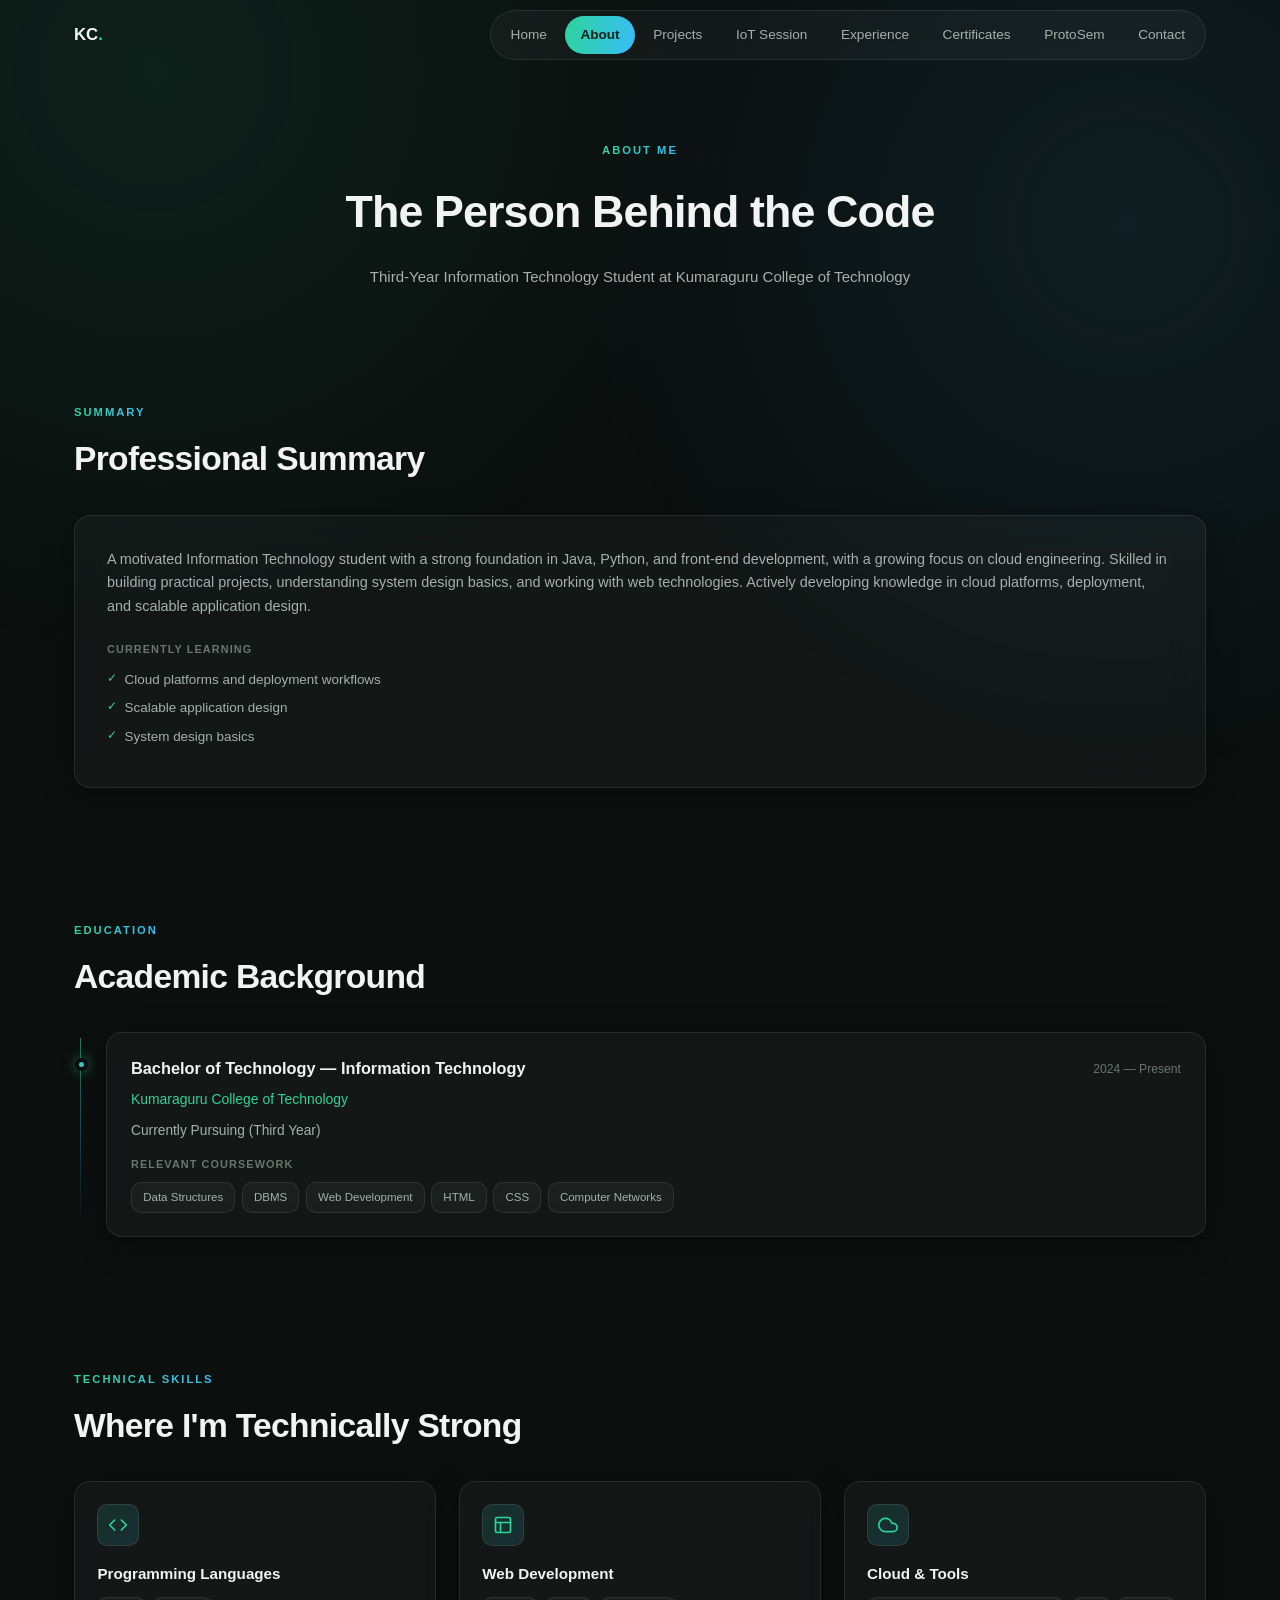
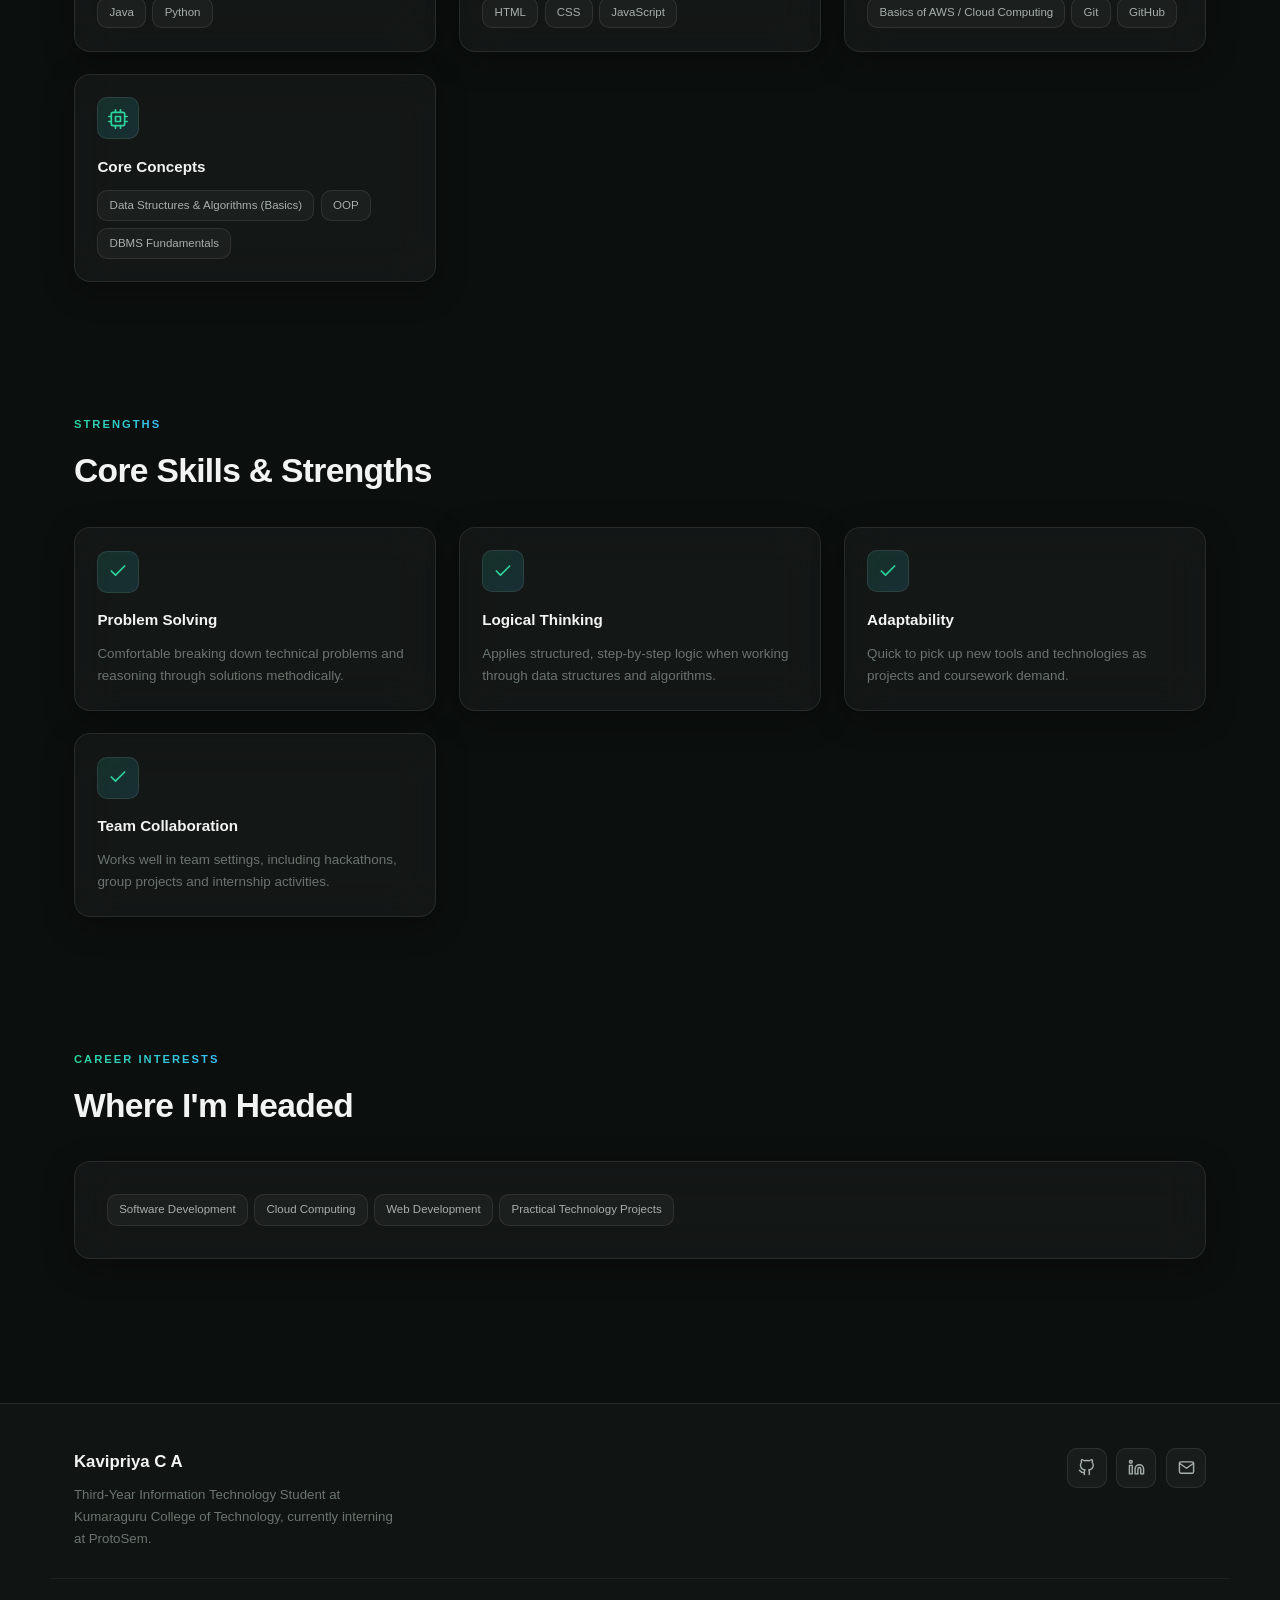
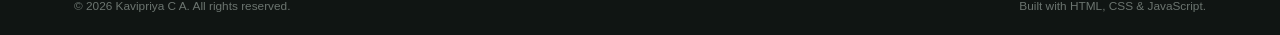
<file: about.html>
<!DOCTYPE html>
<html lang="en">
<head>
<meta charset="UTF-8" />
<meta name="viewport" content="width=device-width, initial-scale=1.0" />
<title>About | Kavipriya C A</title>
<meta name="description" content="About Kavipriya C A — summary, education, technical skills, strengths and career interests." />
<link rel="stylesheet" href="css/style.css" />
</head>
<body>
  <div class="loading-screen" id="loadingScreen"><div class="loader-ring"></div></div>
  <div id="navbar-root"></div>

  <main id="main-content">
    <section class="page-hero" id="page-hero"></section>
    <section class="section" id="summary-section"></section>
    <section class="section" id="education-section"></section>
    <section class="section" id="skills-section"></section>
    <section class="section" id="strengths-section"></section>
    <section class="section" id="interests-section"></section>
  </main>

  <div id="footer-root"></div>
  <button id="backToTop" class="back-to-top" aria-label="Back to top">↑</button>

  <script src="js/profile.js"></script>
  <script src="js/education.js"></script>
  <script src="js/skills.js"></script>
  <script src="js/components.js"></script>
  <script src="js/render-about.js"></script>
  <script src="js/script.js"></script>
</body>
</html>
</file>
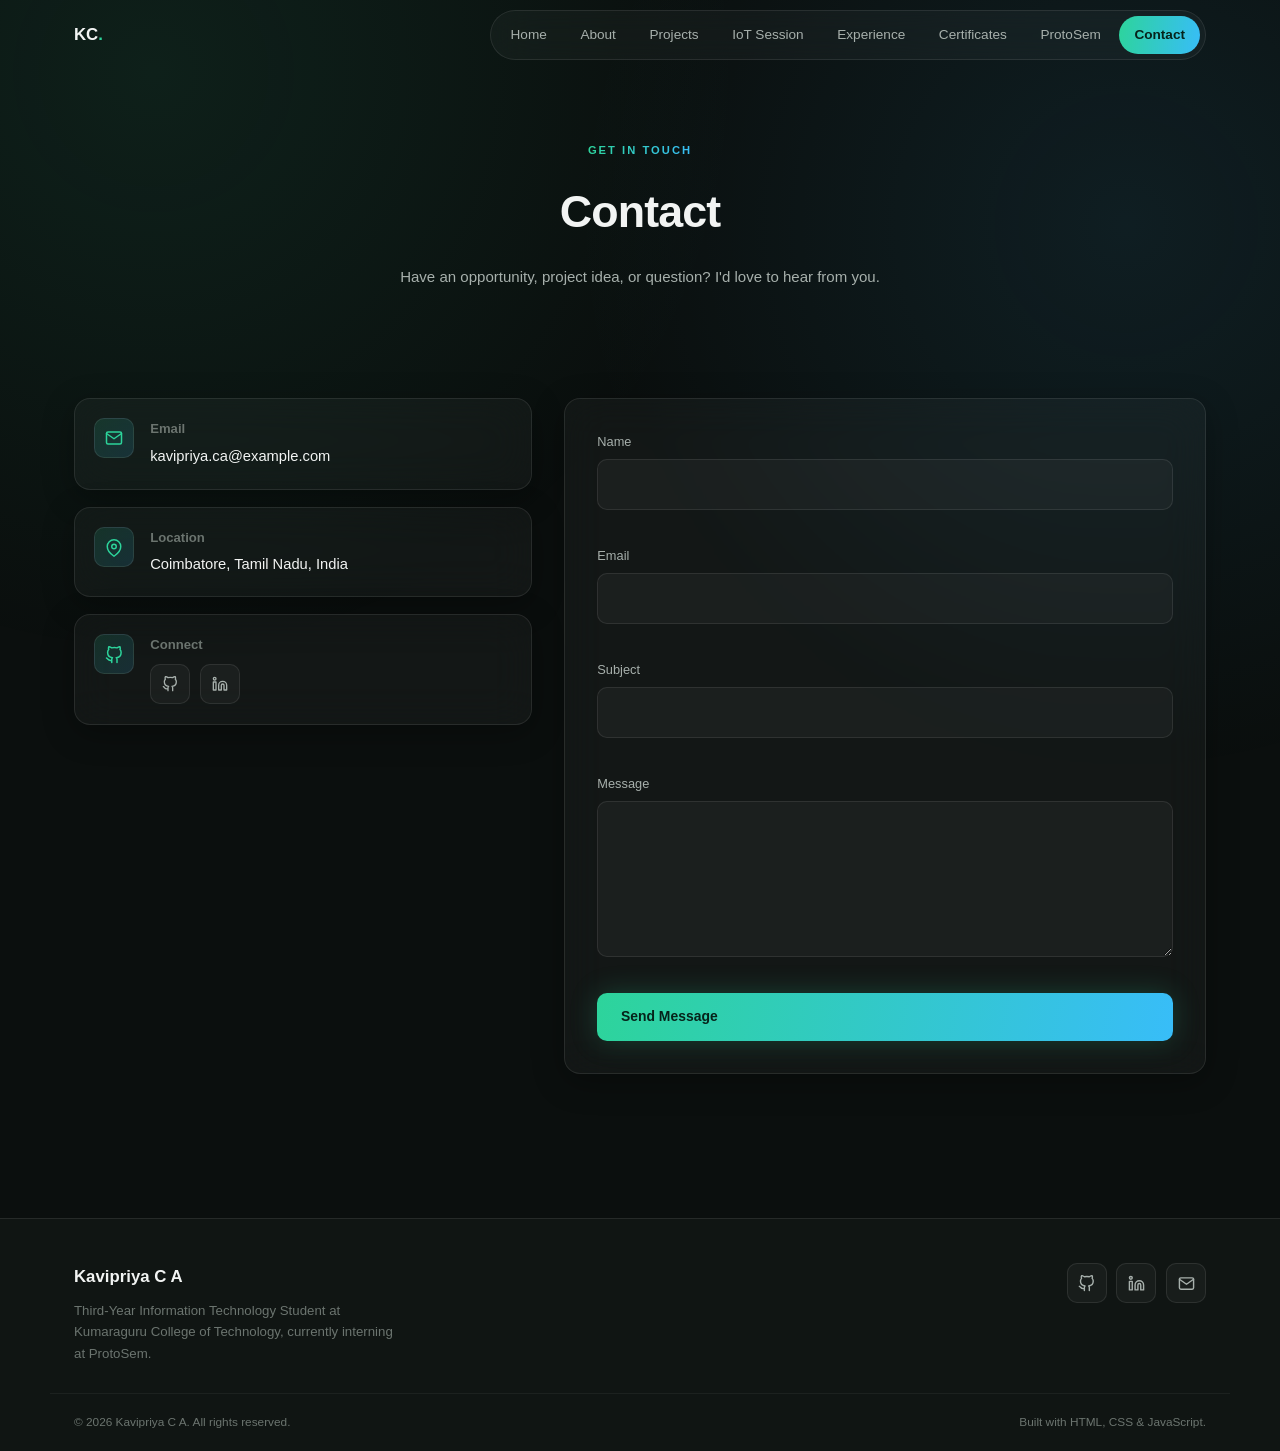
<file: contact.html>
<!DOCTYPE html>
<html lang="en">
<head>
<meta charset="UTF-8" />
<meta name="viewport" content="width=device-width, initial-scale=1.0" />
<title>Contact | Kavipriya C A</title>
<meta name="description" content="Get in touch with Kavipriya C A." />
<link rel="stylesheet" href="css/style.css" />
</head>
<body>
  <div class="loading-screen" id="loadingScreen"><div class="loader-ring"></div></div>
  <div id="navbar-root"></div>

  <main id="main-content">
    <section class="page-hero" id="page-hero"></section>
    <section class="section">
      <div class="contact-grid">
        <div class="contact-info" id="contactInfoRoot"></div>
        <form class="contact-form glass-card" id="contactForm" novalidate>
          <div class="form-group">
            <label for="name">Name</label>
            <input type="text" id="name" name="name" required />
            <span class="form-error" id="nameError" role="alert"></span>
          </div>
          <div class="form-group">
            <label for="email">Email</label>
            <input type="email" id="email" name="email" required />
            <span class="form-error" id="emailError" role="alert"></span>
          </div>
          <div class="form-group">
            <label for="subject">Subject</label>
            <input type="text" id="subject" name="subject" required />
            <span class="form-error" id="subjectError" role="alert"></span>
          </div>
          <div class="form-group">
            <label for="message">Message</label>
            <textarea id="message" name="message" rows="5" required></textarea>
            <span class="form-error" id="messageError" role="alert"></span>
          </div>
          <button type="submit" class="btn btn-primary" id="submitBtn">Send Message</button>
          <p class="form-success" id="formSuccess" hidden>Message sent successfully! I'll get back to you soon.</p>
        </form>
      </div>
    </section>
  </main>

  <div id="footer-root"></div>
  <button id="backToTop" class="back-to-top" aria-label="Back to top">↑</button>

  <script src="js/profile.js"></script>
  <script src="js/components.js"></script>
  <script src="js/render-contact.js"></script>
  <script src="js/script.js"></script>
</body>
</html>
</file>
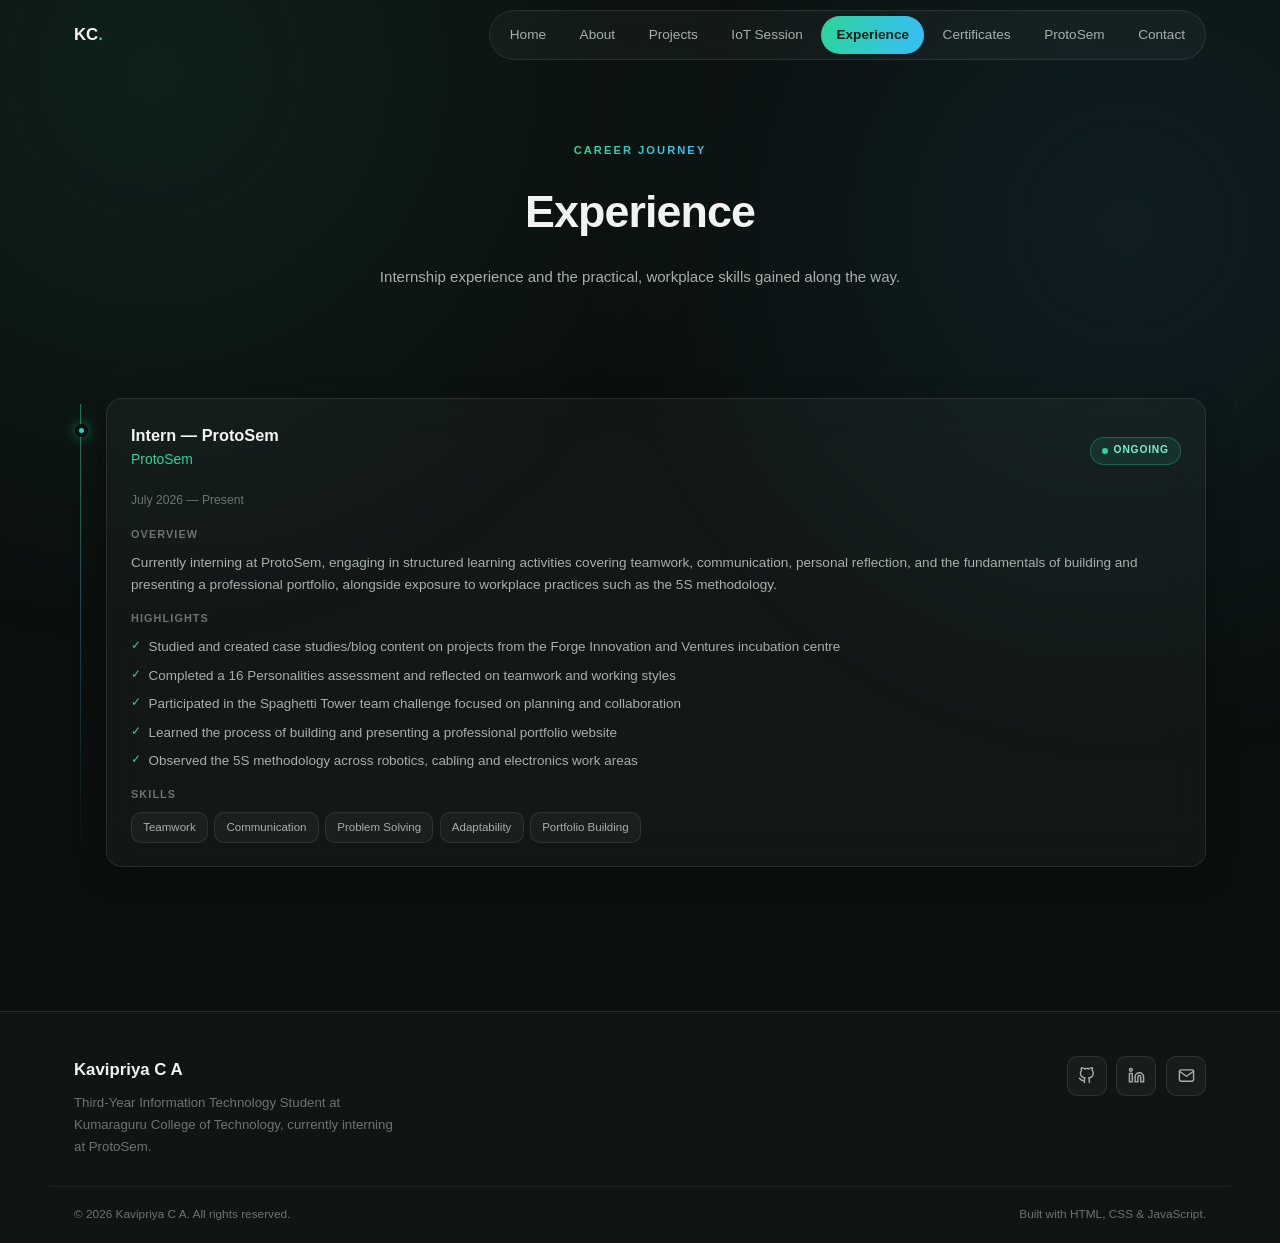
<file: experience.html>
<!DOCTYPE html>
<html lang="en">
<head>
<meta charset="UTF-8" />
<meta name="viewport" content="width=device-width, initial-scale=1.0" />
<title>Experience | Kavipriya C A</title>
<meta name="description" content="Professional experience timeline of Kavipriya C A, including her internship at ProtoSem." />
<link rel="stylesheet" href="css/style.css" />
</head>
<body>
  <div class="loading-screen" id="loadingScreen"><div class="loader-ring"></div></div>
  <div id="navbar-root"></div>

  <main id="main-content">
    <section class="page-hero" id="page-hero"></section>
    <section class="section">
      <div class="timeline" id="experienceRoot"></div>
    </section>
  </main>

  <div id="footer-root"></div>
  <button id="backToTop" class="back-to-top" aria-label="Back to top">↑</button>

  <script src="js/profile.js"></script>
  <script src="js/experience.js"></script>
  <script src="js/components.js"></script>
  <script src="js/render-experience.js"></script>
  <script src="js/script.js"></script>
</body>
</html>
</file>
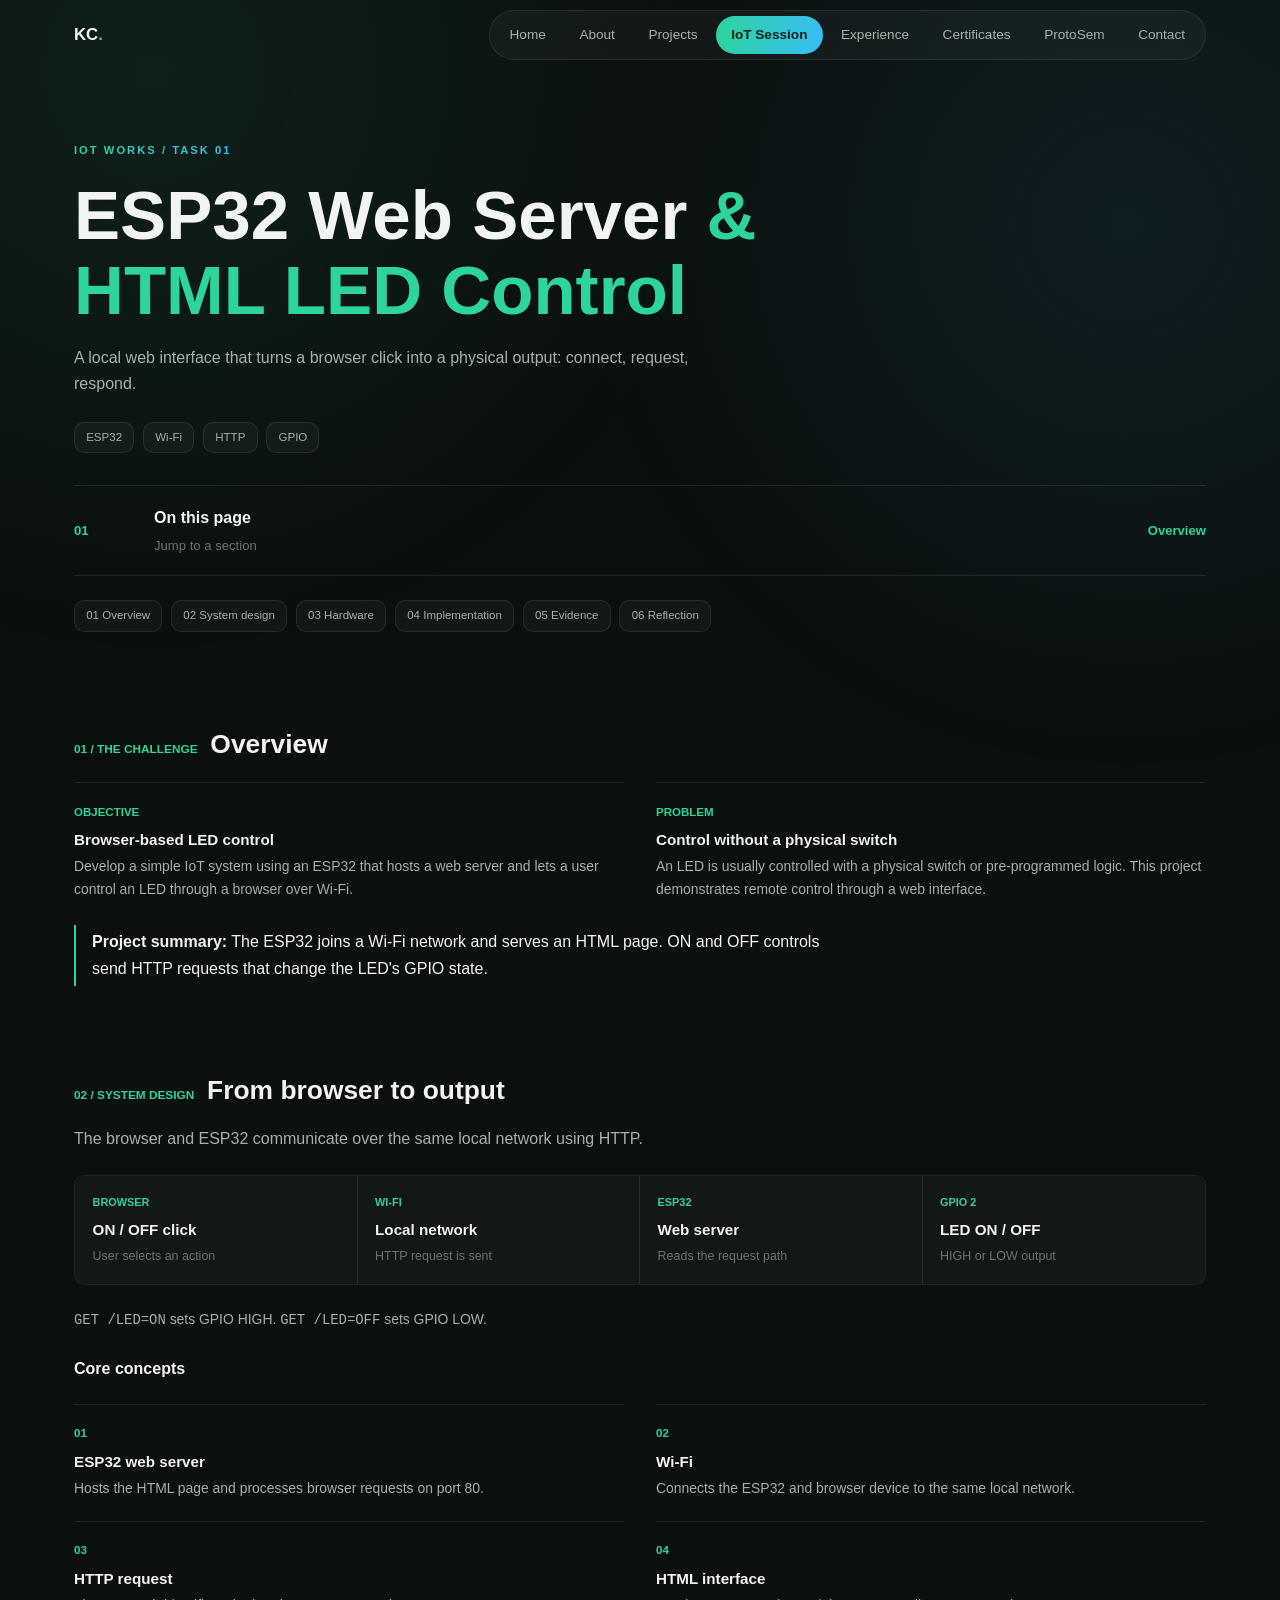
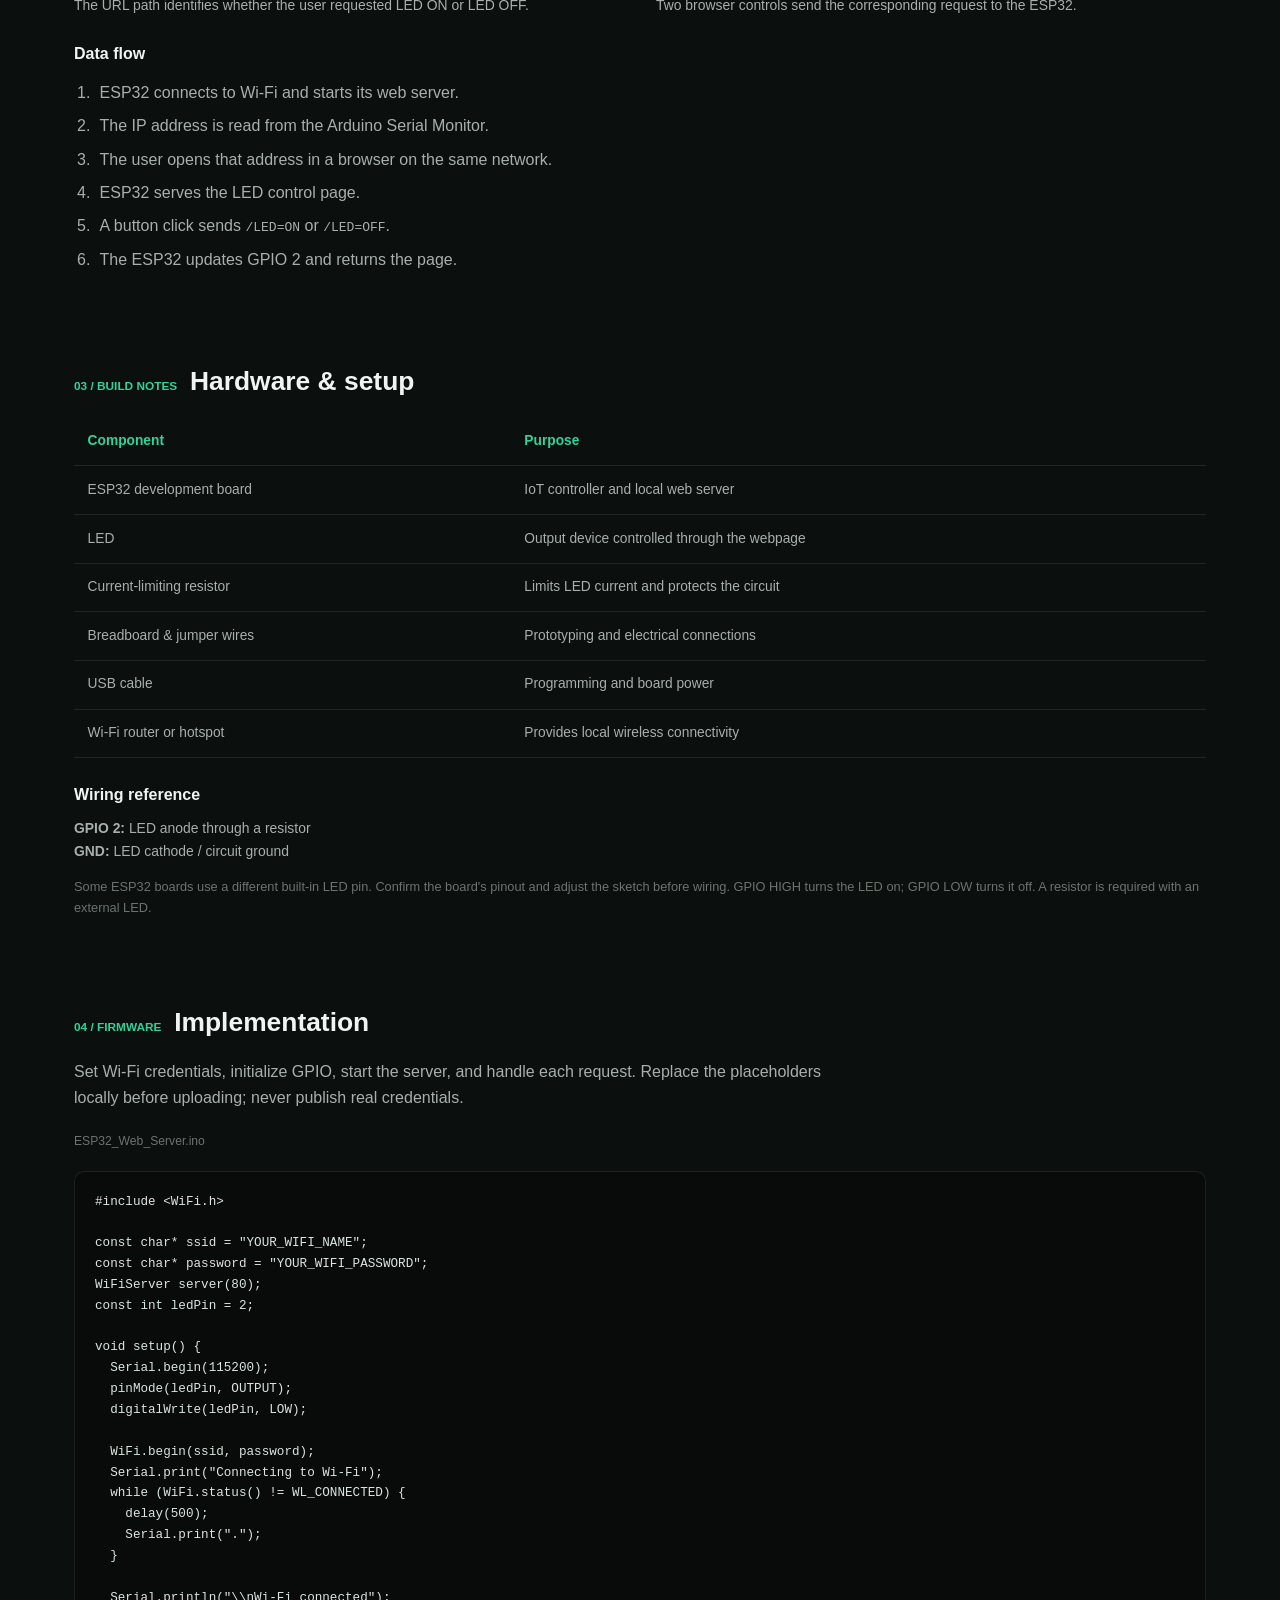
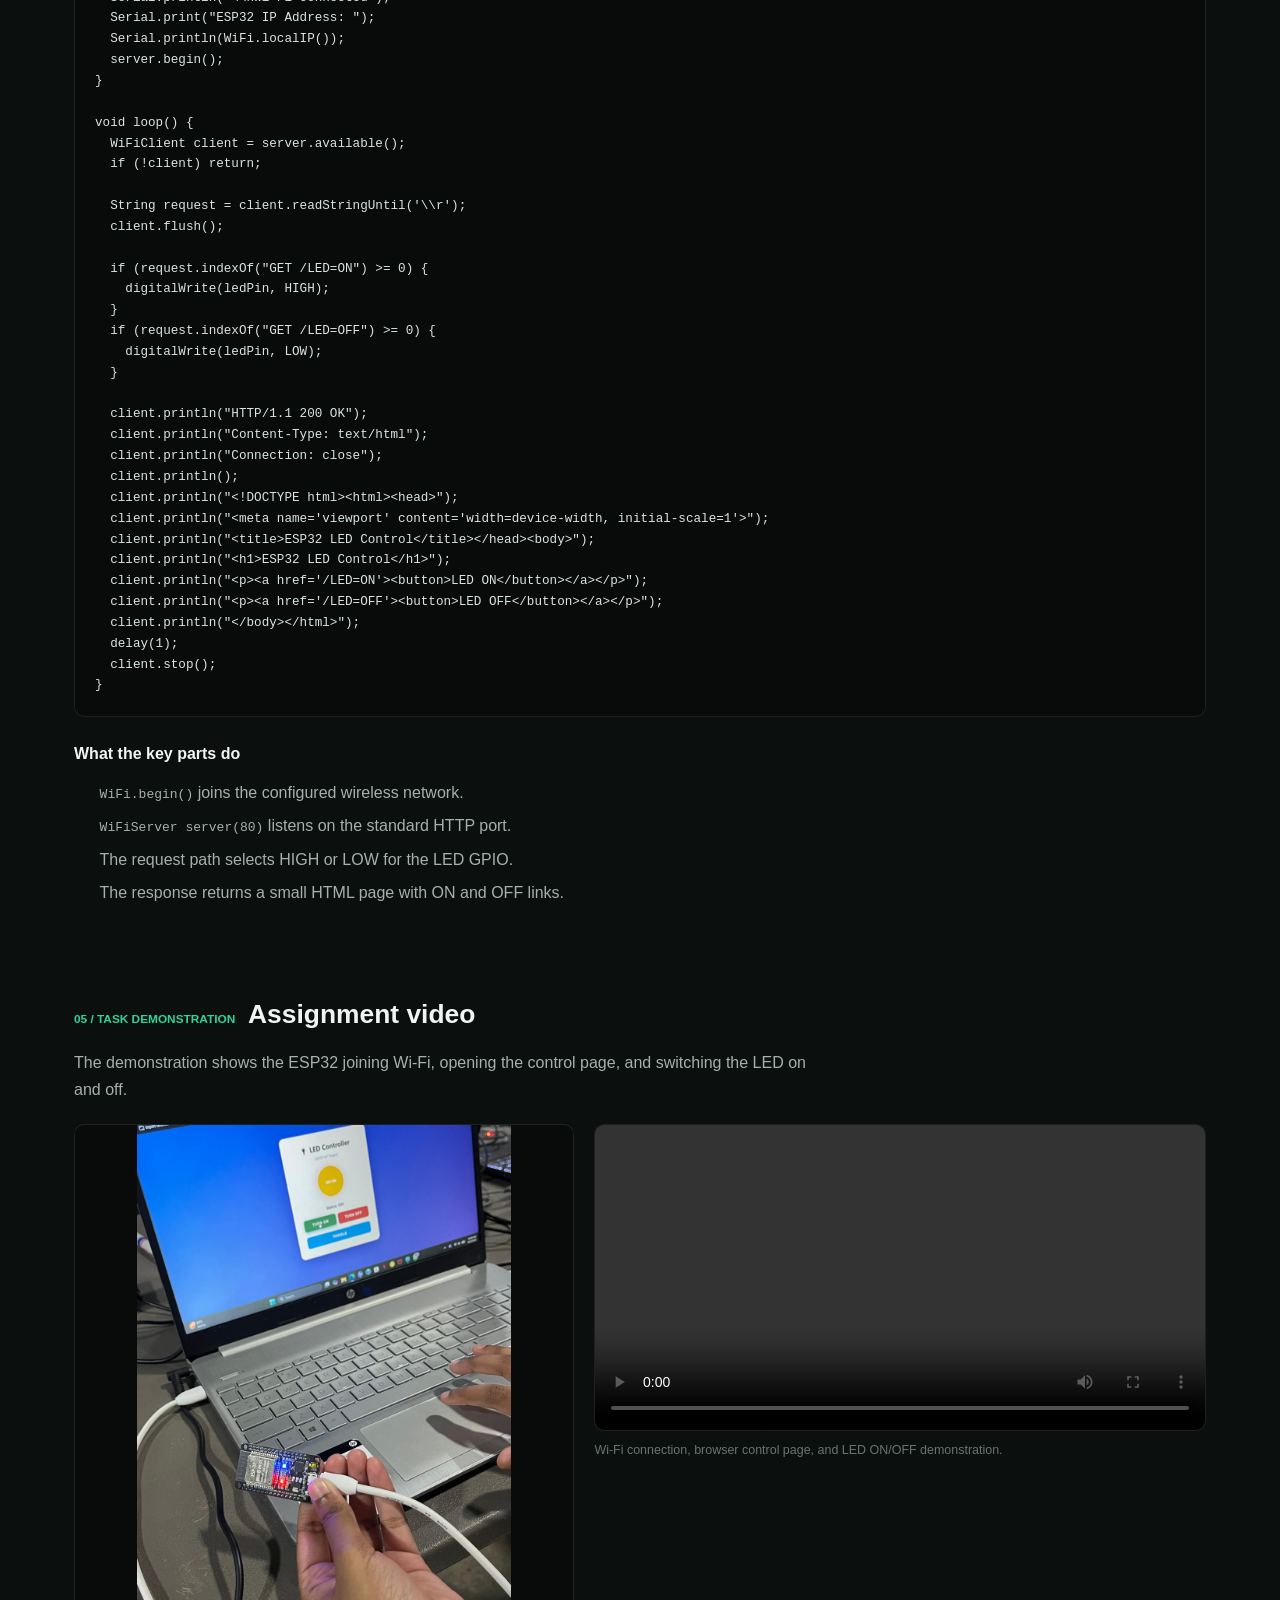
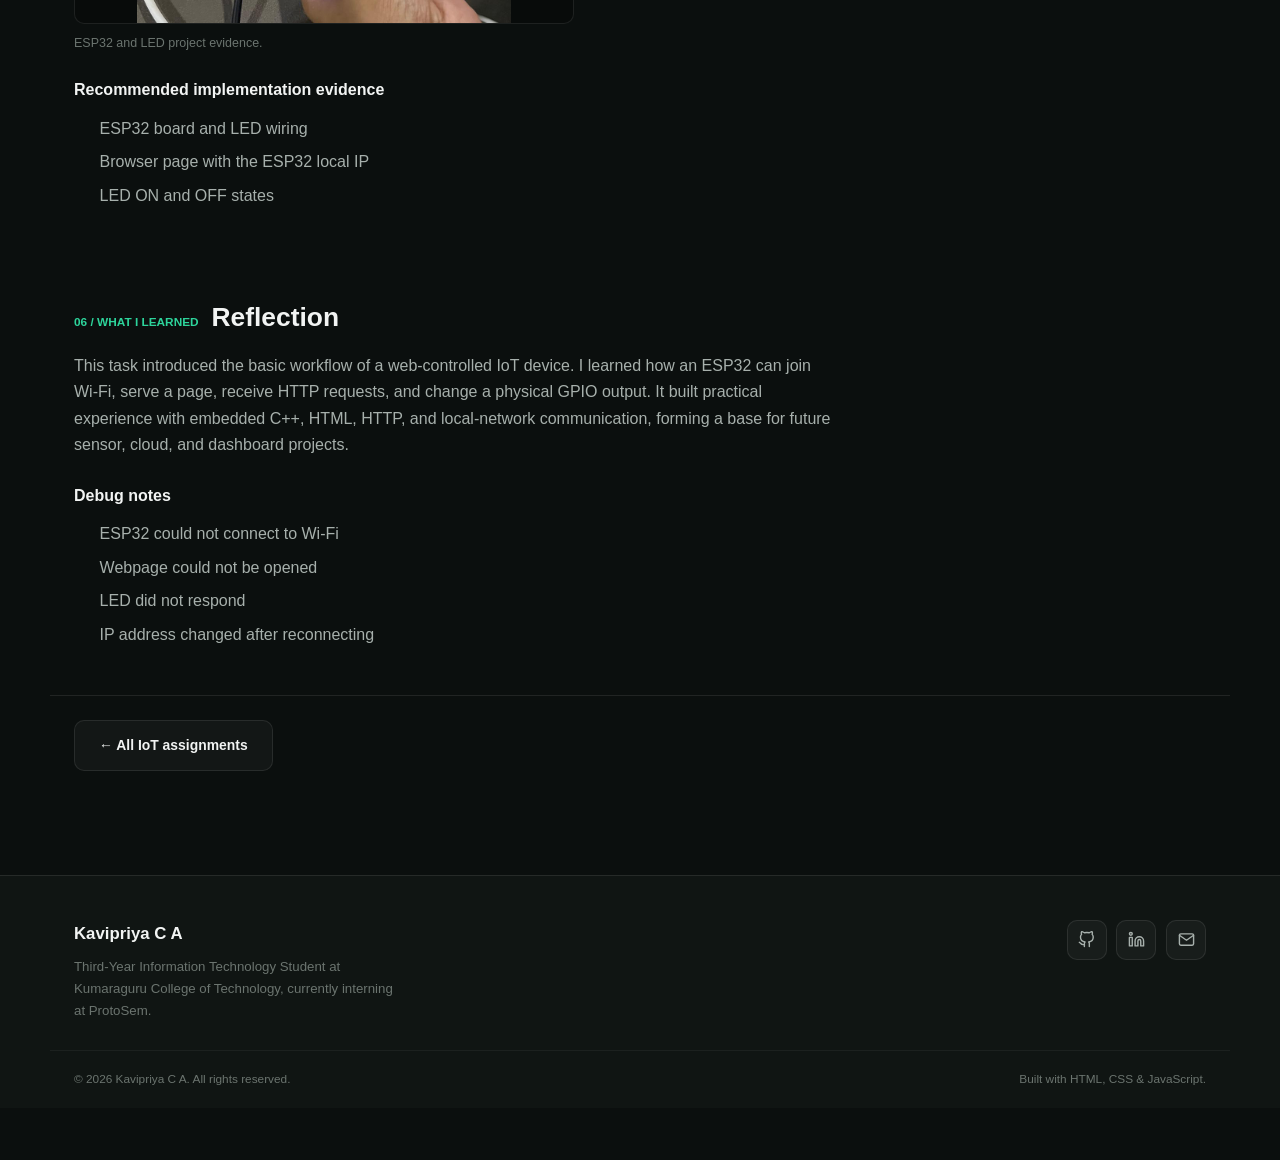
<file: iot-task-1.html>
<!DOCTYPE html>
<html lang="en">
<head>
<meta charset="UTF-8" />
<meta name="viewport" content="width=device-width, initial-scale=1.0" />
<title>ESP32 Web Server &amp; HTML LED Control | Kavipriya C A</title>
<meta name="description" content="An ESP32 hosts a local web page that controls an LED over Wi-Fi using HTTP requests and GPIO." />
<link rel="stylesheet" href="css/style.css" />
</head>
<body>
  <div class="loading-screen" id="loadingScreen"><div class="loader-ring"></div></div>
  <div id="navbar-root"></div>

  <main id="main-content">
    <header class="iot-hero">
      <span class="eyebrow">IoT works / Task 01</span>
      <h1>ESP32 Web Server <span>&amp; HTML LED Control</span></h1>
      <p>A local web interface that turns a browser click into a physical output: connect, request, respond.</p>
      <div class="iot-meta" aria-label="Technologies">
        <span class="tag">ESP32</span><span class="tag">Wi-Fi</span><span class="tag">HTTP</span><span class="tag">GPIO</span>
      </div>
      <nav class="iot-assignment-list" aria-label="On this page" style="margin-top:2rem;">
        <div class="iot-assignment">
          <span class="iot-assignment-number">01</span>
          <div><h3>On this page</h3><p>Jump to a section</p></div>
          <span class="iot-assignment-link">Overview</span>
        </div>
        <div class="iot-meta">
          <a class="tag" href="#overview">01 Overview</a>
          <a class="tag" href="#system">02 System design</a>
          <a class="tag" href="#hardware">03 Hardware</a>
          <a class="tag" href="#implementation">04 Implementation</a>
          <a class="tag" href="#evidence">05 Evidence</a>
          <a class="tag" href="#reflection">06 Reflection</a>
        </div>
      </nav>
    </header>

    <section class="iot-section" id="overview">
      <div class="iot-section-heading"><span>01 / THE CHALLENGE</span><h2>Overview</h2></div>
      <div class="iot-concepts">
        <div class="iot-concept"><span>OBJECTIVE</span><h3>Browser-based LED control</h3><p>Develop a simple IoT system using an ESP32 that hosts a web server and lets a user control an LED through a browser over Wi-Fi.</p></div>
        <div class="iot-concept"><span>PROBLEM</span><h3>Control without a physical switch</h3><p>An LED is usually controlled with a physical switch or pre-programmed logic. This project demonstrates remote control through a web interface.</p></div>
      </div>
      <p class="iot-summary"><strong>Project summary:</strong> The ESP32 joins a Wi-Fi network and serves an HTML page. ON and OFF controls send HTTP requests that change the LED's GPIO state.</p>
    </section>

    <section class="iot-section" id="system">
      <div class="iot-section-heading"><span>02 / SYSTEM DESIGN</span><h2>From browser to output</h2></div>
      <p class="iot-intro">The browser and ESP32 communicate over the same local network using HTTP.</p>
      <div class="iot-flow" aria-label="Browser to Wi-Fi to ESP32 web server to LED GPIO">
        <div class="iot-flow-step"><span>Browser</span><strong>ON / OFF click</strong><p>User selects an action</p></div>
        <div class="iot-flow-step"><span>Wi-Fi</span><strong>Local network</strong><p>HTTP request is sent</p></div>
        <div class="iot-flow-step"><span>ESP32</span><strong>Web server</strong><p>Reads the request path</p></div>
        <div class="iot-flow-step"><span>GPIO 2</span><strong>LED ON / OFF</strong><p>HIGH or LOW output</p></div>
      </div>
      <p class="iot-copy"><code>GET /LED=ON</code> sets GPIO HIGH. <code>GET /LED=OFF</code> sets GPIO LOW.</p>
      <h3 class="iot-subheading">Core concepts</h3>
      <div class="iot-concepts">
        <div class="iot-concept"><span>01</span><h3>ESP32 web server</h3><p>Hosts the HTML page and processes browser requests on port 80.</p></div>
        <div class="iot-concept"><span>02</span><h3>Wi-Fi</h3><p>Connects the ESP32 and browser device to the same local network.</p></div>
        <div class="iot-concept"><span>03</span><h3>HTTP request</h3><p>The URL path identifies whether the user requested LED ON or LED OFF.</p></div>
        <div class="iot-concept"><span>04</span><h3>HTML interface</h3><p>Two browser controls send the corresponding request to the ESP32.</p></div>
      </div>
      <h3 class="iot-subheading">Data flow</h3>
      <ol class="iot-steps">
        <li>ESP32 connects to Wi-Fi and starts its web server.</li>
        <li>The IP address is read from the Arduino Serial Monitor.</li>
        <li>The user opens that address in a browser on the same network.</li>
        <li>ESP32 serves the LED control page.</li>
        <li>A button click sends <code>/LED=ON</code> or <code>/LED=OFF</code>.</li>
        <li>The ESP32 updates GPIO 2 and returns the page.</li>
      </ol>
    </section>

    <section class="iot-section" id="hardware">
      <div class="iot-section-heading"><span>03 / BUILD NOTES</span><h2>Hardware &amp; setup</h2></div>
      <div class="iot-table-wrap">
        <table class="iot-table">
          <thead><tr><th scope="col">Component</th><th scope="col">Purpose</th></tr></thead>
          <tbody>
            <tr><td>ESP32 development board</td><td>IoT controller and local web server</td></tr>
            <tr><td>LED</td><td>Output device controlled through the webpage</td></tr>
            <tr><td>Current-limiting resistor</td><td>Limits LED current and protects the circuit</td></tr>
            <tr><td>Breadboard &amp; jumper wires</td><td>Prototyping and electrical connections</td></tr>
            <tr><td>USB cable</td><td>Programming and board power</td></tr>
            <tr><td>Wi-Fi router or hotspot</td><td>Provides local wireless connectivity</td></tr>
          </tbody>
        </table>
      </div>
      <h3 class="iot-subheading">Wiring reference</h3>
      <p class="iot-copy"><strong>GPIO 2:</strong> LED anode through a resistor<br /><strong>GND:</strong> LED cathode / circuit ground</p>
      <p class="iot-note">Some ESP32 boards use a different built-in LED pin. Confirm the board's pinout and adjust the sketch before wiring. GPIO HIGH turns the LED on; GPIO LOW turns it off. A resistor is required with an external LED.</p>
    </section>

    <section class="iot-section" id="implementation">
      <div class="iot-section-heading"><span>04 / FIRMWARE</span><h2>Implementation</h2></div>
      <p class="iot-intro">Set Wi-Fi credentials, initialize GPIO, start the server, and handle each request. Replace the placeholders locally before uploading; never publish real credentials.</p>
      <p class="iot-code-label">ESP32_Web_Server.ino</p>
      <pre class="iot-code"><code>#include &lt;WiFi.h&gt;

const char* ssid = "YOUR_WIFI_NAME";
const char* password = "YOUR_WIFI_PASSWORD";
WiFiServer server(80);
const int ledPin = 2;

void setup() {
  Serial.begin(115200);
  pinMode(ledPin, OUTPUT);
  digitalWrite(ledPin, LOW);

  WiFi.begin(ssid, password);
  Serial.print("Connecting to Wi-Fi");
  while (WiFi.status() != WL_CONNECTED) {
    delay(500);
    Serial.print(".");
  }

  Serial.println("\\nWi-Fi connected");
  Serial.print("ESP32 IP Address: ");
  Serial.println(WiFi.localIP());
  server.begin();
}

void loop() {
  WiFiClient client = server.available();
  if (!client) return;

  String request = client.readStringUntil('\\r');
  client.flush();

  if (request.indexOf("GET /LED=ON") &gt;= 0) {
    digitalWrite(ledPin, HIGH);
  }
  if (request.indexOf("GET /LED=OFF") &gt;= 0) {
    digitalWrite(ledPin, LOW);
  }

  client.println("HTTP/1.1 200 OK");
  client.println("Content-Type: text/html");
  client.println("Connection: close");
  client.println();
  client.println("&lt;!DOCTYPE html&gt;&lt;html&gt;&lt;head&gt;");
  client.println("&lt;meta name='viewport' content='width=device-width, initial-scale=1'&gt;");
  client.println("&lt;title&gt;ESP32 LED Control&lt;/title&gt;&lt;/head&gt;&lt;body&gt;");
  client.println("&lt;h1&gt;ESP32 LED Control&lt;/h1&gt;");
  client.println("&lt;p&gt;&lt;a href='/LED=ON'&gt;&lt;button&gt;LED ON&lt;/button&gt;&lt;/a&gt;&lt;/p&gt;");
  client.println("&lt;p&gt;&lt;a href='/LED=OFF'&gt;&lt;button&gt;LED OFF&lt;/button&gt;&lt;/a&gt;&lt;/p&gt;");
  client.println("&lt;/body&gt;&lt;/html&gt;");
  delay(1);
  client.stop();
}</code></pre>
      <h3 class="iot-subheading">What the key parts do</h3>
      <ul class="iot-steps">
        <li><code>WiFi.begin()</code> joins the configured wireless network.</li>
        <li><code>WiFiServer server(80)</code> listens on the standard HTTP port.</li>
        <li>The request path selects HIGH or LOW for the LED GPIO.</li>
        <li>The response returns a small HTML page with ON and OFF links.</li>
      </ul>
    </section>

    <section class="iot-section" id="evidence">
      <div class="iot-section-heading"><span>05 / TASK DEMONSTRATION</span><h2>Assignment video</h2></div>
      <p class="iot-intro">The demonstration shows the ESP32 joining Wi-Fi, opening the control page, and switching the LED on and off.</p>
      <div class="iot-media">
        <figure>
          <img src="IOT%20IMAGES%20N%20VIDS/ASSIGNMENT%201%20PICS.jpeg" alt="ESP32 Assignment 1 project evidence" loading="lazy" />
          <figcaption>ESP32 and LED project evidence.</figcaption>
        </figure>
        <figure>
          <video controls preload="metadata" playsinline>
            <source src="IOT%20IMAGES%20N%20VIDS/ASSIGNMENT%201.mp4" type="video/mp4" />
            Your browser does not support embedded video. <a href="IOT%20IMAGES%20N%20VIDS/ASSIGNMENT%201.mp4">Open the assignment video</a>.
          </video>
          <figcaption>Wi-Fi connection, browser control page, and LED ON/OFF demonstration.</figcaption>
        </figure>
      </div>
      <h3 class="iot-subheading">Recommended implementation evidence</h3>
      <ul class="iot-steps">
        <li>ESP32 board and LED wiring</li>
        <li>Browser page with the ESP32 local IP</li>
        <li>LED ON and OFF states</li>
      </ul>
    </section>

    <section class="iot-section" id="reflection">
      <div class="iot-section-heading"><span>06 / WHAT I LEARNED</span><h2>Reflection</h2></div>
      <p class="iot-intro">This task introduced the basic workflow of a web-controlled IoT device. I learned how an ESP32 can join Wi-Fi, serve a page, receive HTTP requests, and change a physical GPIO output. It built practical experience with embedded C++, HTML, HTTP, and local-network communication, forming a base for future sensor, cloud, and dashboard projects.</p>
      <h3 class="iot-subheading">Debug notes</h3>
      <ul class="iot-steps">
        <li>ESP32 could not connect to Wi-Fi</li>
        <li>Webpage could not be opened</li>
        <li>LED did not respond</li>
        <li>IP address changed after reconnecting</li>
      </ul>
    </section>

    <nav class="iot-bottom-nav" aria-label="Assignment navigation">
      <a class="btn btn-outline" href="iot.html">&larr; All IoT assignments</a>
    </nav>
  </main>

  <div id="footer-root"></div>
  <button id="backToTop" class="back-to-top" aria-label="Back to top">&uarr;</button>
  <script src="js/profile.js"></script>
  <script src="js/components.js"></script>
  <script src="js/render-iot.js"></script>
  <script src="js/script.js"></script>
</body>
</html>
</file>
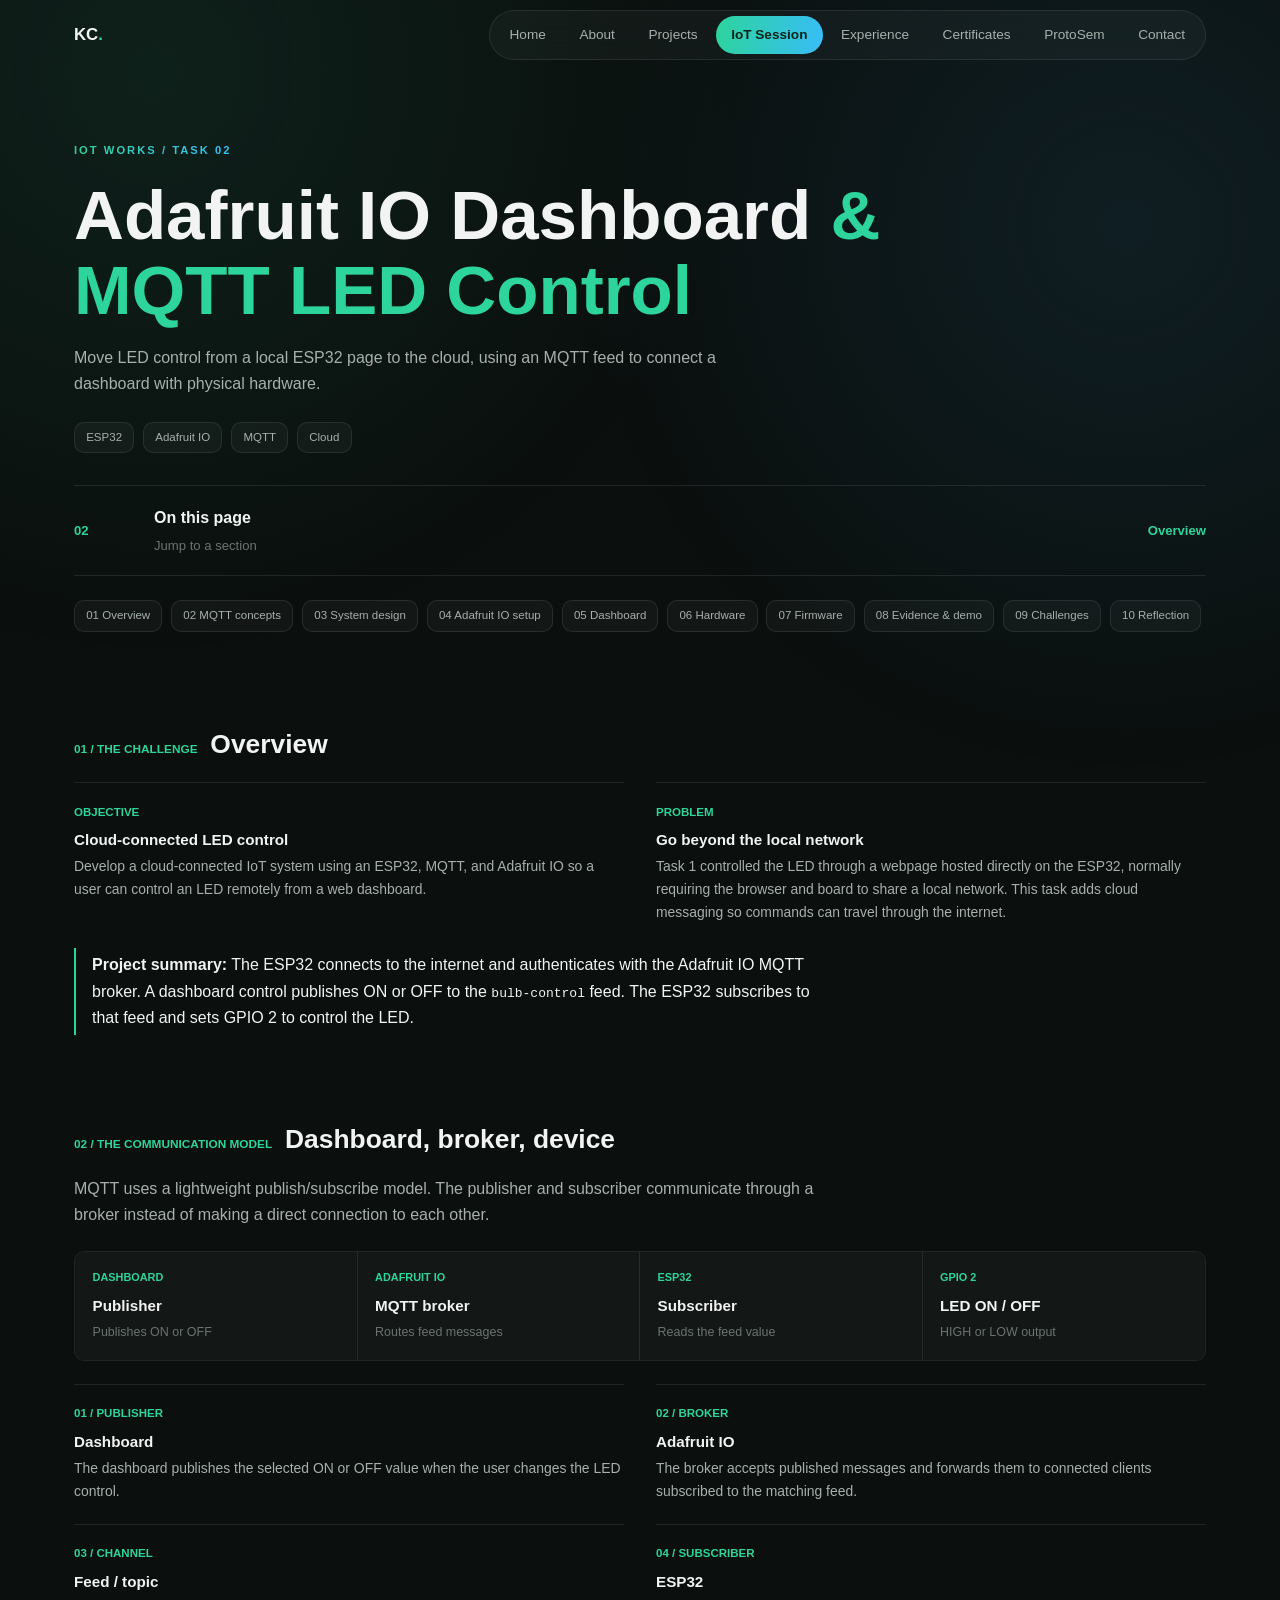
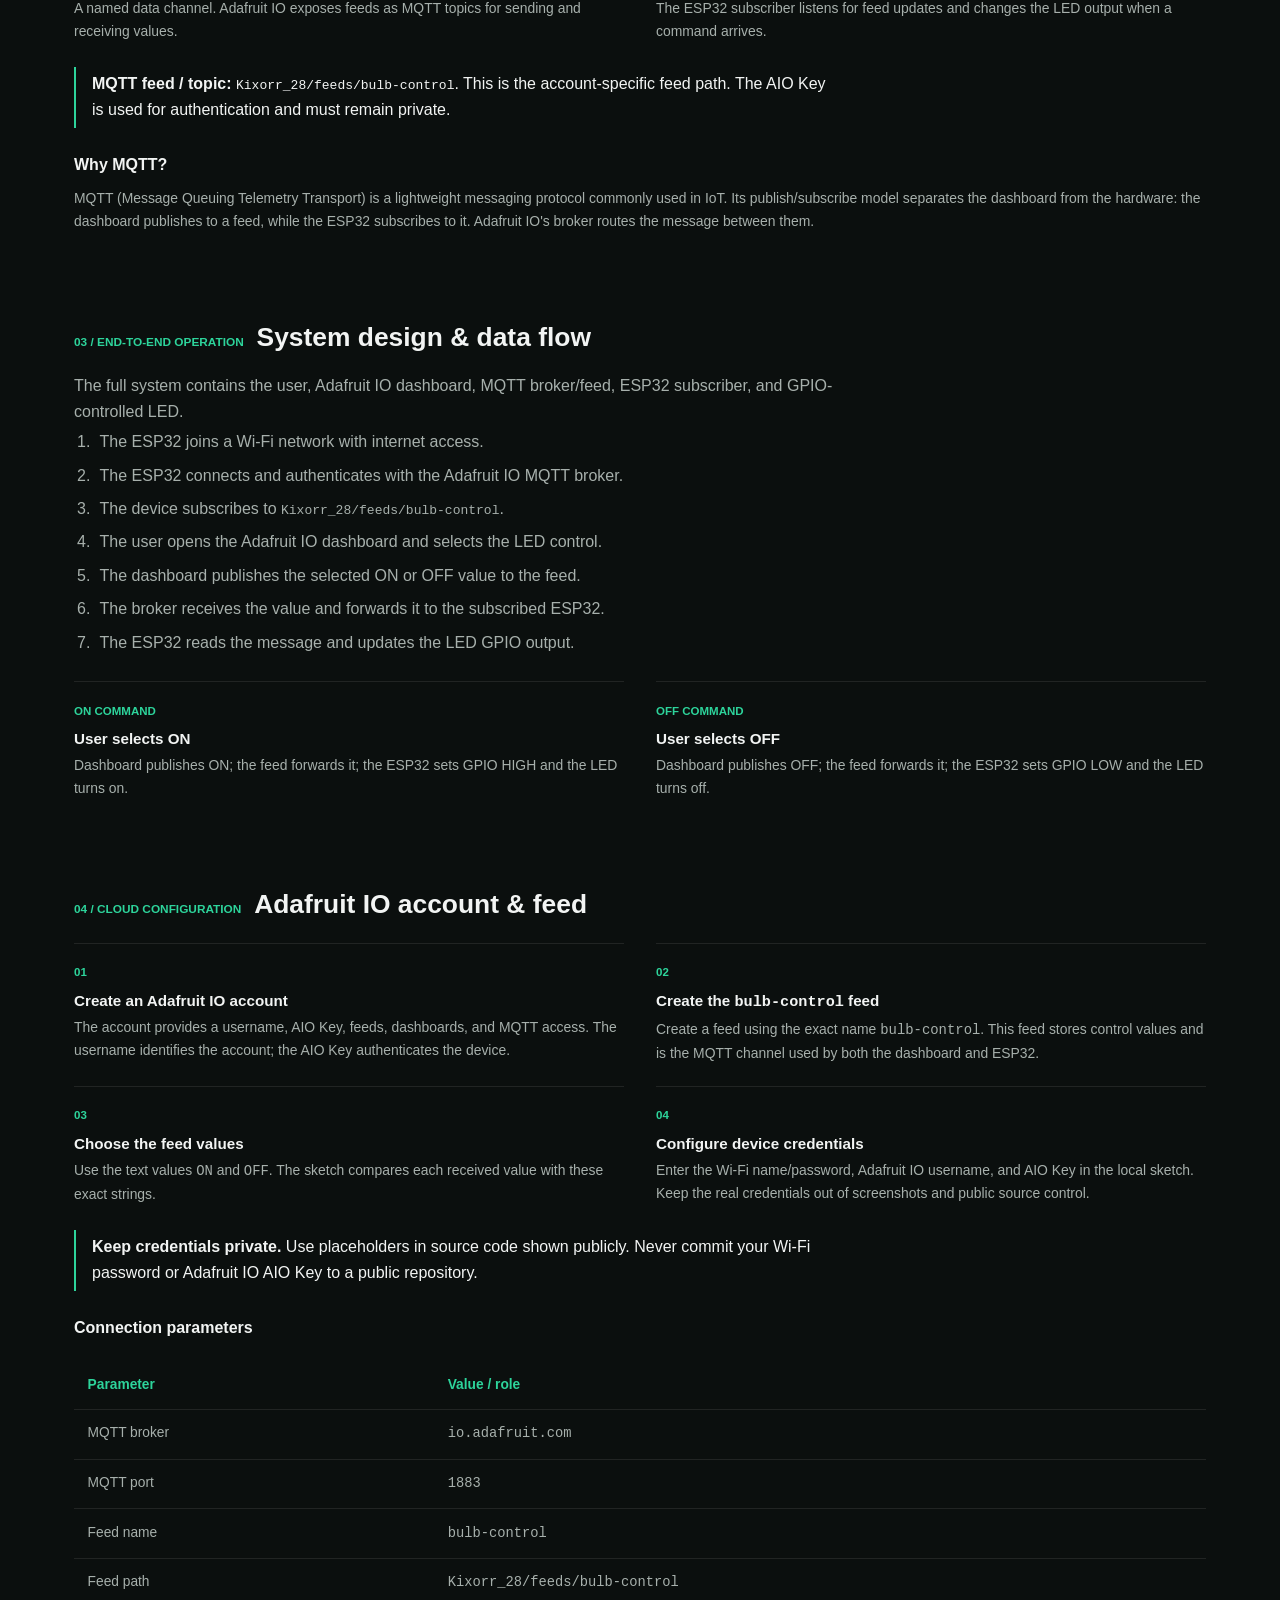
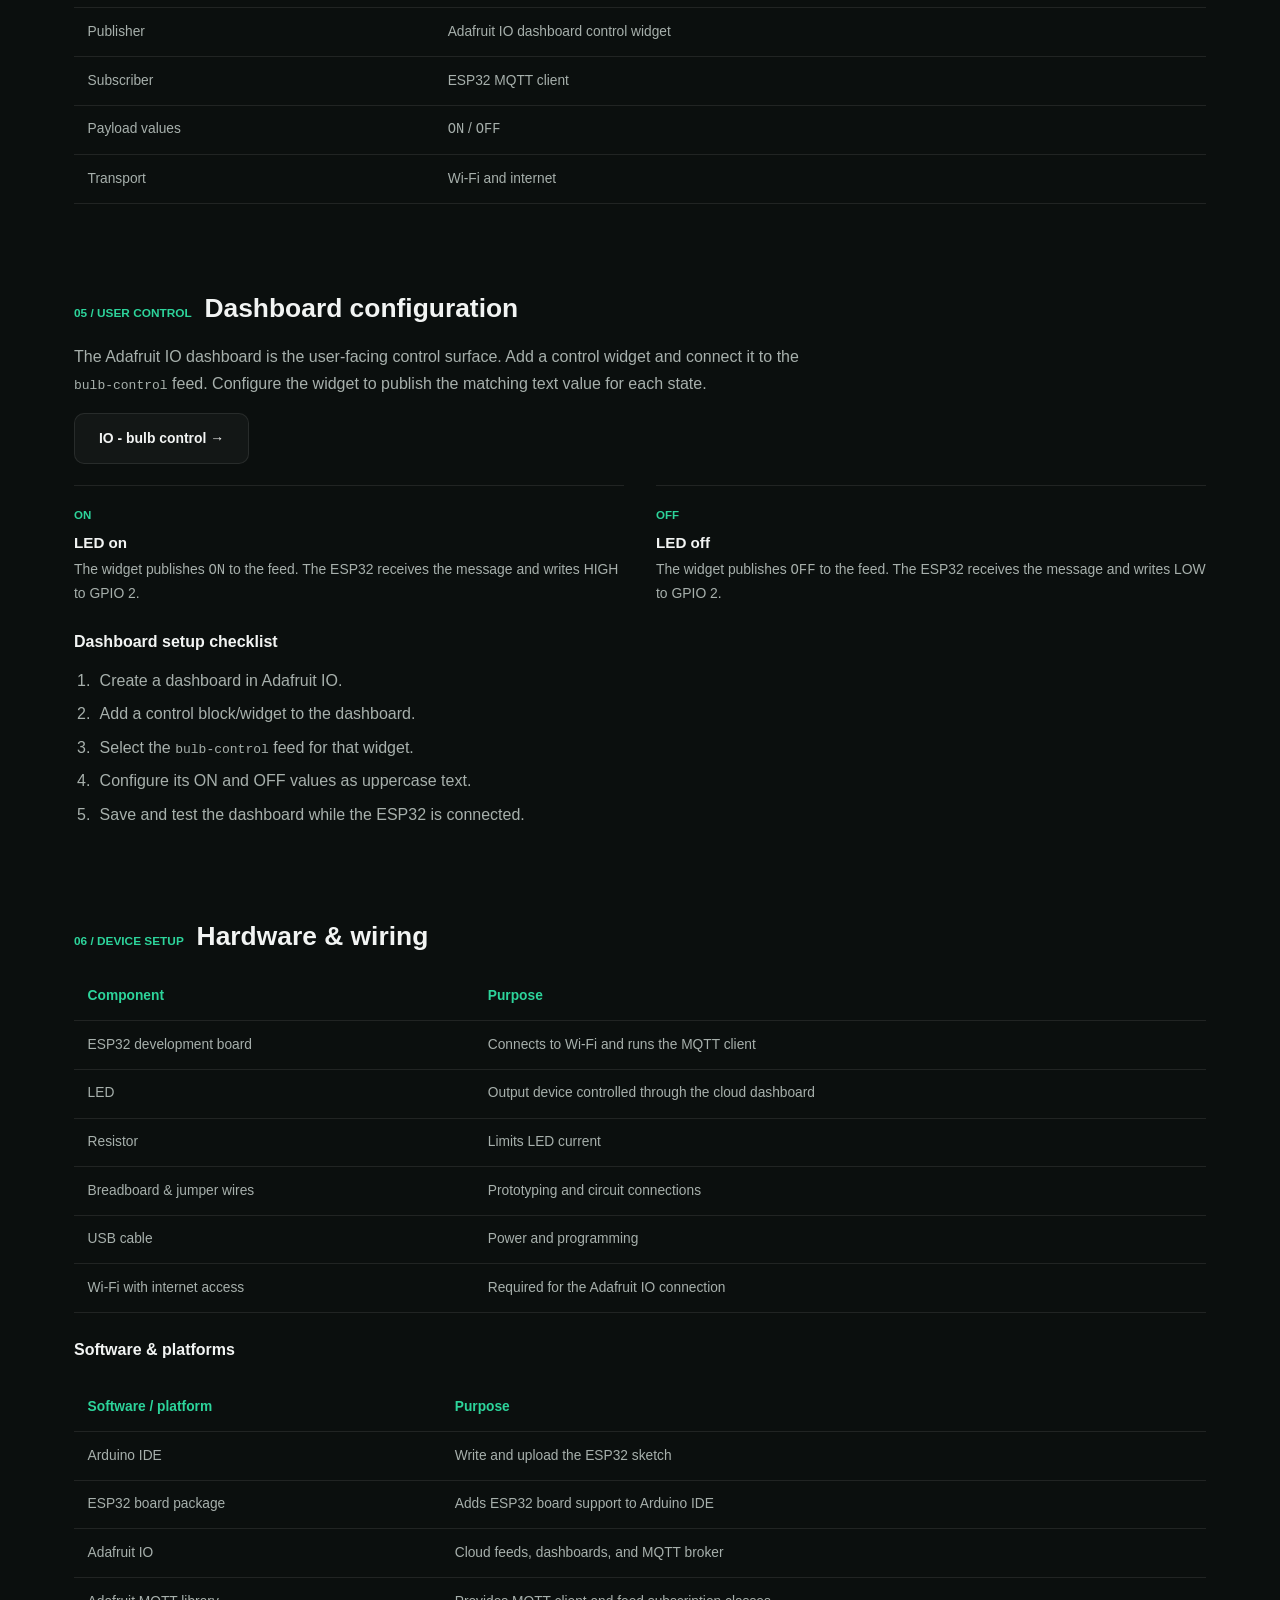
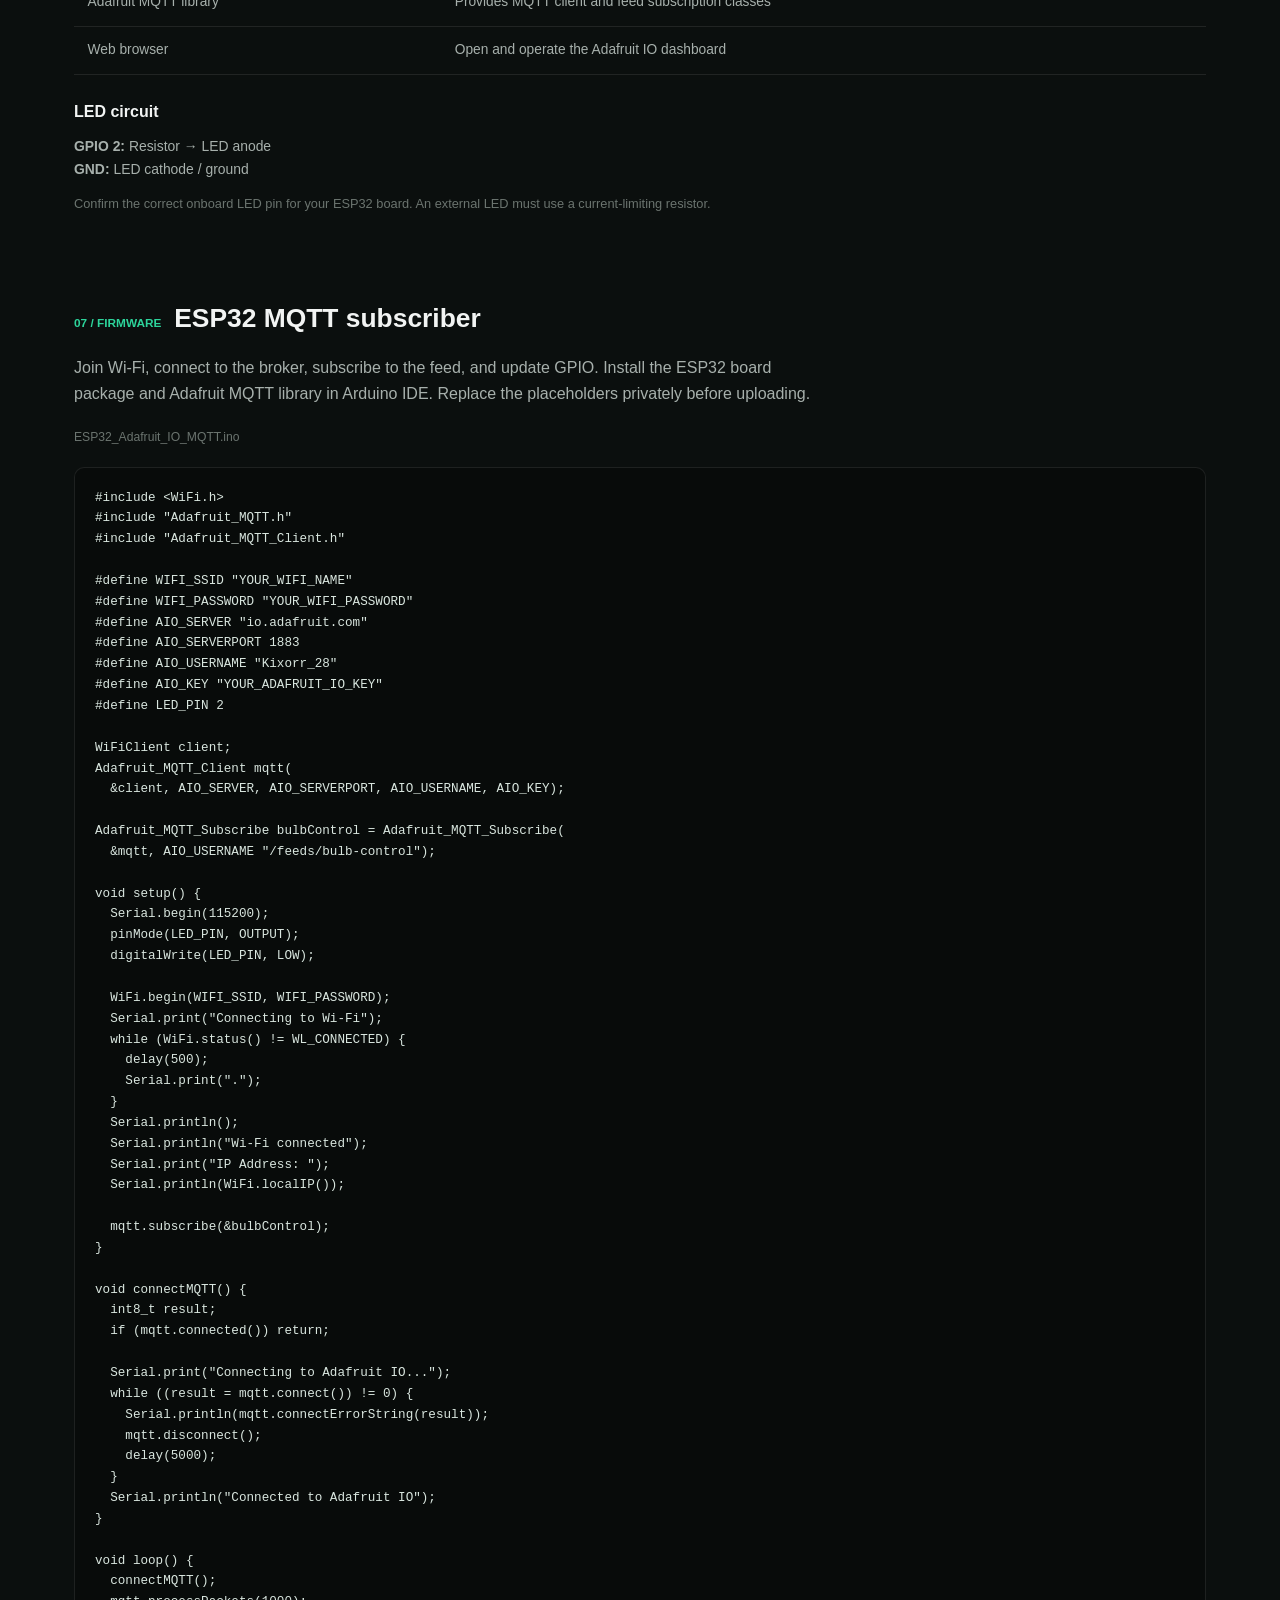
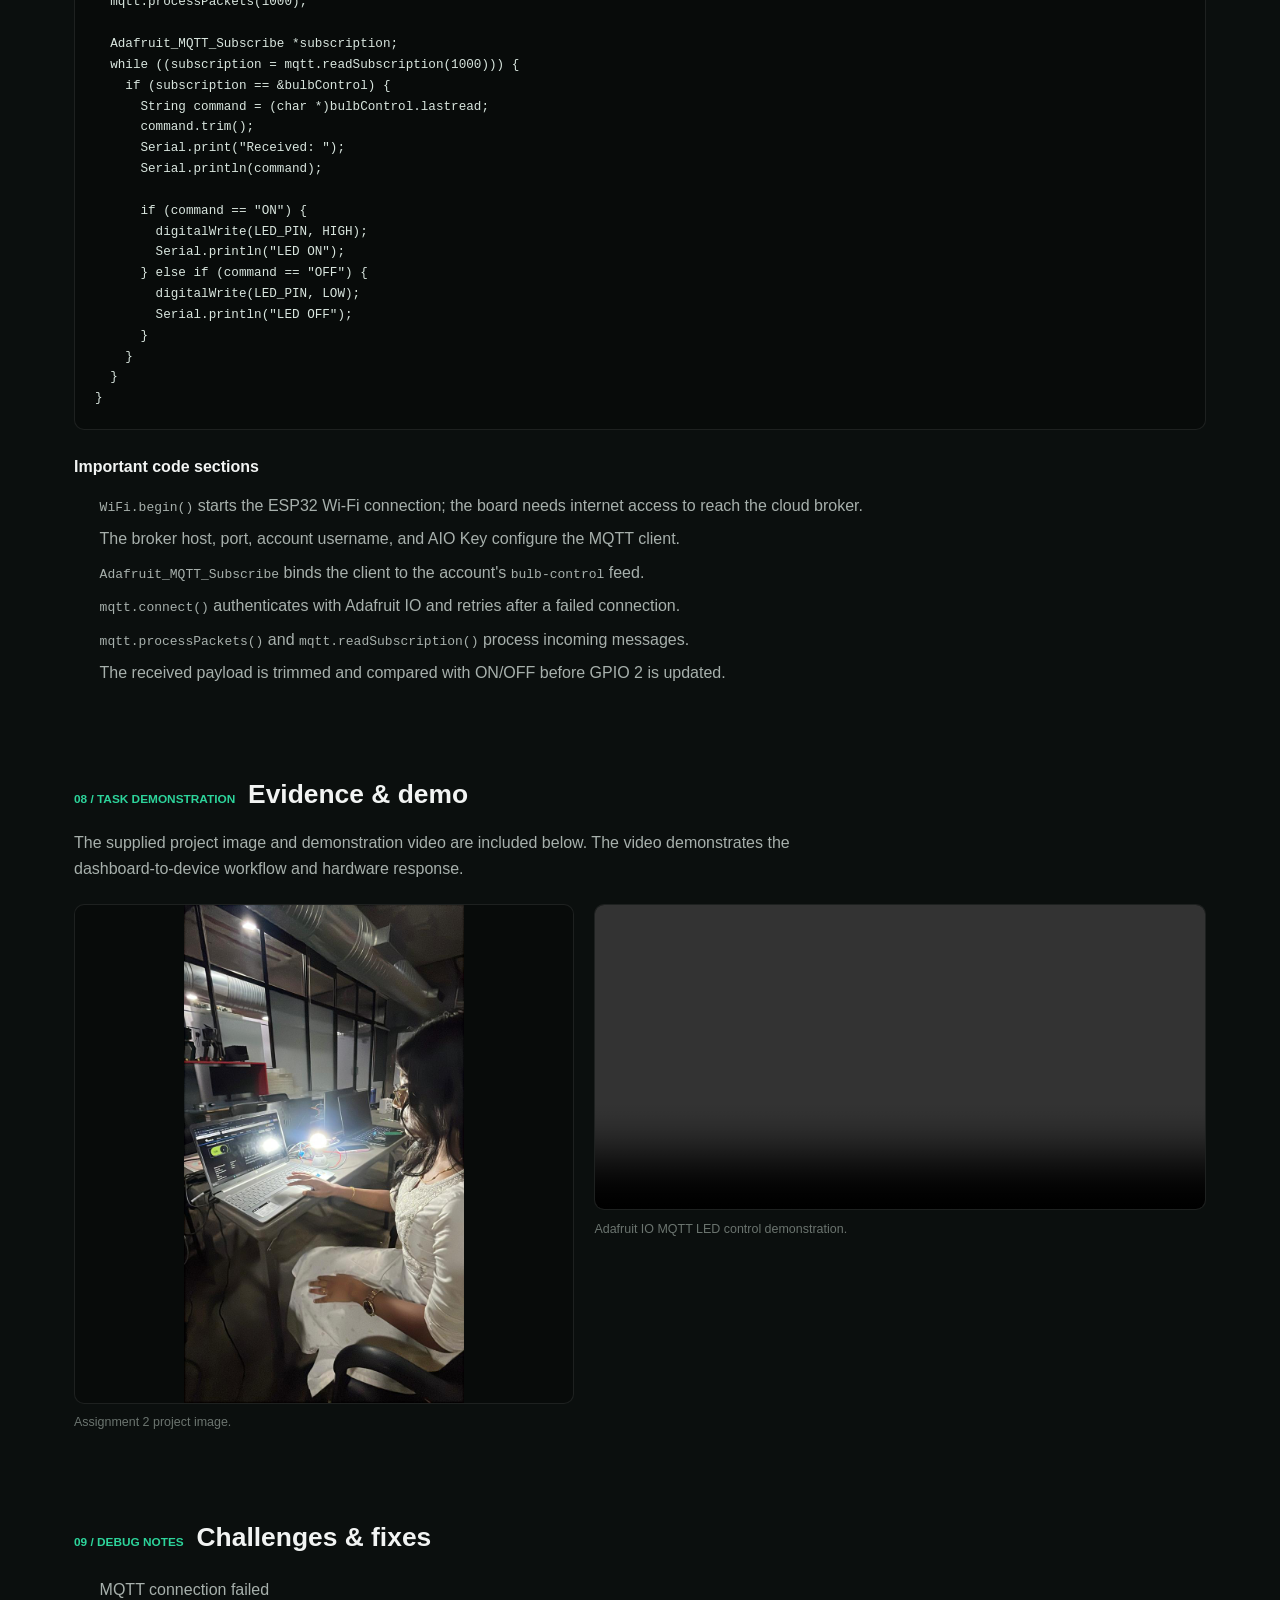
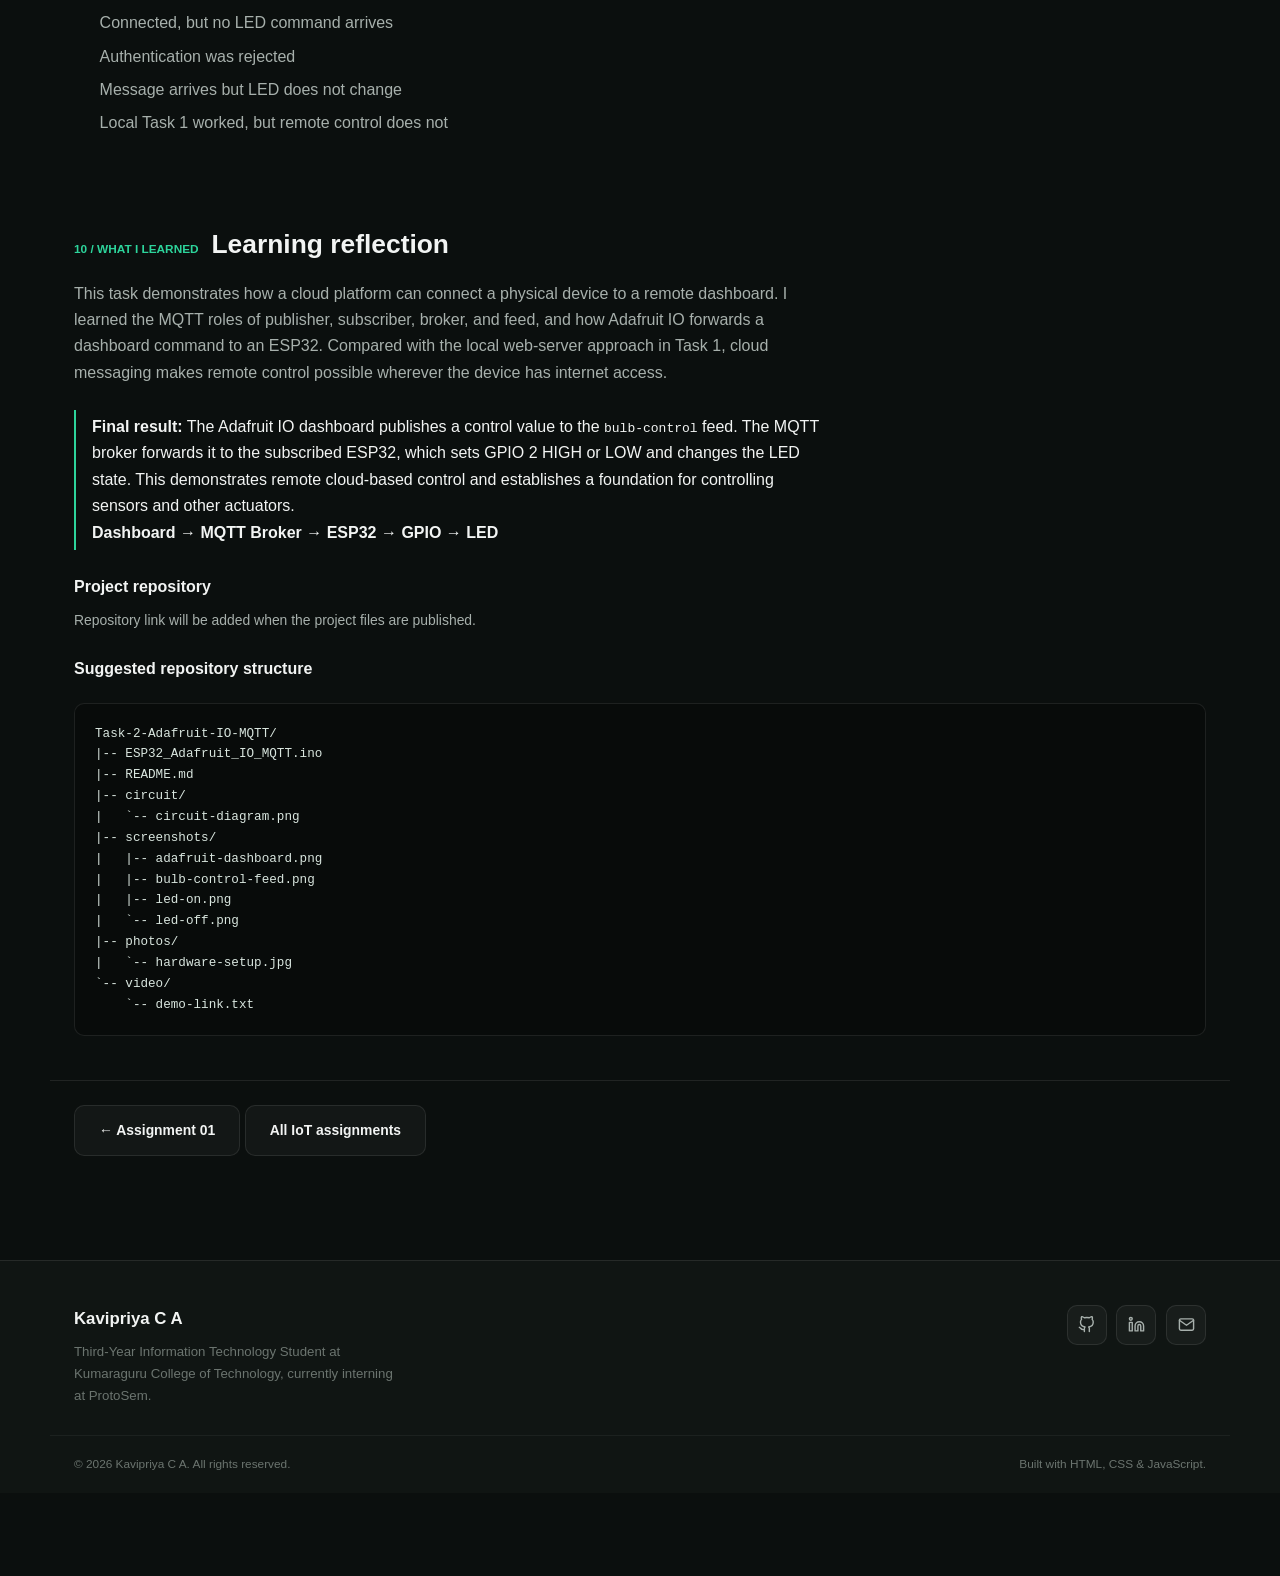
<file: iot-task-2.html>
<!DOCTYPE html>
<html lang="en">
<head>
<meta charset="UTF-8" />
<meta name="viewport" content="width=device-width, initial-scale=1.0" />
<title>Adafruit IO Dashboard &amp; MQTT LED Control | Kavipriya C A</title>
<meta name="description" content="Control an ESP32 LED remotely using an Adafruit IO dashboard, MQTT feed, and GPIO output." />
<link rel="stylesheet" href="css/style.css" />
</head>
<body>
  <div class="loading-screen" id="loadingScreen"><div class="loader-ring"></div></div>
  <div id="navbar-root"></div>

  <main id="main-content">
    <header class="iot-hero">
      <span class="eyebrow">IoT works / Task 02</span>
      <h1>Adafruit IO Dashboard <span>&amp; MQTT LED Control</span></h1>
      <p>Move LED control from a local ESP32 page to the cloud, using an MQTT feed to connect a dashboard with physical hardware.</p>
      <div class="iot-meta" aria-label="Technologies">
        <span class="tag">ESP32</span><span class="tag">Adafruit IO</span><span class="tag">MQTT</span><span class="tag">Cloud</span>
      </div>
      <nav class="iot-assignment-list" aria-label="On this page" style="margin-top:2rem;">
        <div class="iot-assignment">
          <span class="iot-assignment-number">02</span>
          <div><h3>On this page</h3><p>Jump to a section</p></div>
          <span class="iot-assignment-link">Overview</span>
        </div>
        <div class="iot-meta">
          <a class="tag" href="#overview">01 Overview</a>
          <a class="tag" href="#mqtt">02 MQTT concepts</a>
          <a class="tag" href="#system">03 System design</a>
          <a class="tag" href="#setup">04 Adafruit IO setup</a>
          <a class="tag" href="#dashboard">05 Dashboard</a>
          <a class="tag" href="#hardware">06 Hardware</a>
          <a class="tag" href="#implementation">07 Firmware</a>
          <a class="tag" href="#video">08 Evidence &amp; demo</a>
          <a class="tag" href="#challenges">09 Challenges</a>
          <a class="tag" href="#reflection">10 Reflection</a>
        </div>
      </nav>
    </header>

    <section class="iot-section" id="overview">
      <div class="iot-section-heading"><span>01 / THE CHALLENGE</span><h2>Overview</h2></div>
      <div class="iot-concepts">
        <div class="iot-concept"><span>OBJECTIVE</span><h3>Cloud-connected LED control</h3><p>Develop a cloud-connected IoT system using an ESP32, MQTT, and Adafruit IO so a user can control an LED remotely from a web dashboard.</p></div>
        <div class="iot-concept"><span>PROBLEM</span><h3>Go beyond the local network</h3><p>Task 1 controlled the LED through a webpage hosted directly on the ESP32, normally requiring the browser and board to share a local network. This task adds cloud messaging so commands can travel through the internet.</p></div>
      </div>
      <p class="iot-summary"><strong>Project summary:</strong> The ESP32 connects to the internet and authenticates with the Adafruit IO MQTT broker. A dashboard control publishes ON or OFF to the <code>bulb-control</code> feed. The ESP32 subscribes to that feed and sets GPIO 2 to control the LED.</p>
    </section>

    <section class="iot-section" id="mqtt">
      <div class="iot-section-heading"><span>02 / THE COMMUNICATION MODEL</span><h2>Dashboard, broker, device</h2></div>
      <p class="iot-intro">MQTT uses a lightweight publish/subscribe model. The publisher and subscriber communicate through a broker instead of making a direct connection to each other.</p>
      <div class="iot-flow" aria-label="Dashboard publishes through Adafruit IO broker to the ESP32 subscriber and LED">
        <div class="iot-flow-step"><span>Dashboard</span><strong>Publisher</strong><p>Publishes ON or OFF</p></div>
        <div class="iot-flow-step"><span>Adafruit IO</span><strong>MQTT broker</strong><p>Routes feed messages</p></div>
        <div class="iot-flow-step"><span>ESP32</span><strong>Subscriber</strong><p>Reads the feed value</p></div>
        <div class="iot-flow-step"><span>GPIO 2</span><strong>LED ON / OFF</strong><p>HIGH or LOW output</p></div>
      </div>
      <div class="iot-concepts">
        <div class="iot-concept"><span>01 / PUBLISHER</span><h3>Dashboard</h3><p>The dashboard publishes the selected ON or OFF value when the user changes the LED control.</p></div>
        <div class="iot-concept"><span>02 / BROKER</span><h3>Adafruit IO</h3><p>The broker accepts published messages and forwards them to connected clients subscribed to the matching feed.</p></div>
        <div class="iot-concept"><span>03 / CHANNEL</span><h3>Feed / topic</h3><p>A named data channel. Adafruit IO exposes feeds as MQTT topics for sending and receiving values.</p></div>
        <div class="iot-concept"><span>04 / SUBSCRIBER</span><h3>ESP32</h3><p>The ESP32 subscriber listens for feed updates and changes the LED output when a command arrives.</p></div>
      </div>
      <p class="iot-summary"><strong>MQTT feed / topic:</strong> <code>Kixorr_28/feeds/bulb-control</code>. This is the account-specific feed path. The AIO Key is used for authentication and must remain private.</p>
      <h3 class="iot-subheading">Why MQTT?</h3>
      <p class="iot-copy">MQTT (Message Queuing Telemetry Transport) is a lightweight messaging protocol commonly used in IoT. Its publish/subscribe model separates the dashboard from the hardware: the dashboard publishes to a feed, while the ESP32 subscribes to it. Adafruit IO's broker routes the message between them.</p>
    </section>

    <section class="iot-section" id="system">
      <div class="iot-section-heading"><span>03 / END-TO-END OPERATION</span><h2>System design &amp; data flow</h2></div>
      <p class="iot-intro">The full system contains the user, Adafruit IO dashboard, MQTT broker/feed, ESP32 subscriber, and GPIO-controlled LED.</p>
      <ol class="iot-steps">
        <li>The ESP32 joins a Wi-Fi network with internet access.</li>
        <li>The ESP32 connects and authenticates with the Adafruit IO MQTT broker.</li>
        <li>The device subscribes to <code>Kixorr_28/feeds/bulb-control</code>.</li>
        <li>The user opens the Adafruit IO dashboard and selects the LED control.</li>
        <li>The dashboard publishes the selected ON or OFF value to the feed.</li>
        <li>The broker receives the value and forwards it to the subscribed ESP32.</li>
        <li>The ESP32 reads the message and updates the LED GPIO output.</li>
      </ol>
      <div class="iot-concepts">
        <div class="iot-concept"><span>ON COMMAND</span><h3>User selects ON</h3><p>Dashboard publishes ON; the feed forwards it; the ESP32 sets GPIO HIGH and the LED turns on.</p></div>
        <div class="iot-concept"><span>OFF COMMAND</span><h3>User selects OFF</h3><p>Dashboard publishes OFF; the feed forwards it; the ESP32 sets GPIO LOW and the LED turns off.</p></div>
      </div>
    </section>

    <section class="iot-section" id="setup">
      <div class="iot-section-heading"><span>04 / CLOUD CONFIGURATION</span><h2>Adafruit IO account &amp; feed</h2></div>
      <div class="iot-concepts">
        <div class="iot-concept"><span>01</span><h3>Create an Adafruit IO account</h3><p>The account provides a username, AIO Key, feeds, dashboards, and MQTT access. The username identifies the account; the AIO Key authenticates the device.</p></div>
        <div class="iot-concept"><span>02</span><h3>Create the <code>bulb-control</code> feed</h3><p>Create a feed using the exact name <code>bulb-control</code>. This feed stores control values and is the MQTT channel used by both the dashboard and ESP32.</p></div>
        <div class="iot-concept"><span>03</span><h3>Choose the feed values</h3><p>Use the text values <code>ON</code> and <code>OFF</code>. The sketch compares each received value with these exact strings.</p></div>
        <div class="iot-concept"><span>04</span><h3>Configure device credentials</h3><p>Enter the Wi-Fi name/password, Adafruit IO username, and AIO Key in the local sketch. Keep the real credentials out of screenshots and public source control.</p></div>
      </div>
      <p class="iot-summary"><strong>Keep credentials private.</strong> Use placeholders in source code shown publicly. Never commit your Wi-Fi password or Adafruit IO AIO Key to a public repository.</p>
      <h3 class="iot-subheading">Connection parameters</h3>
      <div class="iot-table-wrap">
        <table class="iot-table">
          <thead><tr><th scope="col">Parameter</th><th scope="col">Value / role</th></tr></thead>
          <tbody>
            <tr><td>MQTT broker</td><td><code>io.adafruit.com</code></td></tr>
            <tr><td>MQTT port</td><td><code>1883</code></td></tr>
            <tr><td>Feed name</td><td><code>bulb-control</code></td></tr>
            <tr><td>Feed path</td><td><code>Kixorr_28/feeds/bulb-control</code></td></tr>
            <tr><td>Publisher</td><td>Adafruit IO dashboard control widget</td></tr>
            <tr><td>Subscriber</td><td>ESP32 MQTT client</td></tr>
            <tr><td>Payload values</td><td><code>ON</code> / <code>OFF</code></td></tr>
            <tr><td>Transport</td><td>Wi-Fi and internet</td></tr>
          </tbody>
        </table>
      </div>
    </section>

    <section class="iot-section" id="dashboard">
      <div class="iot-section-heading"><span>05 / USER CONTROL</span><h2>Dashboard configuration</h2></div>
      <p class="iot-intro">The Adafruit IO dashboard is the user-facing control surface. Add a control widget and connect it to the <code>bulb-control</code> feed. Configure the widget to publish the matching text value for each state.</p>
      <p style="margin-top:1rem;"><a class="btn btn-outline" href="https://io.adafruit.com/kavilakshana/dashboards/bulb-control" target="_blank" rel="noopener noreferrer">IO - bulb control &rarr;</a></p>
      <div class="iot-concepts">
        <div class="iot-concept"><span>ON</span><h3>LED on</h3><p>The widget publishes <code>ON</code> to the feed. The ESP32 receives the message and writes HIGH to GPIO 2.</p></div>
        <div class="iot-concept"><span>OFF</span><h3>LED off</h3><p>The widget publishes <code>OFF</code> to the feed. The ESP32 receives the message and writes LOW to GPIO 2.</p></div>
      </div>
      <h3 class="iot-subheading">Dashboard setup checklist</h3>
      <ol class="iot-steps">
        <li>Create a dashboard in Adafruit IO.</li>
        <li>Add a control block/widget to the dashboard.</li>
        <li>Select the <code>bulb-control</code> feed for that widget.</li>
        <li>Configure its ON and OFF values as uppercase text.</li>
        <li>Save and test the dashboard while the ESP32 is connected.</li>
      </ol>
    </section>

    <section class="iot-section" id="hardware">
      <div class="iot-section-heading"><span>06 / DEVICE SETUP</span><h2>Hardware &amp; wiring</h2></div>
      <div class="iot-table-wrap">
        <table class="iot-table">
          <thead><tr><th scope="col">Component</th><th scope="col">Purpose</th></tr></thead>
          <tbody>
            <tr><td>ESP32 development board</td><td>Connects to Wi-Fi and runs the MQTT client</td></tr>
            <tr><td>LED</td><td>Output device controlled through the cloud dashboard</td></tr>
            <tr><td>Resistor</td><td>Limits LED current</td></tr>
            <tr><td>Breadboard &amp; jumper wires</td><td>Prototyping and circuit connections</td></tr>
            <tr><td>USB cable</td><td>Power and programming</td></tr>
            <tr><td>Wi-Fi with internet access</td><td>Required for the Adafruit IO connection</td></tr>
          </tbody>
        </table>
      </div>
      <h3 class="iot-subheading">Software &amp; platforms</h3>
      <div class="iot-table-wrap">
        <table class="iot-table">
          <thead><tr><th scope="col">Software / platform</th><th scope="col">Purpose</th></tr></thead>
          <tbody>
            <tr><td>Arduino IDE</td><td>Write and upload the ESP32 sketch</td></tr>
            <tr><td>ESP32 board package</td><td>Adds ESP32 board support to Arduino IDE</td></tr>
            <tr><td>Adafruit IO</td><td>Cloud feeds, dashboards, and MQTT broker</td></tr>
            <tr><td>Adafruit MQTT library</td><td>Provides MQTT client and feed subscription classes</td></tr>
            <tr><td>Web browser</td><td>Open and operate the Adafruit IO dashboard</td></tr>
          </tbody>
        </table>
      </div>
      <h3 class="iot-subheading">LED circuit</h3>
      <p class="iot-copy"><strong>GPIO 2:</strong> Resistor &rarr; LED anode<br /><strong>GND:</strong> LED cathode / ground</p>
      <p class="iot-note">Confirm the correct onboard LED pin for your ESP32 board. An external LED must use a current-limiting resistor.</p>
    </section>

    <section class="iot-section" id="implementation">
      <div class="iot-section-heading"><span>07 / FIRMWARE</span><h2>ESP32 MQTT subscriber</h2></div>
      <p class="iot-intro">Join Wi-Fi, connect to the broker, subscribe to the feed, and update GPIO. Install the ESP32 board package and Adafruit MQTT library in Arduino IDE. Replace the placeholders privately before uploading.</p>
      <p class="iot-code-label">ESP32_Adafruit_IO_MQTT.ino</p>
      <pre class="iot-code"><code>#include &lt;WiFi.h&gt;
#include "Adafruit_MQTT.h"
#include "Adafruit_MQTT_Client.h"

#define WIFI_SSID "YOUR_WIFI_NAME"
#define WIFI_PASSWORD "YOUR_WIFI_PASSWORD"
#define AIO_SERVER "io.adafruit.com"
#define AIO_SERVERPORT 1883
#define AIO_USERNAME "Kixorr_28"
#define AIO_KEY "YOUR_ADAFRUIT_IO_KEY"
#define LED_PIN 2

WiFiClient client;
Adafruit_MQTT_Client mqtt(
  &amp;client, AIO_SERVER, AIO_SERVERPORT, AIO_USERNAME, AIO_KEY);

Adafruit_MQTT_Subscribe bulbControl = Adafruit_MQTT_Subscribe(
  &amp;mqtt, AIO_USERNAME "/feeds/bulb-control");

void setup() {
  Serial.begin(115200);
  pinMode(LED_PIN, OUTPUT);
  digitalWrite(LED_PIN, LOW);

  WiFi.begin(WIFI_SSID, WIFI_PASSWORD);
  Serial.print("Connecting to Wi-Fi");
  while (WiFi.status() != WL_CONNECTED) {
    delay(500);
    Serial.print(".");
  }
  Serial.println();
  Serial.println("Wi-Fi connected");
  Serial.print("IP Address: ");
  Serial.println(WiFi.localIP());

  mqtt.subscribe(&amp;bulbControl);
}

void connectMQTT() {
  int8_t result;
  if (mqtt.connected()) return;

  Serial.print("Connecting to Adafruit IO...");
  while ((result = mqtt.connect()) != 0) {
    Serial.println(mqtt.connectErrorString(result));
    mqtt.disconnect();
    delay(5000);
  }
  Serial.println("Connected to Adafruit IO");
}

void loop() {
  connectMQTT();
  mqtt.processPackets(1000);

  Adafruit_MQTT_Subscribe *subscription;
  while ((subscription = mqtt.readSubscription(1000))) {
    if (subscription == &amp;bulbControl) {
      String command = (char *)bulbControl.lastread;
      command.trim();
      Serial.print("Received: ");
      Serial.println(command);

      if (command == "ON") {
        digitalWrite(LED_PIN, HIGH);
        Serial.println("LED ON");
      } else if (command == "OFF") {
        digitalWrite(LED_PIN, LOW);
        Serial.println("LED OFF");
      }
    }
  }
}</code></pre>
      <h3 class="iot-subheading">Important code sections</h3>
      <ul class="iot-steps">
        <li><code>WiFi.begin()</code> starts the ESP32 Wi-Fi connection; the board needs internet access to reach the cloud broker.</li>
        <li>The broker host, port, account username, and AIO Key configure the MQTT client.</li>
        <li><code>Adafruit_MQTT_Subscribe</code> binds the client to the account's <code>bulb-control</code> feed.</li>
        <li><code>mqtt.connect()</code> authenticates with Adafruit IO and retries after a failed connection.</li>
        <li><code>mqtt.processPackets()</code> and <code>mqtt.readSubscription()</code> process incoming messages.</li>
        <li>The received payload is trimmed and compared with ON/OFF before GPIO 2 is updated.</li>
      </ul>
    </section>

    <section class="iot-section" id="video">
      <div class="iot-section-heading"><span>08 / TASK DEMONSTRATION</span><h2>Evidence &amp; demo</h2></div>
      <p class="iot-intro">The supplied project image and demonstration video are included below. The video demonstrates the dashboard-to-device workflow and hardware response.</p>
      <div class="iot-media">
        <figure>
          <img src="IOT%20IMAGES%20N%20VIDS/ASSIGNMENT%202%20PICS.jpeg" alt="Assignment 2 Adafruit IO and ESP32 project evidence" />
          <figcaption>Assignment 2 project image.</figcaption>
        </figure>
        <figure>
          <video controls preload="metadata" playsinline>
            <source src="IOT%20IMAGES%20N%20VIDS/ASSIGNMENT%202.mp4" type="video/mp4" />
            Your browser does not support embedded video. <a href="IOT%20IMAGES%20N%20VIDS/ASSIGNMENT%202.mp4">Open the Assignment 2 video</a>.
          </video>
          <figcaption>Adafruit IO MQTT LED control demonstration.</figcaption>
        </figure>
      </div>
     
    </section>

    <section class="iot-section" id="challenges">
      <div class="iot-section-heading"><span>09 / DEBUG NOTES</span><h2>Challenges &amp; fixes</h2></div>
      <ul class="iot-steps">
        <li>MQTT connection failed</li>
        <li>Connected, but no LED command arrives</li>
        <li>Authentication was rejected</li>
        <li>Message arrives but LED does not change</li>
        <li>Local Task 1 worked, but remote control does not</li>
      </ul>
    </section>

    <section class="iot-section" id="reflection">
      <div class="iot-section-heading"><span>10 / WHAT I LEARNED</span><h2>Learning reflection</h2></div>
      <p class="iot-intro">This task demonstrates how a cloud platform can connect a physical device to a remote dashboard. I learned the MQTT roles of publisher, subscriber, broker, and feed, and how Adafruit IO forwards a dashboard command to an ESP32. Compared with the local web-server approach in Task 1, cloud messaging makes remote control possible wherever the device has internet access.</p>
      <p class="iot-summary"><strong>Final result:</strong> The Adafruit IO dashboard publishes a control value to the <code>bulb-control</code> feed. The MQTT broker forwards it to the subscribed ESP32, which sets GPIO 2 HIGH or LOW and changes the LED state. This demonstrates remote cloud-based control and establishes a foundation for controlling sensors and other actuators.<br /><strong>Dashboard &rarr; MQTT Broker &rarr; ESP32 &rarr; GPIO &rarr; LED</strong></p>
      <h3 class="iot-subheading">Project repository</h3>
      <p class="iot-copy">Repository link will be added when the project files are published.</p>
      <h3 class="iot-subheading">Suggested repository structure</h3>
      <pre class="iot-code"><code>Task-2-Adafruit-IO-MQTT/
|-- ESP32_Adafruit_IO_MQTT.ino
|-- README.md
|-- circuit/
|   `-- circuit-diagram.png
|-- screenshots/
|   |-- adafruit-dashboard.png
|   |-- bulb-control-feed.png
|   |-- led-on.png
|   `-- led-off.png
|-- photos/
|   `-- hardware-setup.jpg
`-- video/
    `-- demo-link.txt</code></pre>
    </section>

    <nav class="iot-bottom-nav" aria-label="Assignment navigation">
      <a class="btn btn-outline" href="iot-task-1.html">&larr; Assignment 01</a>
      <a class="btn btn-outline" href="iot.html">All IoT assignments</a>
    </nav>
  </main>

  <div id="footer-root"></div>
  <button id="backToTop" class="back-to-top" aria-label="Back to top">&uarr;</button>
  <script src="js/profile.js"></script>
  <script src="js/components.js"></script>
  <script src="js/render-iot.js"></script>
  <script src="js/script.js"></script>
</body>
</html>
</file>
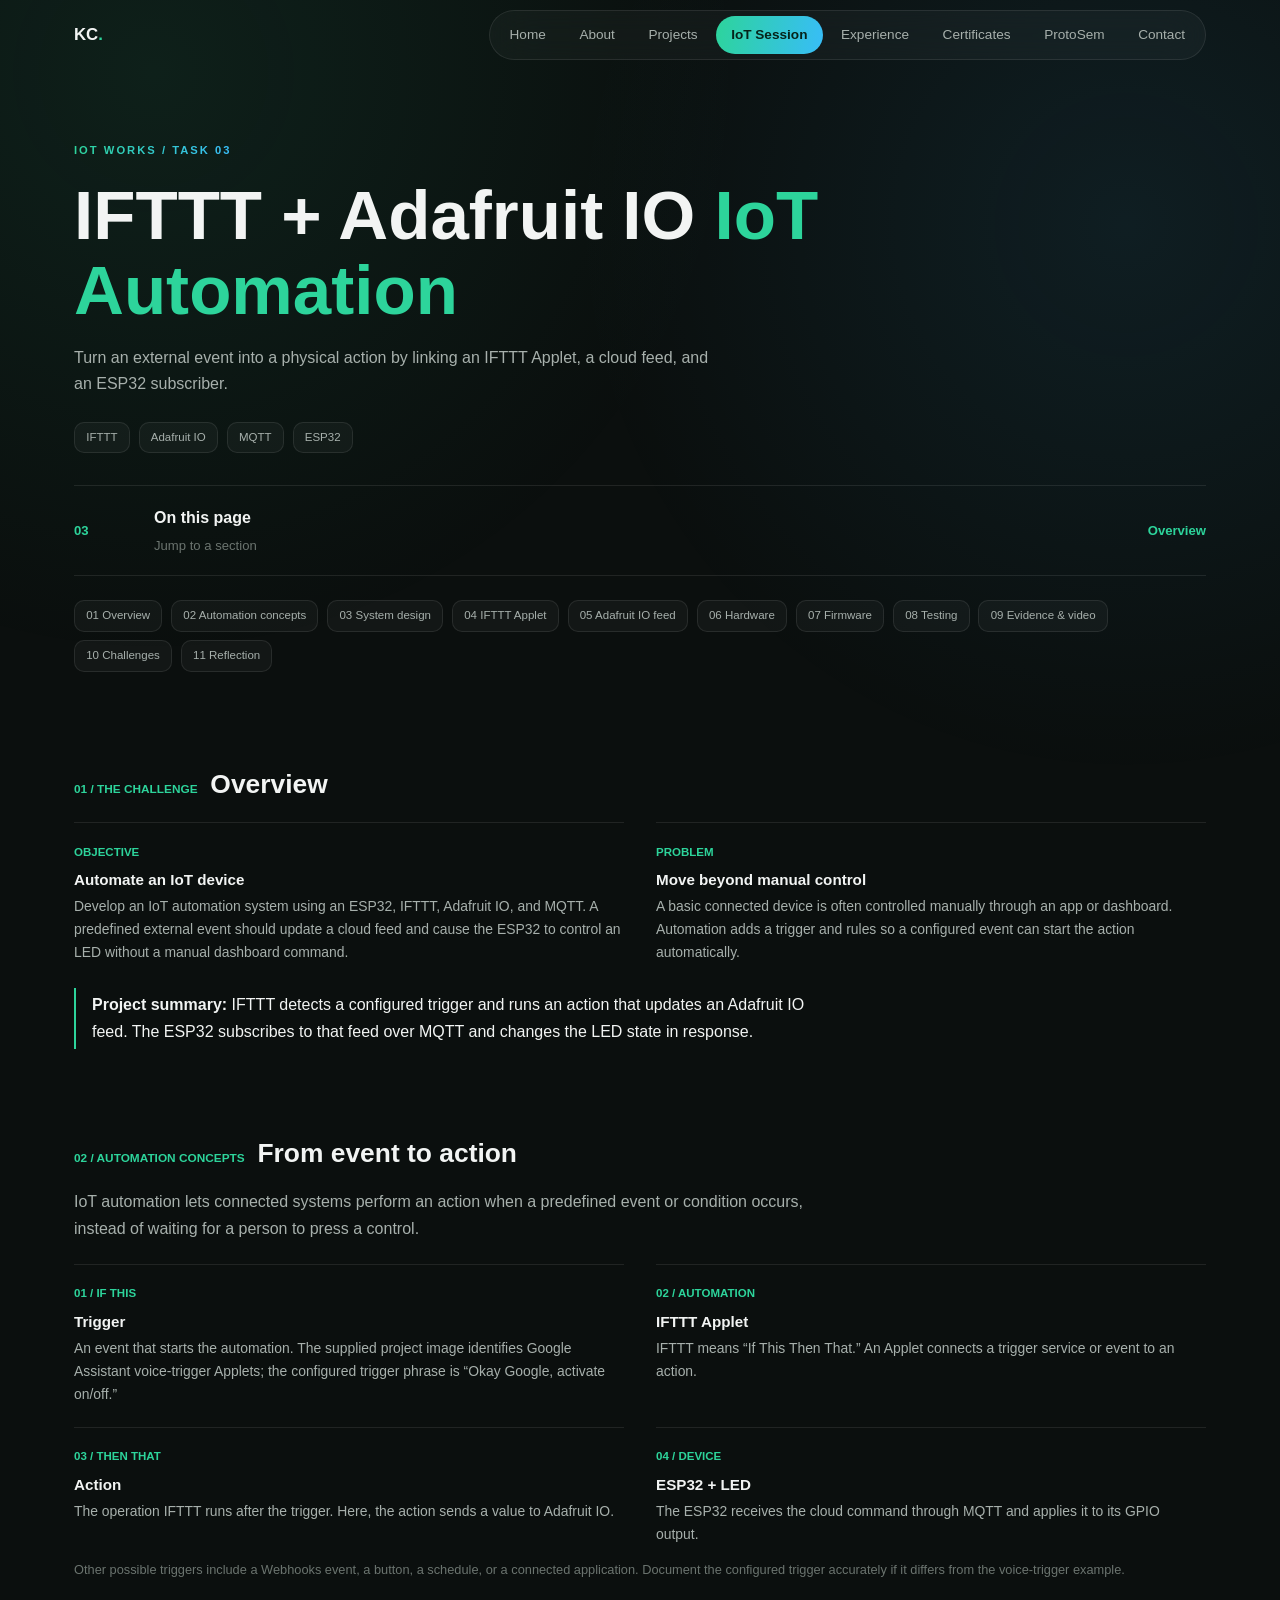
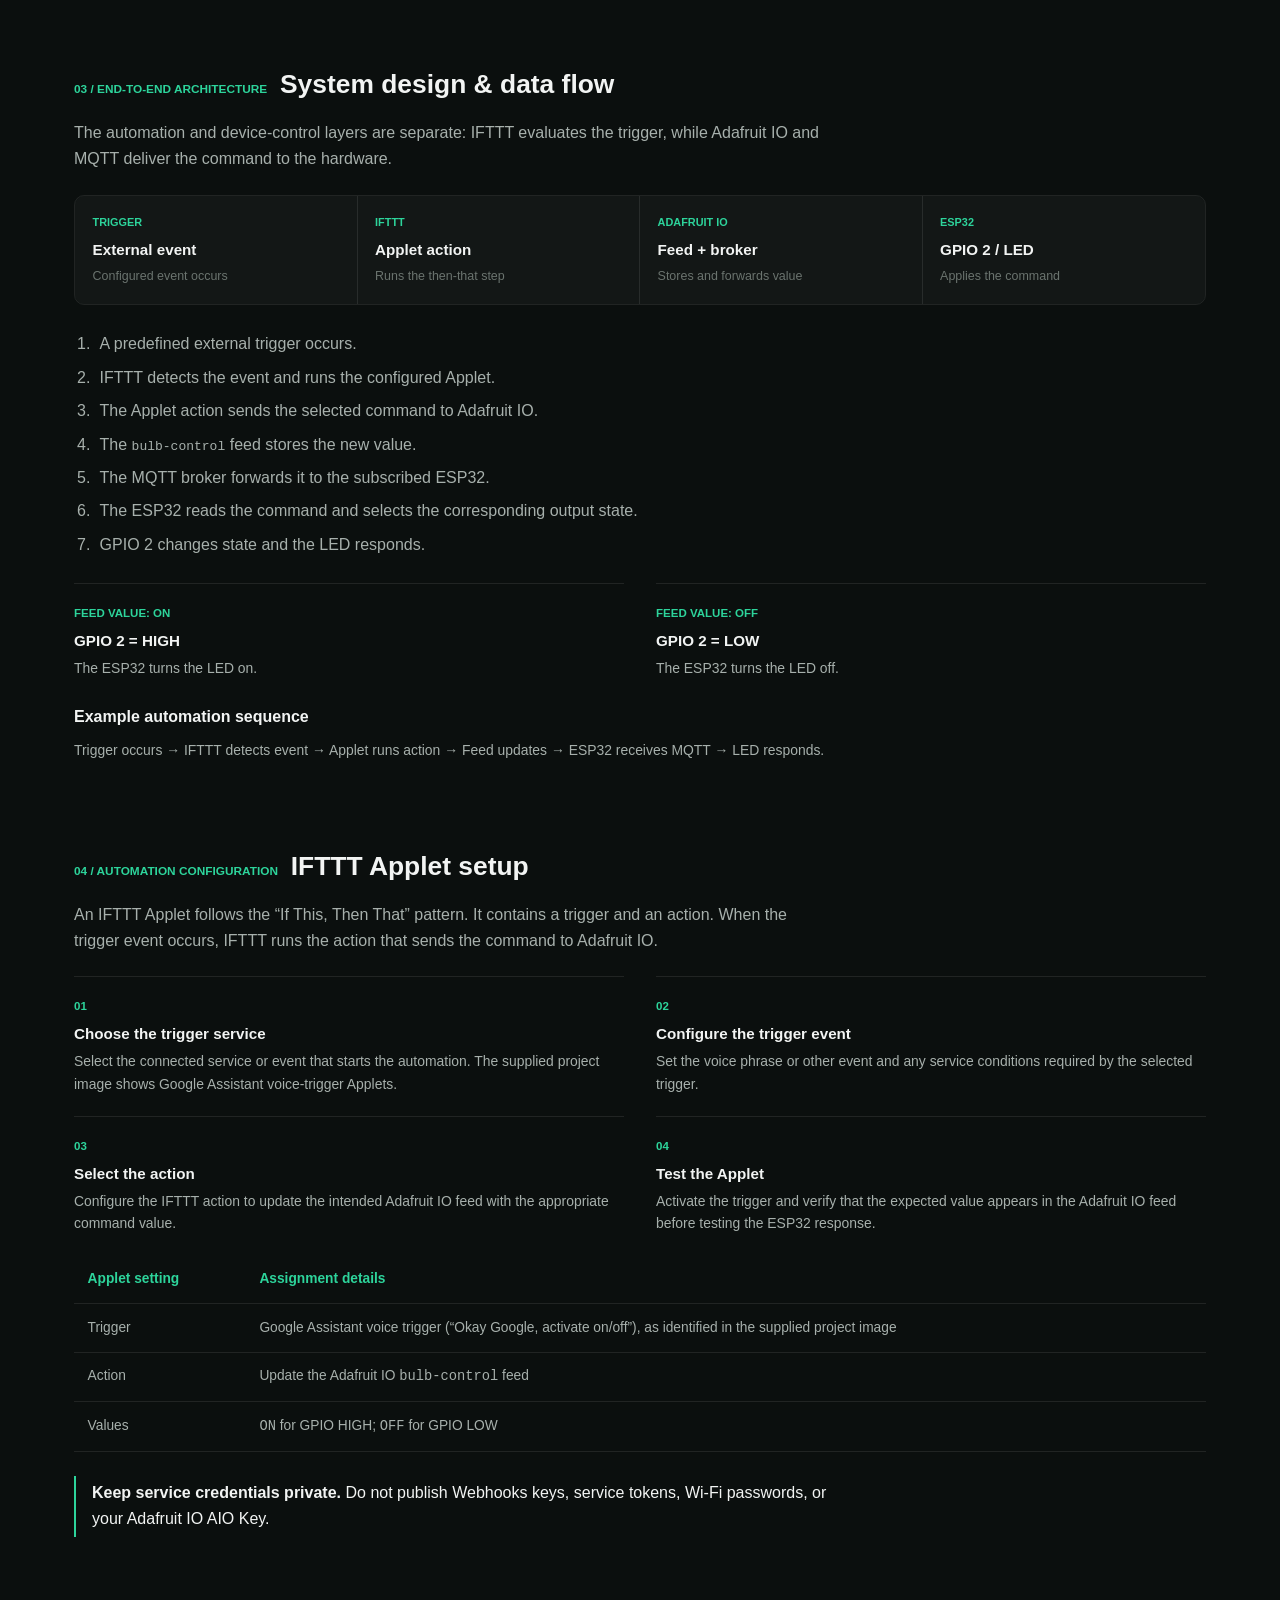
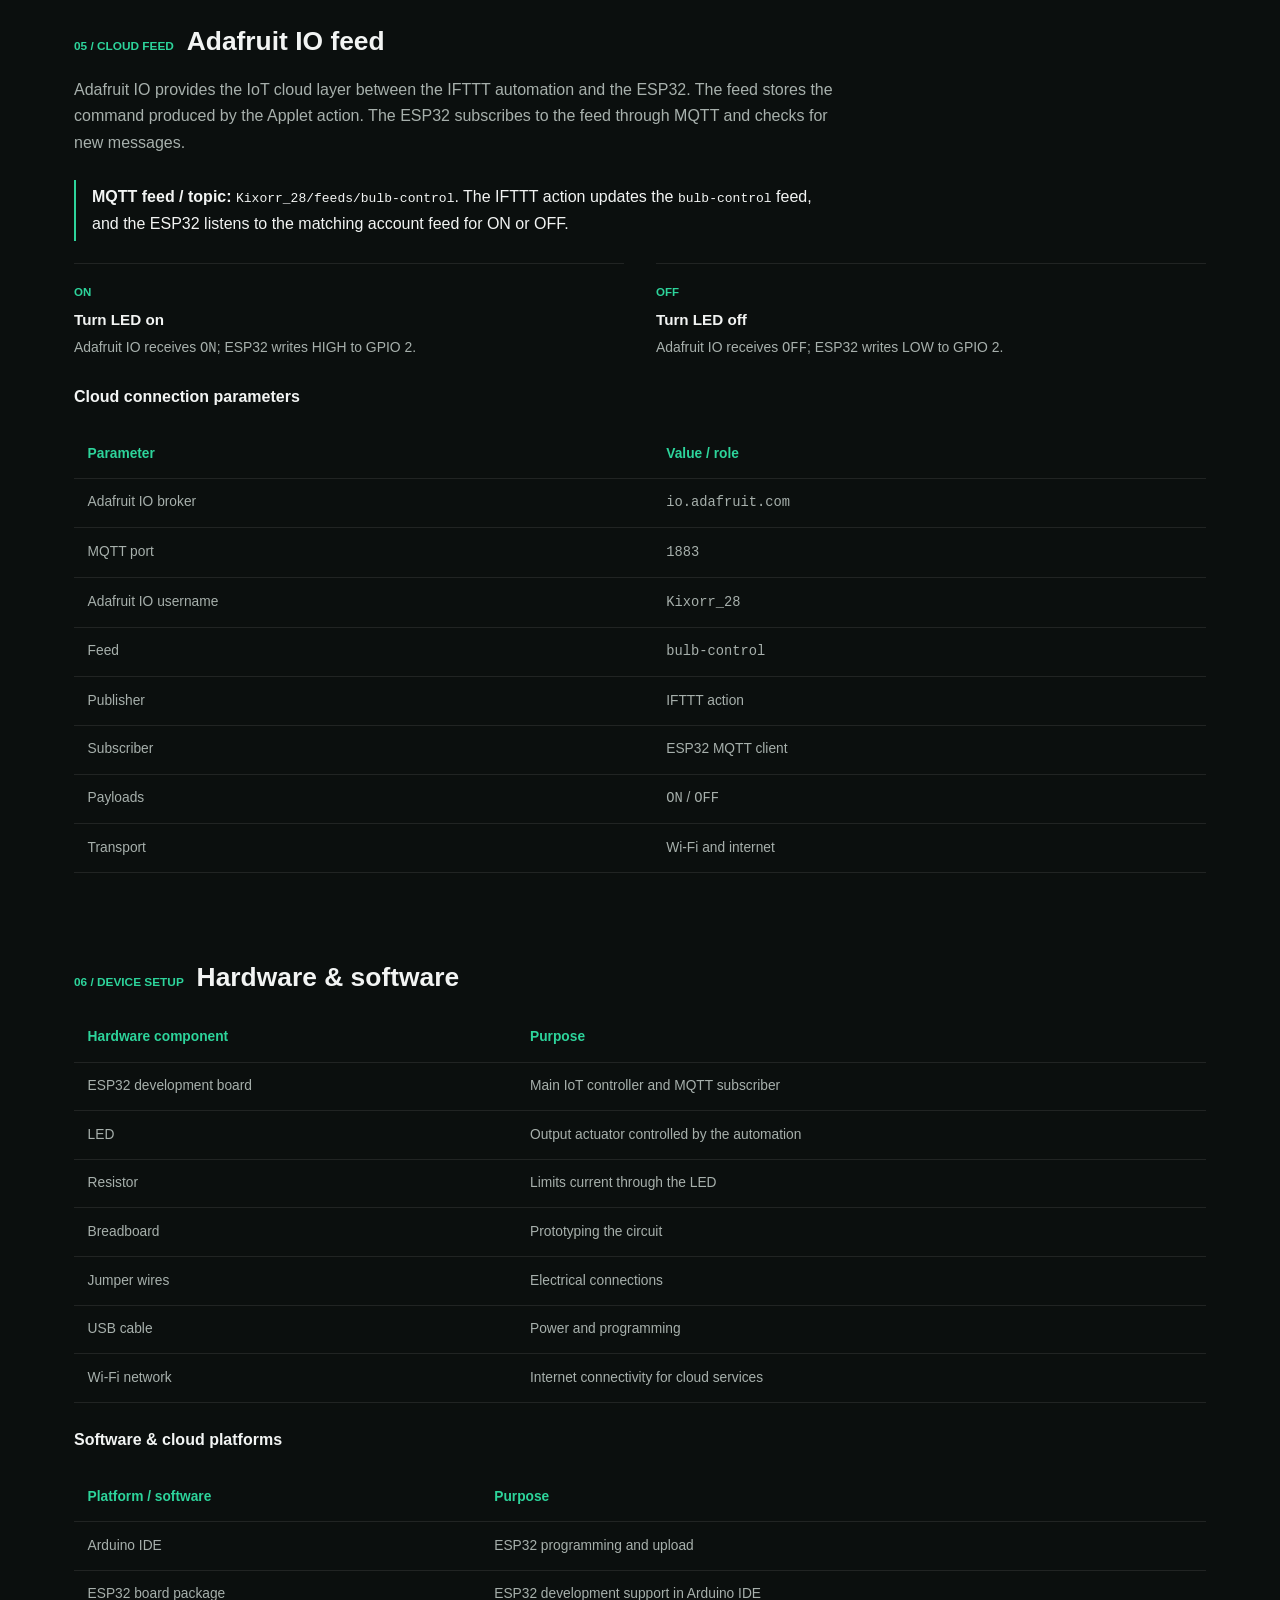
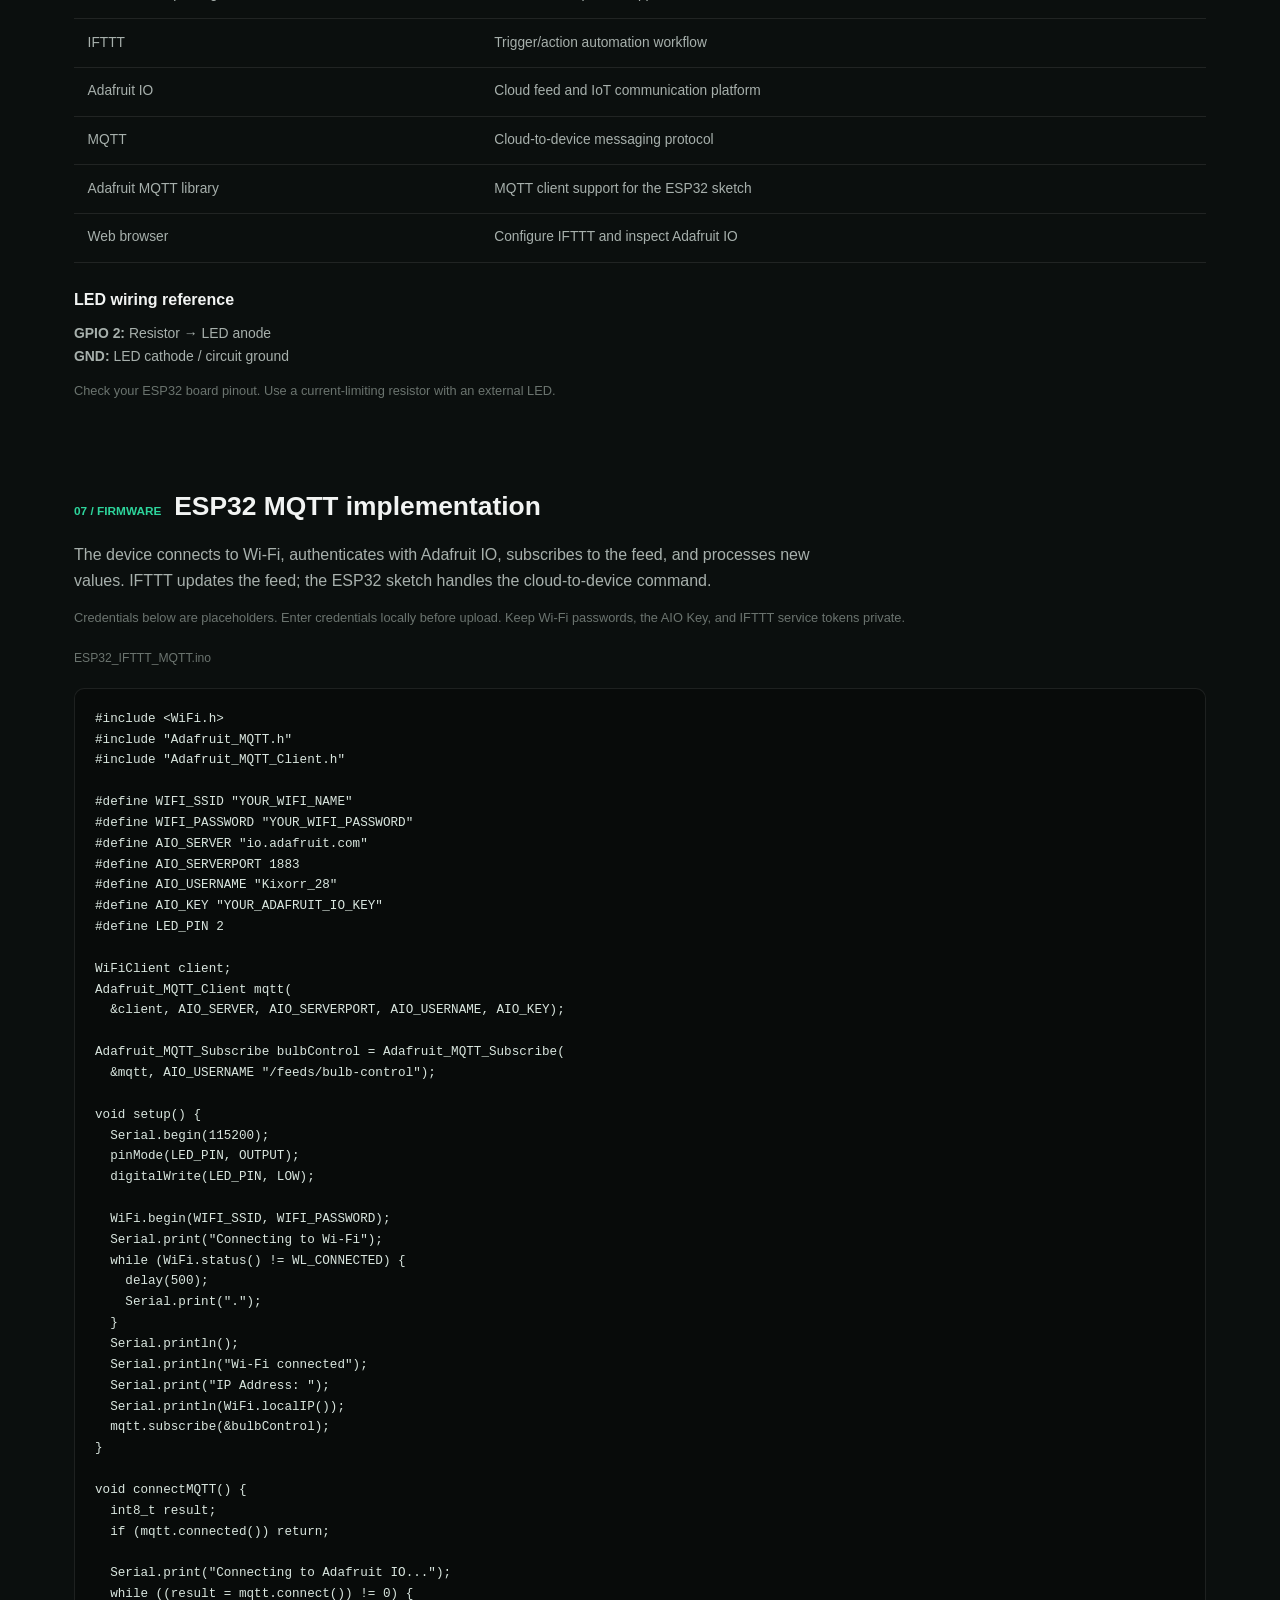
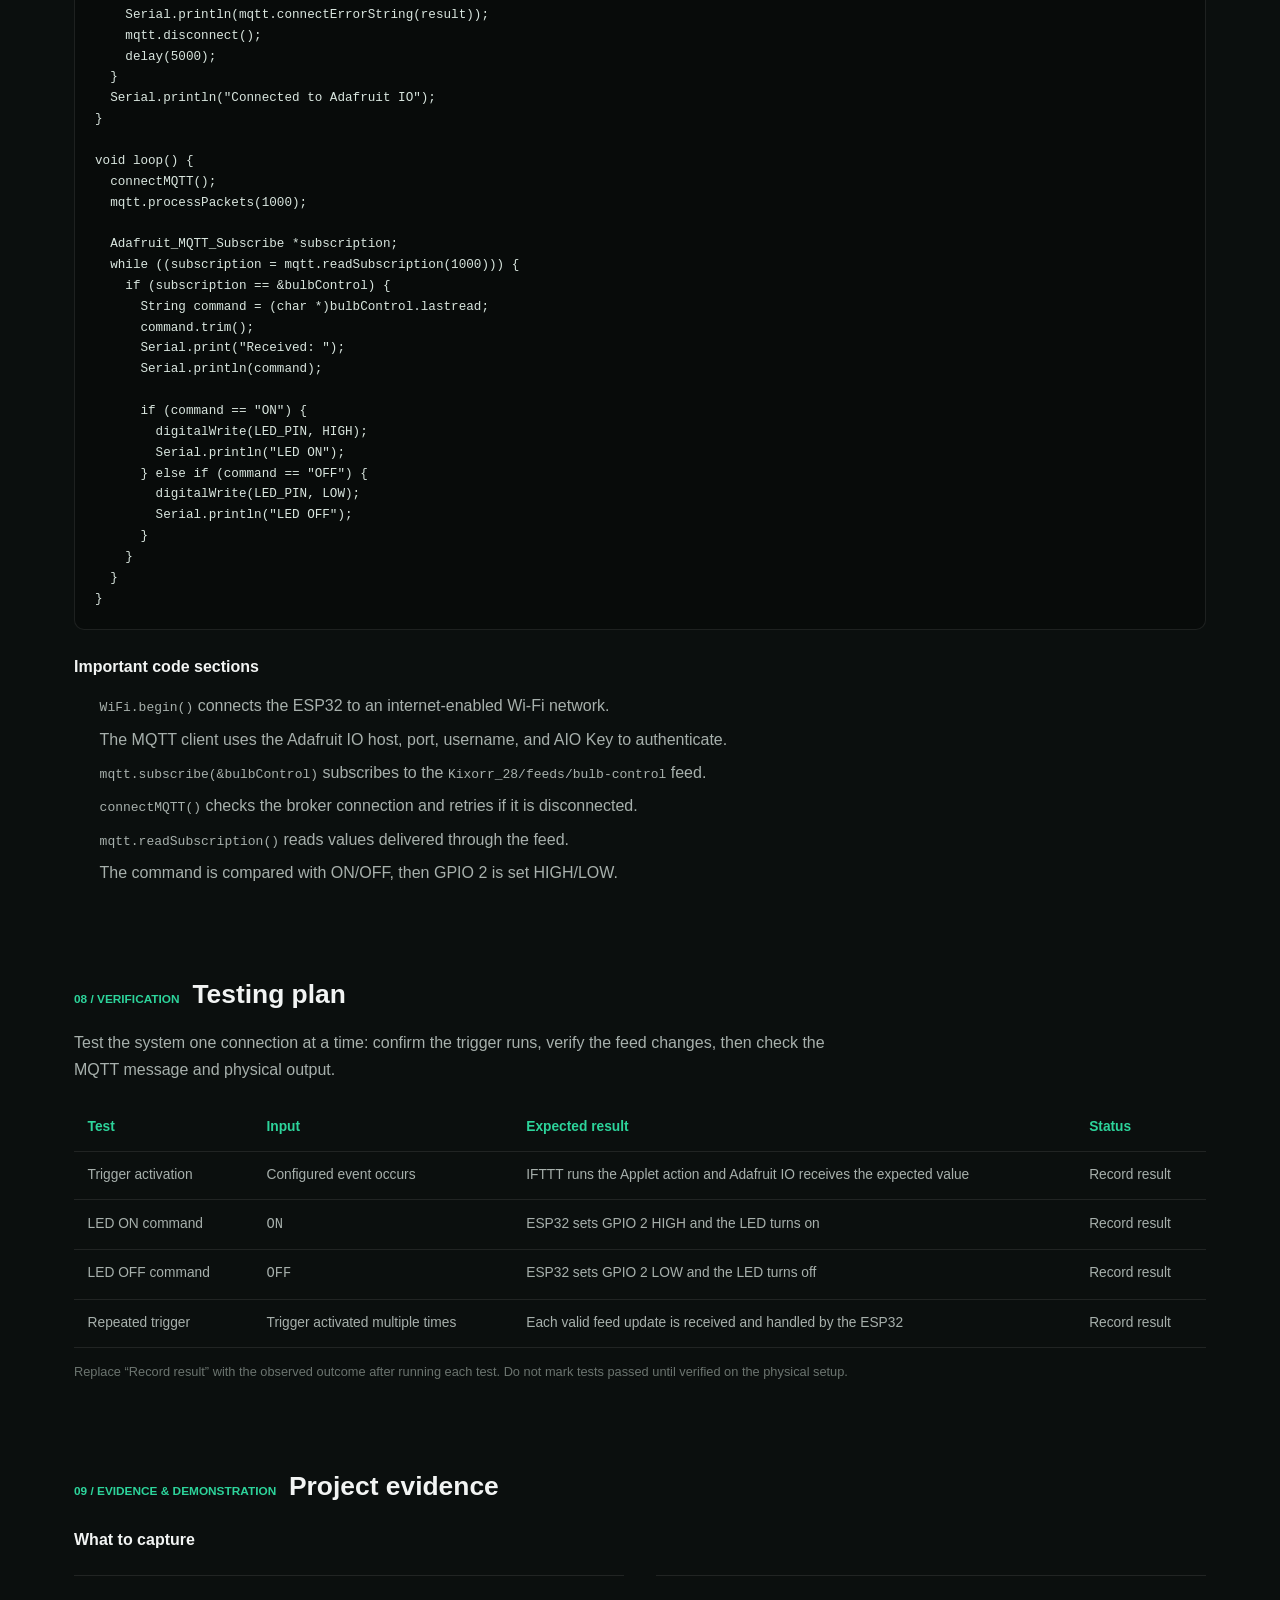
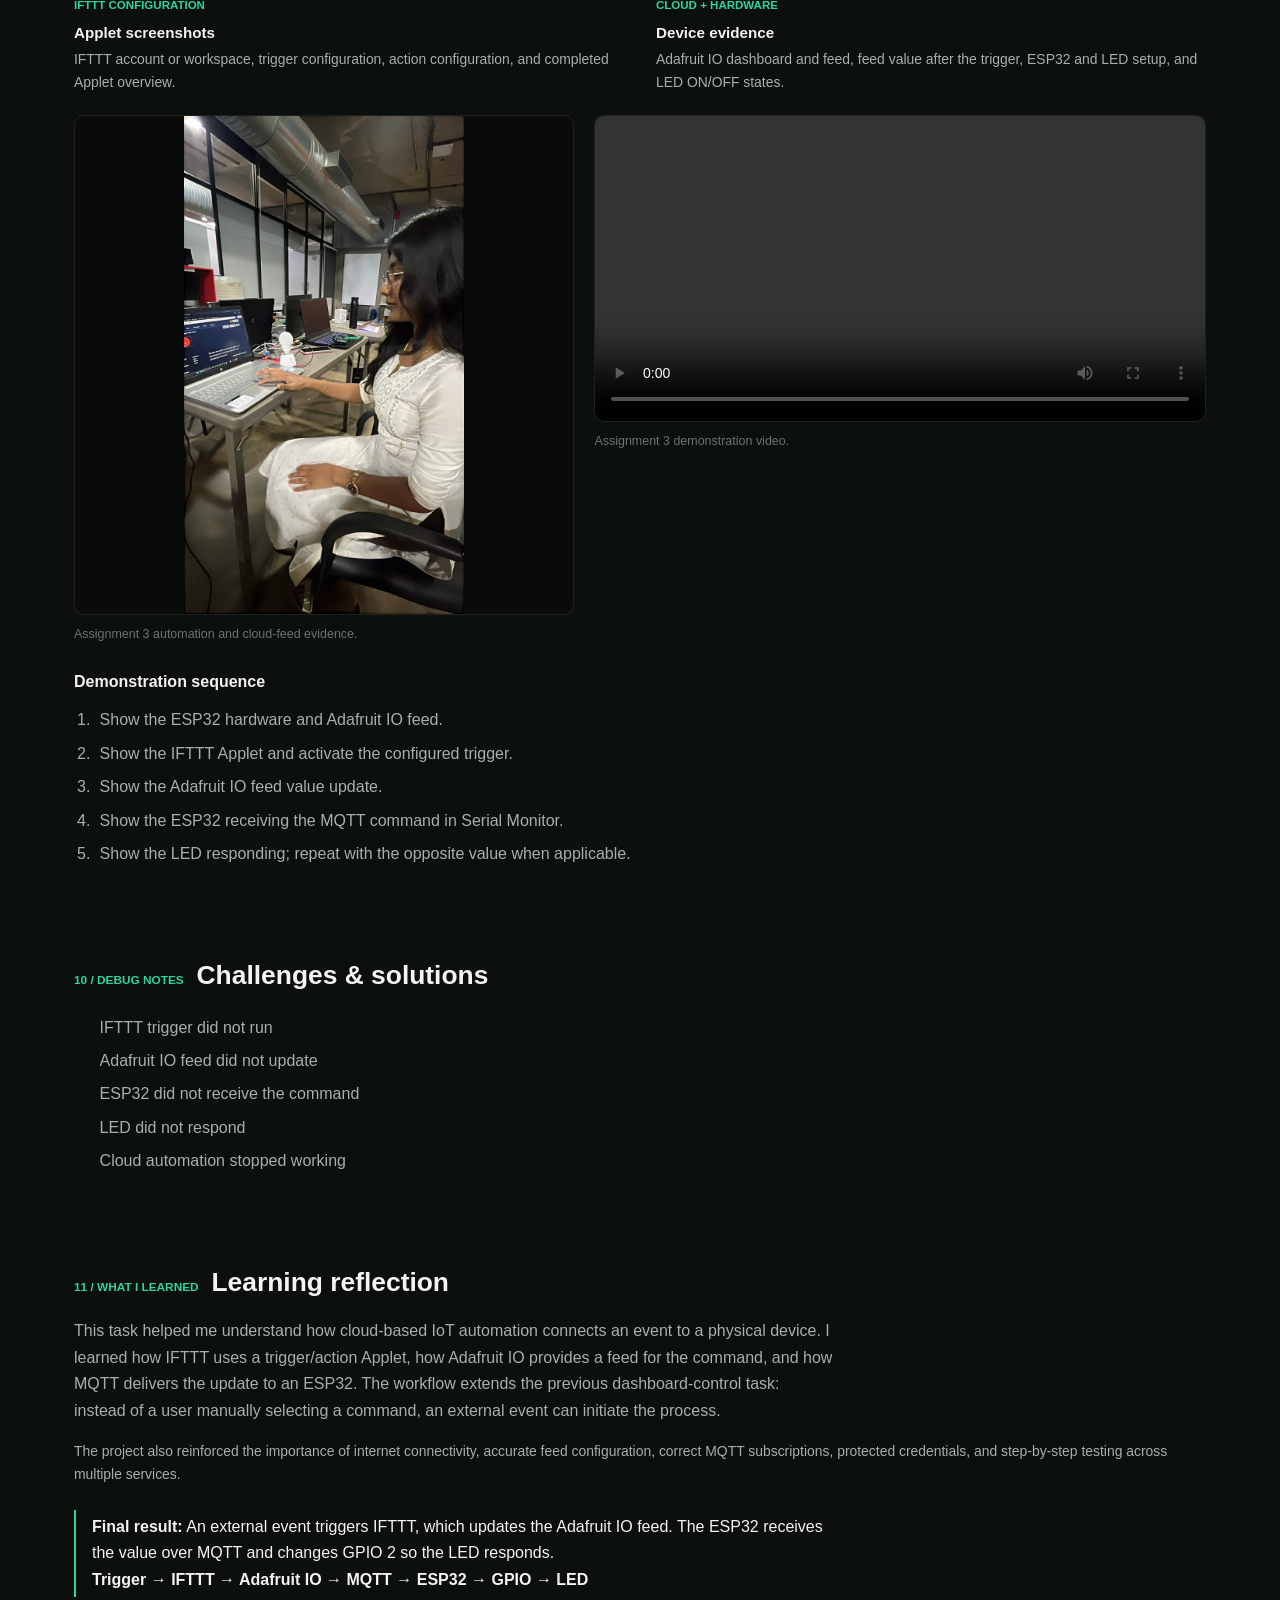
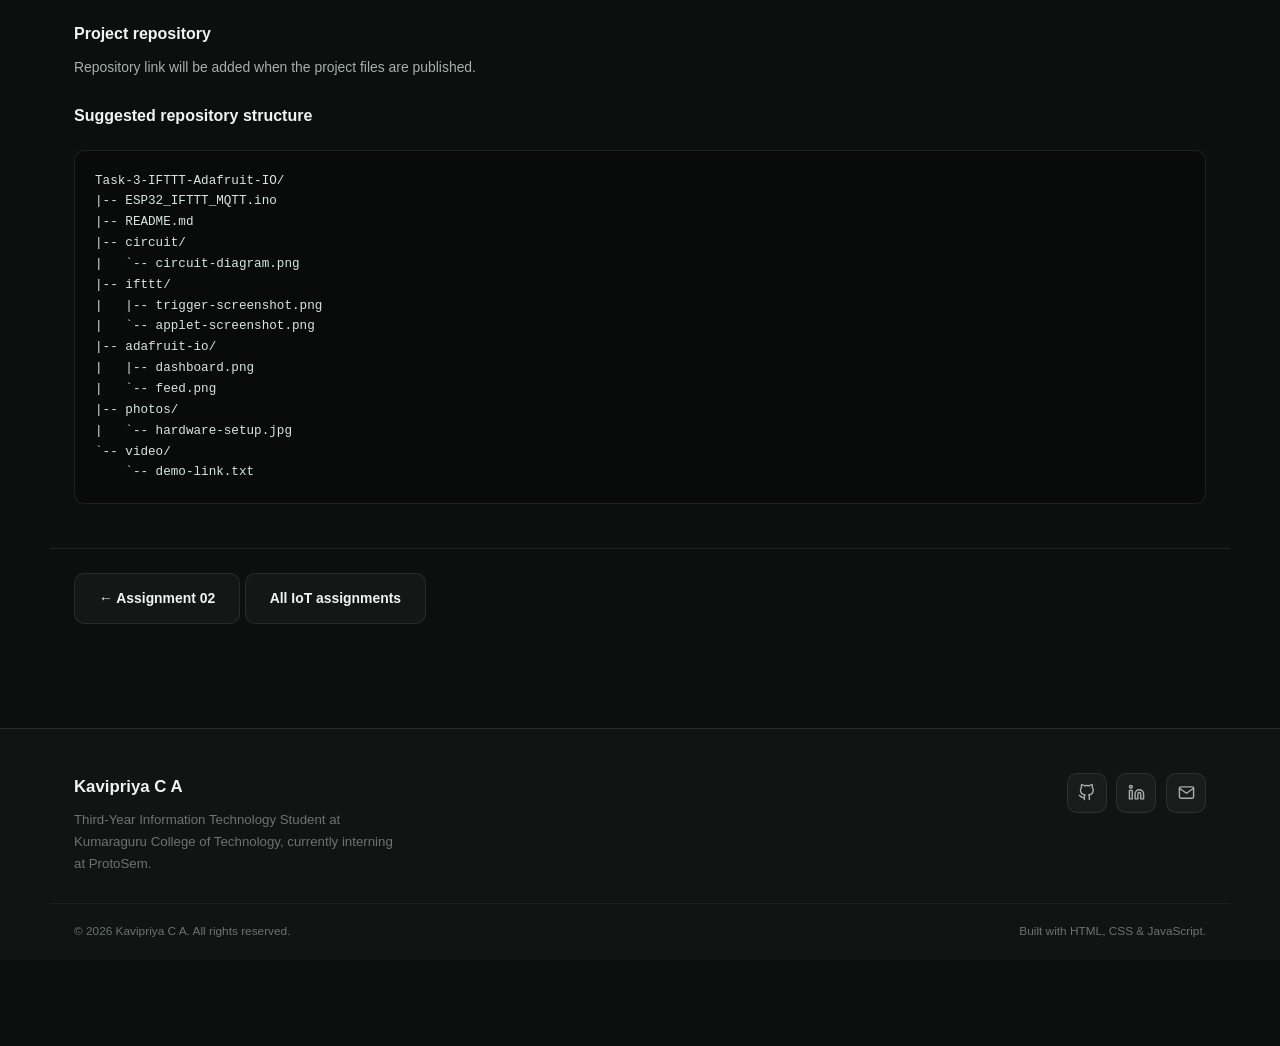
<file: iot-task-3.html>
<!DOCTYPE html>
<html lang="en">
<head>
<meta charset="UTF-8" />
<meta name="viewport" content="width=device-width, initial-scale=1.0" />
<title>IFTTT + Adafruit IO IoT Automation | Kavipriya C A</title>
<meta name="description" content="Connect an IFTTT event to an ESP32 LED through an Adafruit IO feed and MQTT." />
<link rel="stylesheet" href="css/style.css" />
</head>
<body>
  <div class="loading-screen" id="loadingScreen"><div class="loader-ring"></div></div>
  <div id="navbar-root"></div>

  <main id="main-content">
    <header class="iot-hero">
      <span class="eyebrow">IoT works / Task 03</span>
      <h1>IFTTT + Adafruit IO <span>IoT Automation</span></h1>
      <p>Turn an external event into a physical action by linking an IFTTT Applet, a cloud feed, and an ESP32 subscriber.</p>
      <div class="iot-meta" aria-label="Technologies">
        <span class="tag">IFTTT</span><span class="tag">Adafruit IO</span><span class="tag">MQTT</span><span class="tag">ESP32</span>
      </div>
      <nav class="iot-assignment-list" aria-label="On this page" style="margin-top:2rem;">
        <div class="iot-assignment">
          <span class="iot-assignment-number">03</span>
          <div><h3>On this page</h3><p>Jump to a section</p></div>
          <span class="iot-assignment-link">Overview</span>
        </div>
        <div class="iot-meta">
          <a class="tag" href="#overview">01 Overview</a>
          <a class="tag" href="#concepts">02 Automation concepts</a>
          <a class="tag" href="#system">03 System design</a>
          <a class="tag" href="#ifttt">04 IFTTT Applet</a>
          <a class="tag" href="#cloud">05 Adafruit IO feed</a>
          <a class="tag" href="#hardware">06 Hardware</a>
          <a class="tag" href="#implementation">07 Firmware</a>
          <a class="tag" href="#testing">08 Testing</a>
          <a class="tag" href="#evidence">09 Evidence &amp; video</a>
          <a class="tag" href="#challenges">10 Challenges</a>
          <a class="tag" href="#reflection">11 Reflection</a>
        </div>
      </nav>
    </header>

    <section class="iot-section" id="overview">
      <div class="iot-section-heading"><span>01 / THE CHALLENGE</span><h2>Overview</h2></div>
      <div class="iot-concepts">
        <div class="iot-concept"><span>OBJECTIVE</span><h3>Automate an IoT device</h3><p>Develop an IoT automation system using an ESP32, IFTTT, Adafruit IO, and MQTT. A predefined external event should update a cloud feed and cause the ESP32 to control an LED without a manual dashboard command.</p></div>
        <div class="iot-concept"><span>PROBLEM</span><h3>Move beyond manual control</h3><p>A basic connected device is often controlled manually through an app or dashboard. Automation adds a trigger and rules so a configured event can start the action automatically.</p></div>
      </div>
      <p class="iot-summary"><strong>Project summary:</strong> IFTTT detects a configured trigger and runs an action that updates an Adafruit IO feed. The ESP32 subscribes to that feed over MQTT and changes the LED state in response.</p>
    </section>

    <section class="iot-section" id="concepts">
      <div class="iot-section-heading"><span>02 / AUTOMATION CONCEPTS</span><h2>From event to action</h2></div>
      <p class="iot-intro">IoT automation lets connected systems perform an action when a predefined event or condition occurs, instead of waiting for a person to press a control.</p>
      <div class="iot-concepts">
        <div class="iot-concept"><span>01 / IF THIS</span><h3>Trigger</h3><p>An event that starts the automation. The supplied project image identifies Google Assistant voice-trigger Applets; the configured trigger phrase is “Okay Google, activate on/off.”</p></div>
        <div class="iot-concept"><span>02 / AUTOMATION</span><h3>IFTTT Applet</h3><p>IFTTT means “If This Then That.” An Applet connects a trigger service or event to an action.</p></div>
        <div class="iot-concept"><span>03 / THEN THAT</span><h3>Action</h3><p>The operation IFTTT runs after the trigger. Here, the action sends a value to Adafruit IO.</p></div>
        <div class="iot-concept"><span>04 / DEVICE</span><h3>ESP32 + LED</h3><p>The ESP32 receives the cloud command through MQTT and applies it to its GPIO output.</p></div>
      </div>
      <p class="iot-note">Other possible triggers include a Webhooks event, a button, a schedule, or a connected application. Document the configured trigger accurately if it differs from the voice-trigger example.</p>
    </section>

    <section class="iot-section" id="system">
      <div class="iot-section-heading"><span>03 / END-TO-END ARCHITECTURE</span><h2>System design &amp; data flow</h2></div>
      <p class="iot-intro">The automation and device-control layers are separate: IFTTT evaluates the trigger, while Adafruit IO and MQTT deliver the command to the hardware.</p>
      <div class="iot-flow" aria-label="External event to IFTTT to Adafruit IO to ESP32 to LED">
        <div class="iot-flow-step"><span>Trigger</span><strong>External event</strong><p>Configured event occurs</p></div>
        <div class="iot-flow-step"><span>IFTTT</span><strong>Applet action</strong><p>Runs the then-that step</p></div>
        <div class="iot-flow-step"><span>Adafruit IO</span><strong>Feed + broker</strong><p>Stores and forwards value</p></div>
        <div class="iot-flow-step"><span>ESP32</span><strong>GPIO 2 / LED</strong><p>Applies the command</p></div>
      </div>
      <ol class="iot-steps">
        <li>A predefined external trigger occurs.</li>
        <li>IFTTT detects the event and runs the configured Applet.</li>
        <li>The Applet action sends the selected command to Adafruit IO.</li>
        <li>The <code>bulb-control</code> feed stores the new value.</li>
        <li>The MQTT broker forwards it to the subscribed ESP32.</li>
        <li>The ESP32 reads the command and selects the corresponding output state.</li>
        <li>GPIO 2 changes state and the LED responds.</li>
      </ol>
      <div class="iot-concepts">
        <div class="iot-concept"><span>FEED VALUE: ON</span><h3>GPIO 2 = HIGH</h3><p>The ESP32 turns the LED on.</p></div>
        <div class="iot-concept"><span>FEED VALUE: OFF</span><h3>GPIO 2 = LOW</h3><p>The ESP32 turns the LED off.</p></div>
      </div>
      <h3 class="iot-subheading">Example automation sequence</h3>
      <p class="iot-copy">Trigger occurs &rarr; IFTTT detects event &rarr; Applet runs action &rarr; Feed updates &rarr; ESP32 receives MQTT &rarr; LED responds.</p>
    </section>

    <section class="iot-section" id="ifttt">
      <div class="iot-section-heading"><span>04 / AUTOMATION CONFIGURATION</span><h2>IFTTT Applet setup</h2></div>
      <p class="iot-intro">An IFTTT Applet follows the “If This, Then That” pattern. It contains a trigger and an action. When the trigger event occurs, IFTTT runs the action that sends the command to Adafruit IO.</p>
      <div class="iot-concepts">
        <div class="iot-concept"><span>01</span><h3>Choose the trigger service</h3><p>Select the connected service or event that starts the automation. The supplied project image shows Google Assistant voice-trigger Applets.</p></div>
        <div class="iot-concept"><span>02</span><h3>Configure the trigger event</h3><p>Set the voice phrase or other event and any service conditions required by the selected trigger.</p></div>
        <div class="iot-concept"><span>03</span><h3>Select the action</h3><p>Configure the IFTTT action to update the intended Adafruit IO feed with the appropriate command value.</p></div>
        <div class="iot-concept"><span>04</span><h3>Test the Applet</h3><p>Activate the trigger and verify that the expected value appears in the Adafruit IO feed before testing the ESP32 response.</p></div>
      </div>
      <div class="iot-table-wrap">
        <table class="iot-table">
          <thead><tr><th scope="col">Applet setting</th><th scope="col">Assignment details</th></tr></thead>
          <tbody>
            <tr><td>Trigger</td><td>Google Assistant voice trigger (“Okay Google, activate on/off”), as identified in the supplied project image</td></tr>
            <tr><td>Action</td><td>Update the Adafruit IO <code>bulb-control</code> feed</td></tr>
            <tr><td>Values</td><td><code>ON</code> for GPIO HIGH; <code>OFF</code> for GPIO LOW</td></tr>
          </tbody>
        </table>
      </div>
      <p class="iot-summary"><strong>Keep service credentials private.</strong> Do not publish Webhooks keys, service tokens, Wi-Fi passwords, or your Adafruit IO AIO Key.</p>
    </section>

    <section class="iot-section" id="cloud">
      <div class="iot-section-heading"><span>05 / CLOUD FEED</span><h2>Adafruit IO feed</h2></div>
      <p class="iot-intro">Adafruit IO provides the IoT cloud layer between the IFTTT automation and the ESP32. The feed stores the command produced by the Applet action. The ESP32 subscribes to the feed through MQTT and checks for new messages.</p>
      <p class="iot-summary"><strong>MQTT feed / topic:</strong> <code>Kixorr_28/feeds/bulb-control</code>. The IFTTT action updates the <code>bulb-control</code> feed, and the ESP32 listens to the matching account feed for ON or OFF.</p>
      <div class="iot-concepts">
        <div class="iot-concept"><span>ON</span><h3>Turn LED on</h3><p>Adafruit IO receives <code>ON</code>; ESP32 writes HIGH to GPIO 2.</p></div>
        <div class="iot-concept"><span>OFF</span><h3>Turn LED off</h3><p>Adafruit IO receives <code>OFF</code>; ESP32 writes LOW to GPIO 2.</p></div>
      </div>
      <h3 class="iot-subheading">Cloud connection parameters</h3>
      <div class="iot-table-wrap">
        <table class="iot-table">
          <thead><tr><th scope="col">Parameter</th><th scope="col">Value / role</th></tr></thead>
          <tbody>
            <tr><td>Adafruit IO broker</td><td><code>io.adafruit.com</code></td></tr>
            <tr><td>MQTT port</td><td><code>1883</code></td></tr>
            <tr><td>Adafruit IO username</td><td><code>Kixorr_28</code></td></tr>
            <tr><td>Feed</td><td><code>bulb-control</code></td></tr>
            <tr><td>Publisher</td><td>IFTTT action</td></tr>
            <tr><td>Subscriber</td><td>ESP32 MQTT client</td></tr>
            <tr><td>Payloads</td><td><code>ON</code> / <code>OFF</code></td></tr>
            <tr><td>Transport</td><td>Wi-Fi and internet</td></tr>
          </tbody>
        </table>
      </div>
    </section>

    <section class="iot-section" id="hardware">
      <div class="iot-section-heading"><span>06 / DEVICE SETUP</span><h2>Hardware &amp; software</h2></div>
      <div class="iot-table-wrap">
        <table class="iot-table">
          <thead><tr><th scope="col">Hardware component</th><th scope="col">Purpose</th></tr></thead>
          <tbody>
            <tr><td>ESP32 development board</td><td>Main IoT controller and MQTT subscriber</td></tr>
            <tr><td>LED</td><td>Output actuator controlled by the automation</td></tr>
            <tr><td>Resistor</td><td>Limits current through the LED</td></tr>
            <tr><td>Breadboard</td><td>Prototyping the circuit</td></tr>
            <tr><td>Jumper wires</td><td>Electrical connections</td></tr>
            <tr><td>USB cable</td><td>Power and programming</td></tr>
            <tr><td>Wi-Fi network</td><td>Internet connectivity for cloud services</td></tr>
          </tbody>
        </table>
      </div>
      <h3 class="iot-subheading">Software &amp; cloud platforms</h3>
      <div class="iot-table-wrap">
        <table class="iot-table">
          <thead><tr><th scope="col">Platform / software</th><th scope="col">Purpose</th></tr></thead>
          <tbody>
            <tr><td>Arduino IDE</td><td>ESP32 programming and upload</td></tr>
            <tr><td>ESP32 board package</td><td>ESP32 development support in Arduino IDE</td></tr>
            <tr><td>IFTTT</td><td>Trigger/action automation workflow</td></tr>
            <tr><td>Adafruit IO</td><td>Cloud feed and IoT communication platform</td></tr>
            <tr><td>MQTT</td><td>Cloud-to-device messaging protocol</td></tr>
            <tr><td>Adafruit MQTT library</td><td>MQTT client support for the ESP32 sketch</td></tr>
            <tr><td>Web browser</td><td>Configure IFTTT and inspect Adafruit IO</td></tr>
          </tbody>
        </table>
      </div>
      <h3 class="iot-subheading">LED wiring reference</h3>
      <p class="iot-copy"><strong>GPIO 2:</strong> Resistor &rarr; LED anode<br /><strong>GND:</strong> LED cathode / circuit ground</p>
      <p class="iot-note">Check your ESP32 board pinout. Use a current-limiting resistor with an external LED.</p>
    </section>

    <section class="iot-section" id="implementation">
      <div class="iot-section-heading"><span>07 / FIRMWARE</span><h2>ESP32 MQTT implementation</h2></div>
      <p class="iot-intro">The device connects to Wi-Fi, authenticates with Adafruit IO, subscribes to the feed, and processes new values. IFTTT updates the feed; the ESP32 sketch handles the cloud-to-device command.</p>
      <p class="iot-note">Credentials below are placeholders. Enter credentials locally before upload. Keep Wi-Fi passwords, the AIO Key, and IFTTT service tokens private.</p>
      <p class="iot-code-label">ESP32_IFTTT_MQTT.ino</p>
      <pre class="iot-code"><code>#include &lt;WiFi.h&gt;
#include "Adafruit_MQTT.h"
#include "Adafruit_MQTT_Client.h"

#define WIFI_SSID "YOUR_WIFI_NAME"
#define WIFI_PASSWORD "YOUR_WIFI_PASSWORD"
#define AIO_SERVER "io.adafruit.com"
#define AIO_SERVERPORT 1883
#define AIO_USERNAME "Kixorr_28"
#define AIO_KEY "YOUR_ADAFRUIT_IO_KEY"
#define LED_PIN 2

WiFiClient client;
Adafruit_MQTT_Client mqtt(
  &amp;client, AIO_SERVER, AIO_SERVERPORT, AIO_USERNAME, AIO_KEY);

Adafruit_MQTT_Subscribe bulbControl = Adafruit_MQTT_Subscribe(
  &amp;mqtt, AIO_USERNAME "/feeds/bulb-control");

void setup() {
  Serial.begin(115200);
  pinMode(LED_PIN, OUTPUT);
  digitalWrite(LED_PIN, LOW);

  WiFi.begin(WIFI_SSID, WIFI_PASSWORD);
  Serial.print("Connecting to Wi-Fi");
  while (WiFi.status() != WL_CONNECTED) {
    delay(500);
    Serial.print(".");
  }
  Serial.println();
  Serial.println("Wi-Fi connected");
  Serial.print("IP Address: ");
  Serial.println(WiFi.localIP());
  mqtt.subscribe(&amp;bulbControl);
}

void connectMQTT() {
  int8_t result;
  if (mqtt.connected()) return;

  Serial.print("Connecting to Adafruit IO...");
  while ((result = mqtt.connect()) != 0) {
    Serial.println(mqtt.connectErrorString(result));
    mqtt.disconnect();
    delay(5000);
  }
  Serial.println("Connected to Adafruit IO");
}

void loop() {
  connectMQTT();
  mqtt.processPackets(1000);

  Adafruit_MQTT_Subscribe *subscription;
  while ((subscription = mqtt.readSubscription(1000))) {
    if (subscription == &amp;bulbControl) {
      String command = (char *)bulbControl.lastread;
      command.trim();
      Serial.print("Received: ");
      Serial.println(command);

      if (command == "ON") {
        digitalWrite(LED_PIN, HIGH);
        Serial.println("LED ON");
      } else if (command == "OFF") {
        digitalWrite(LED_PIN, LOW);
        Serial.println("LED OFF");
      }
    }
  }
}</code></pre>
      <h3 class="iot-subheading">Important code sections</h3>
      <ul class="iot-steps">
        <li><code>WiFi.begin()</code> connects the ESP32 to an internet-enabled Wi-Fi network.</li>
        <li>The MQTT client uses the Adafruit IO host, port, username, and AIO Key to authenticate.</li>
        <li><code>mqtt.subscribe(&amp;bulbControl)</code> subscribes to the <code>Kixorr_28/feeds/bulb-control</code> feed.</li>
        <li><code>connectMQTT()</code> checks the broker connection and retries if it is disconnected.</li>
        <li><code>mqtt.readSubscription()</code> reads values delivered through the feed.</li>
        <li>The command is compared with ON/OFF, then GPIO 2 is set HIGH/LOW.</li>
      </ul>
    </section>

    <section class="iot-section" id="testing">
      <div class="iot-section-heading"><span>08 / VERIFICATION</span><h2>Testing plan</h2></div>
      <p class="iot-intro">Test the system one connection at a time: confirm the trigger runs, verify the feed changes, then check the MQTT message and physical output.</p>
      <div class="iot-table-wrap">
        <table class="iot-table">
          <thead><tr><th scope="col">Test</th><th scope="col">Input</th><th scope="col">Expected result</th><th scope="col">Status</th></tr></thead>
          <tbody>
            <tr><td>Trigger activation</td><td>Configured event occurs</td><td>IFTTT runs the Applet action and Adafruit IO receives the expected value</td><td>Record result</td></tr>
            <tr><td>LED ON command</td><td><code>ON</code></td><td>ESP32 sets GPIO 2 HIGH and the LED turns on</td><td>Record result</td></tr>
            <tr><td>LED OFF command</td><td><code>OFF</code></td><td>ESP32 sets GPIO 2 LOW and the LED turns off</td><td>Record result</td></tr>
            <tr><td>Repeated trigger</td><td>Trigger activated multiple times</td><td>Each valid feed update is received and handled by the ESP32</td><td>Record result</td></tr>
          </tbody>
        </table>
      </div>
      <p class="iot-note">Replace “Record result” with the observed outcome after running each test. Do not mark tests passed until verified on the physical setup.</p>
    </section>

    <section class="iot-section" id="evidence">
      <div class="iot-section-heading"><span>09 / EVIDENCE &amp; DEMONSTRATION</span><h2>Project evidence</h2></div>
      <h3 class="iot-subheading">What to capture</h3>
      <div class="iot-concepts">
        <div class="iot-concept"><span>IFTTT CONFIGURATION</span><h3>Applet screenshots</h3><p>IFTTT account or workspace, trigger configuration, action configuration, and completed Applet overview.</p></div>
        <div class="iot-concept"><span>CLOUD + HARDWARE</span><h3>Device evidence</h3><p>Adafruit IO dashboard and feed, feed value after the trigger, ESP32 and LED setup, and LED ON/OFF states.</p></div>
      </div>
      <div class="iot-media">
        <figure>
          <img src="IOT%20IMAGES%20N%20VIDS/ASSIGNMENT%203.jpeg" alt="Assignment 3 IFTTT and Adafruit IO automation evidence" />
          <figcaption>Assignment 3 automation and cloud-feed evidence.</figcaption>
        </figure>
        <figure>
          <video controls preload="metadata" playsinline>
            <source src="IOT%20IMAGES%20N%20VIDS/ASSIGNMENT%203.mp4" type="video/mp4" />
            Your browser does not support embedded video. <a href="IOT%20IMAGES%20N%20VIDS/ASSIGNMENT%203.mp4">Open the Assignment 3 video</a>.
          </video>
          <figcaption>Assignment 3 demonstration video.</figcaption>
        </figure>
      </div>
      <h3 class="iot-subheading">Demonstration sequence</h3>
      <ol class="iot-steps">
        <li>Show the ESP32 hardware and Adafruit IO feed.</li>
        <li>Show the IFTTT Applet and activate the configured trigger.</li>
        <li>Show the Adafruit IO feed value update.</li>
        <li>Show the ESP32 receiving the MQTT command in Serial Monitor.</li>
        <li>Show the LED responding; repeat with the opposite value when applicable.</li>
      </ol>
    </section>

    <section class="iot-section" id="challenges">
      <div class="iot-section-heading"><span>10 / DEBUG NOTES</span><h2>Challenges &amp; solutions</h2></div>
      <ul class="iot-steps">
        <li>IFTTT trigger did not run</li>
        <li>Adafruit IO feed did not update</li>
        <li>ESP32 did not receive the command</li>
        <li>LED did not respond</li>
        <li>Cloud automation stopped working</li>
      </ul>
    </section>

    <section class="iot-section" id="reflection">
      <div class="iot-section-heading"><span>11 / WHAT I LEARNED</span><h2>Learning reflection</h2></div>
      <p class="iot-intro">This task helped me understand how cloud-based IoT automation connects an event to a physical device. I learned how IFTTT uses a trigger/action Applet, how Adafruit IO provides a feed for the command, and how MQTT delivers the update to an ESP32. The workflow extends the previous dashboard-control task: instead of a user manually selecting a command, an external event can initiate the process.</p>
      <p class="iot-copy" style="margin-top:1rem;">The project also reinforced the importance of internet connectivity, accurate feed configuration, correct MQTT subscriptions, protected credentials, and step-by-step testing across multiple services.</p>
      <p class="iot-summary"><strong>Final result:</strong> An external event triggers IFTTT, which updates the Adafruit IO feed. The ESP32 receives the value over MQTT and changes GPIO 2 so the LED responds.<br /><strong>Trigger &rarr; IFTTT &rarr; Adafruit IO &rarr; MQTT &rarr; ESP32 &rarr; GPIO &rarr; LED</strong></p>
      <h3 class="iot-subheading">Project repository</h3>
      <p class="iot-copy">Repository link will be added when the project files are published.</p>
      <h3 class="iot-subheading">Suggested repository structure</h3>
      <pre class="iot-code"><code>Task-3-IFTTT-Adafruit-IO/
|-- ESP32_IFTTT_MQTT.ino
|-- README.md
|-- circuit/
|   `-- circuit-diagram.png
|-- ifttt/
|   |-- trigger-screenshot.png
|   `-- applet-screenshot.png
|-- adafruit-io/
|   |-- dashboard.png
|   `-- feed.png
|-- photos/
|   `-- hardware-setup.jpg
`-- video/
    `-- demo-link.txt</code></pre>
    </section>

    <nav class="iot-bottom-nav" aria-label="Assignment navigation">
      <a class="btn btn-outline" href="iot-task-2.html">&larr; Assignment 02</a>
      <a class="btn btn-outline" href="iot.html">All IoT assignments</a>
    </nav>
  </main>

  <div id="footer-root"></div>
  <button id="backToTop" class="back-to-top" aria-label="Back to top">&uarr;</button>
  <script src="js/profile.js"></script>
  <script src="js/components.js"></script>
  <script src="js/render-iot.js"></script>
  <script src="js/script.js"></script>
</body>
</html>
</file>
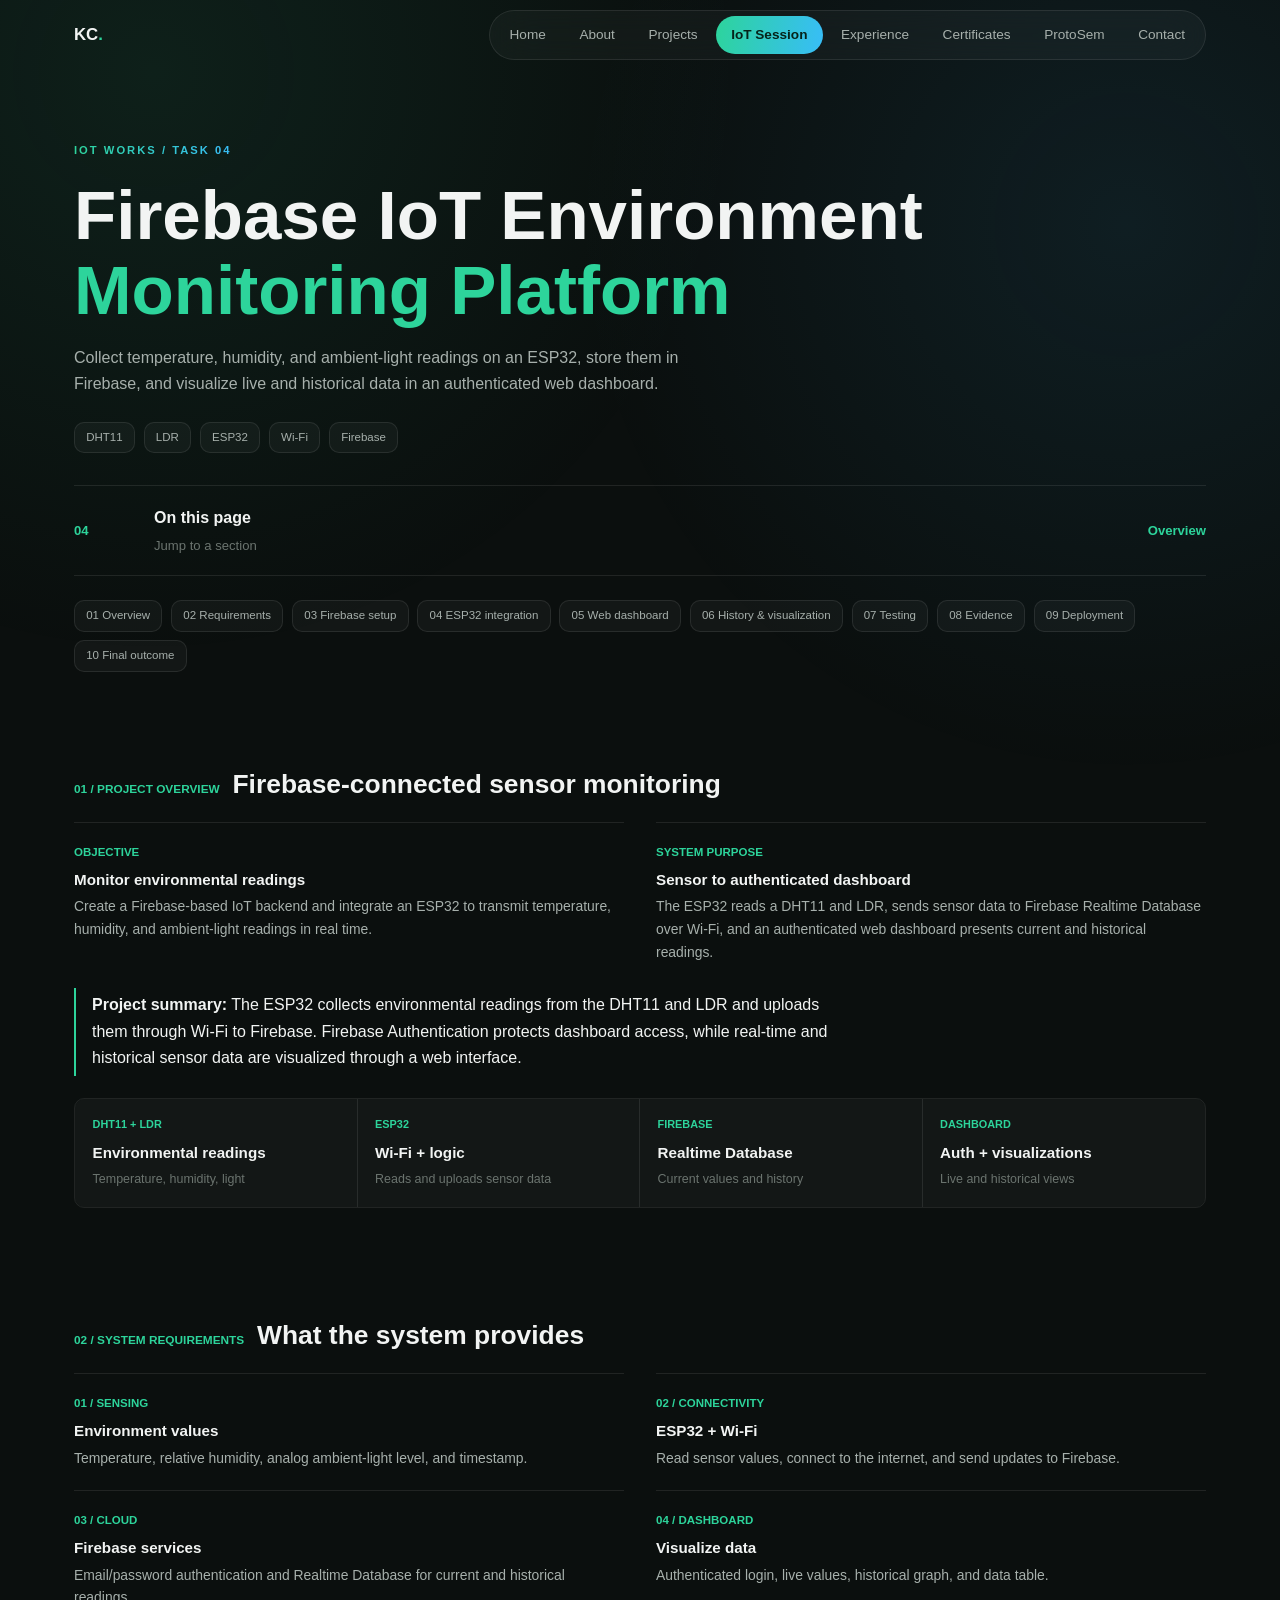
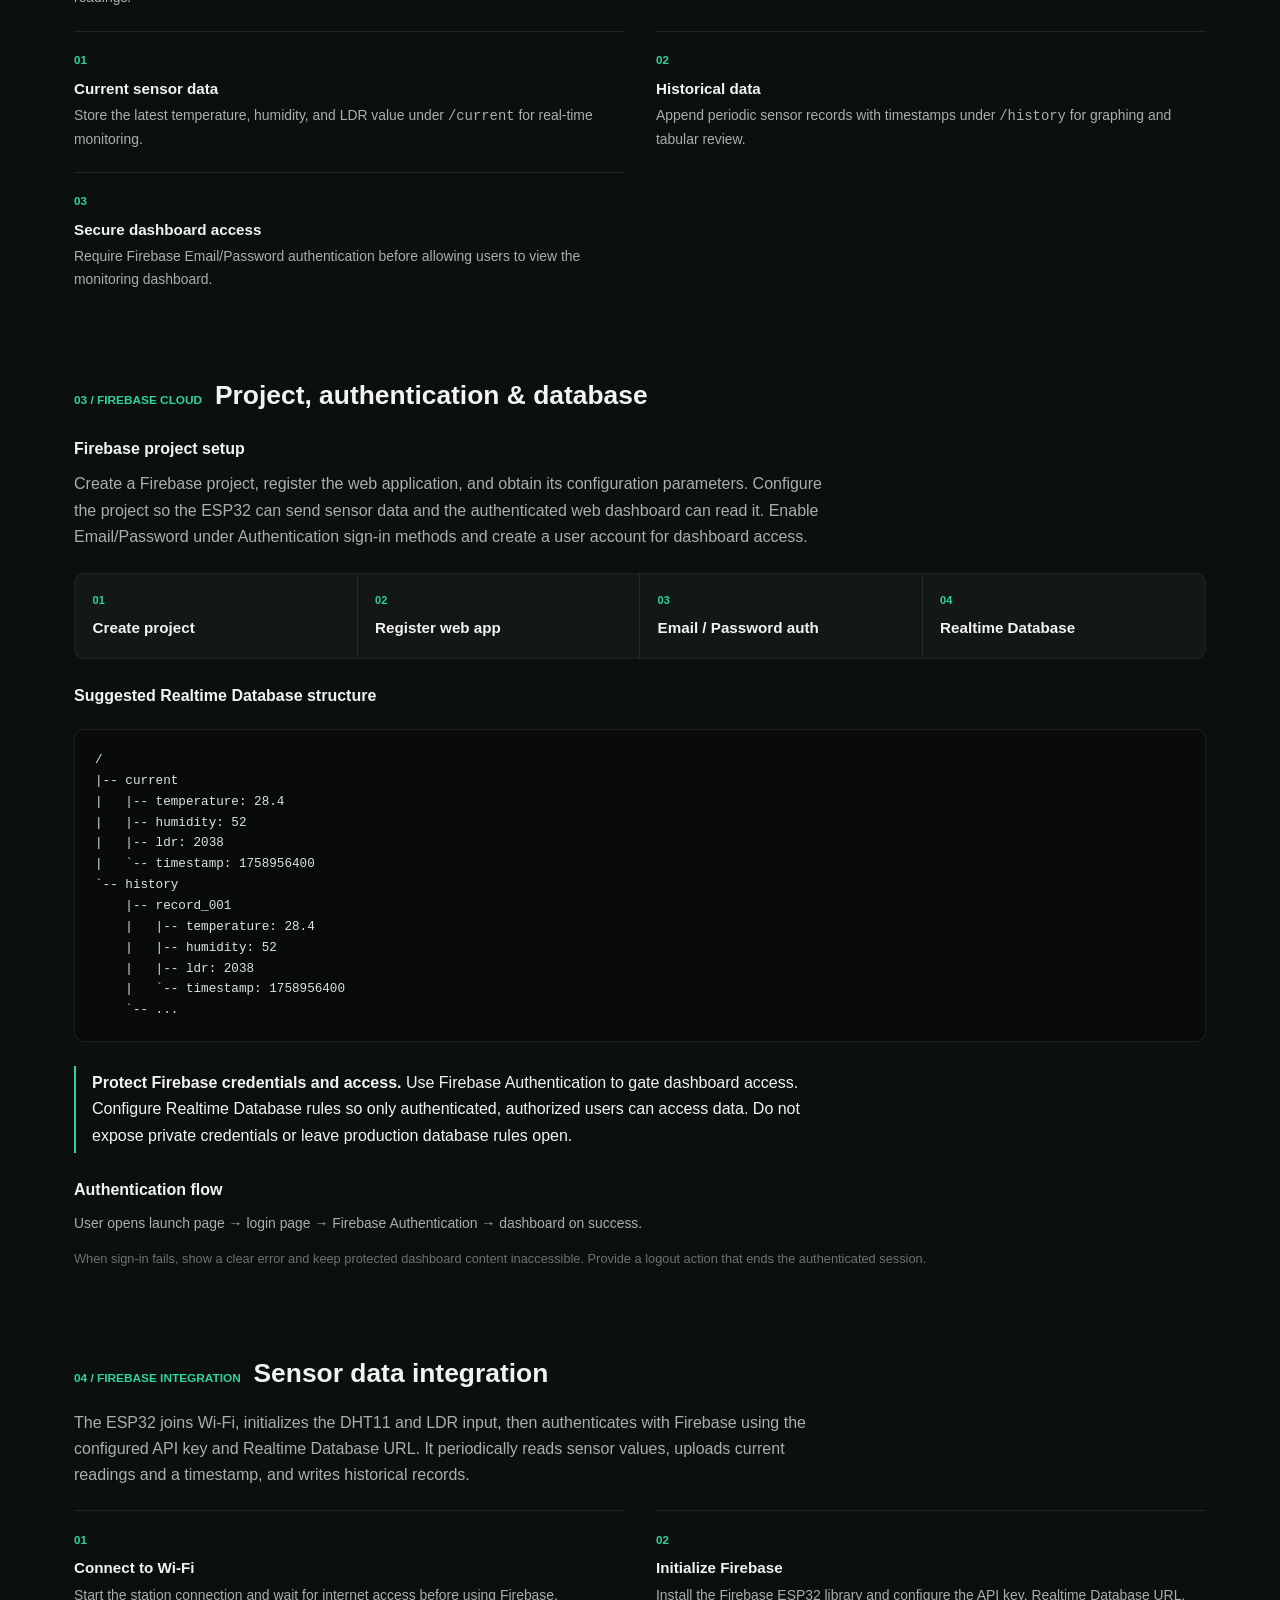
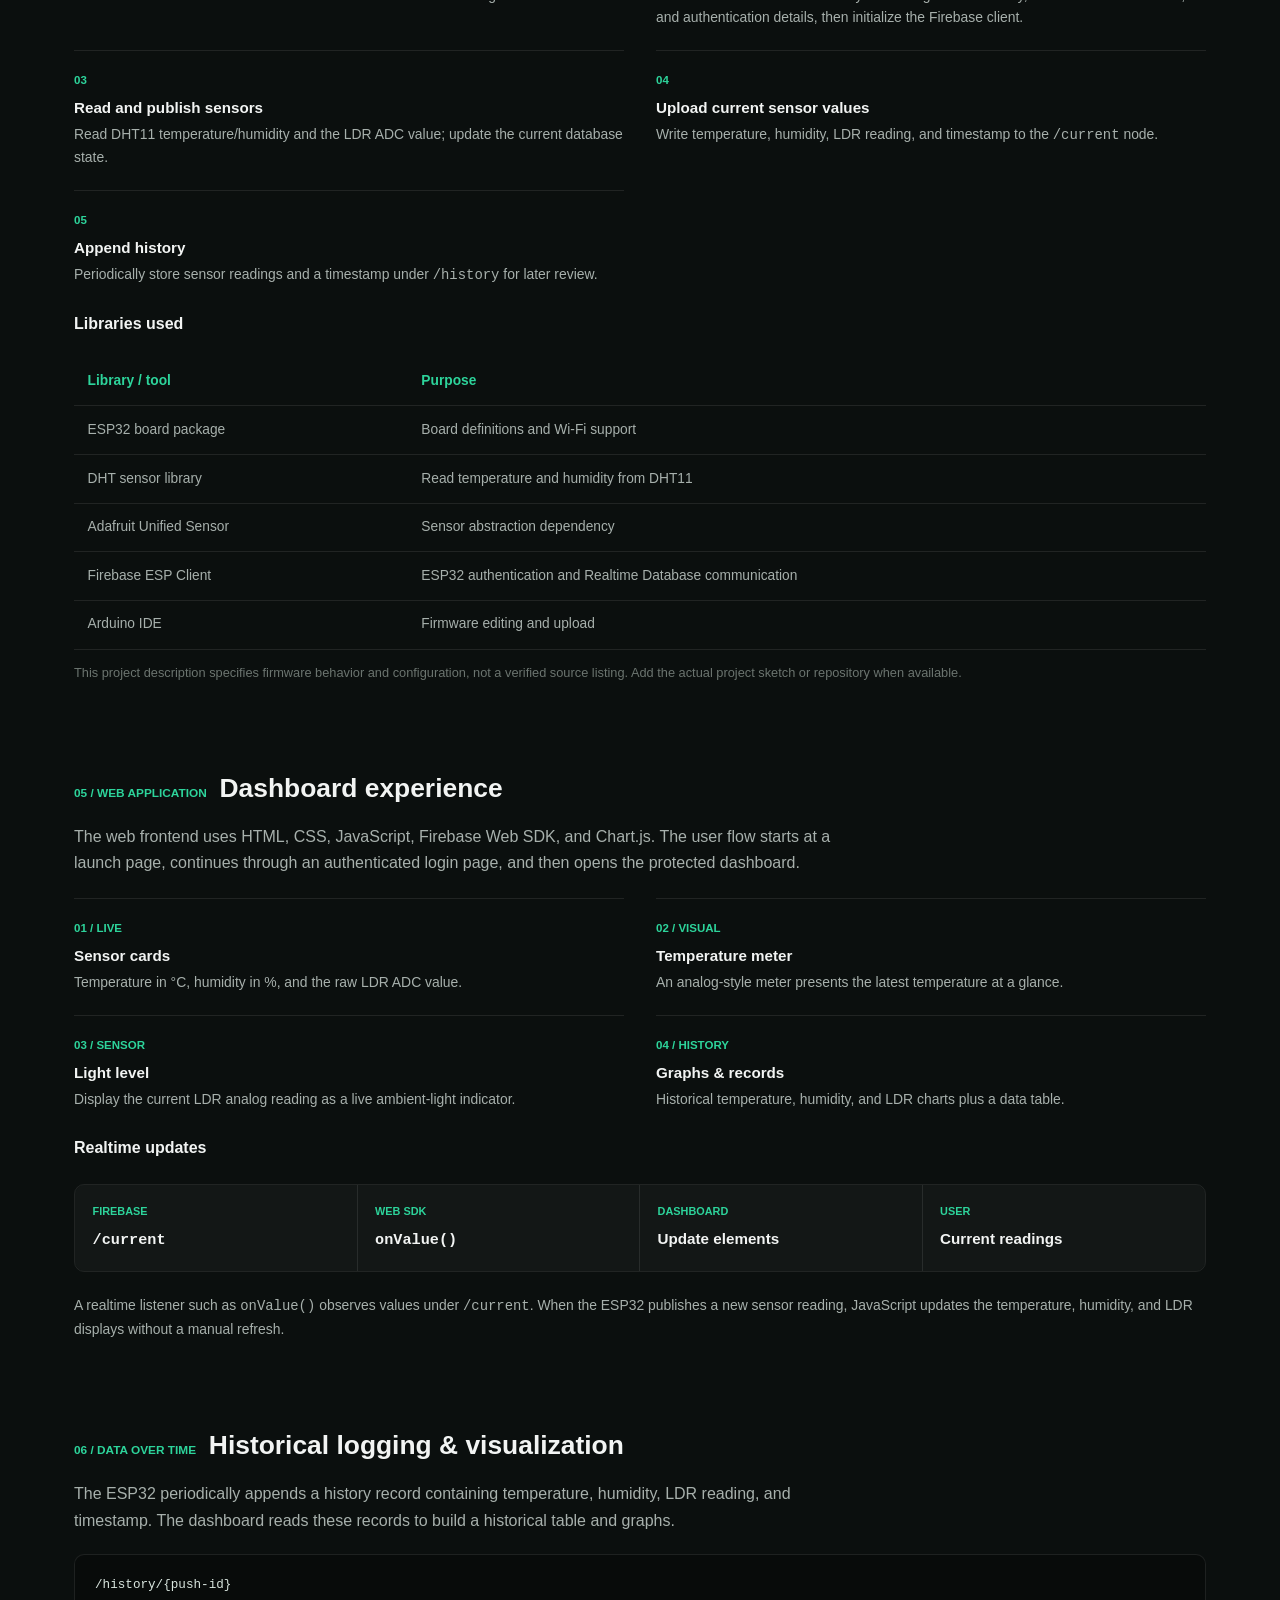
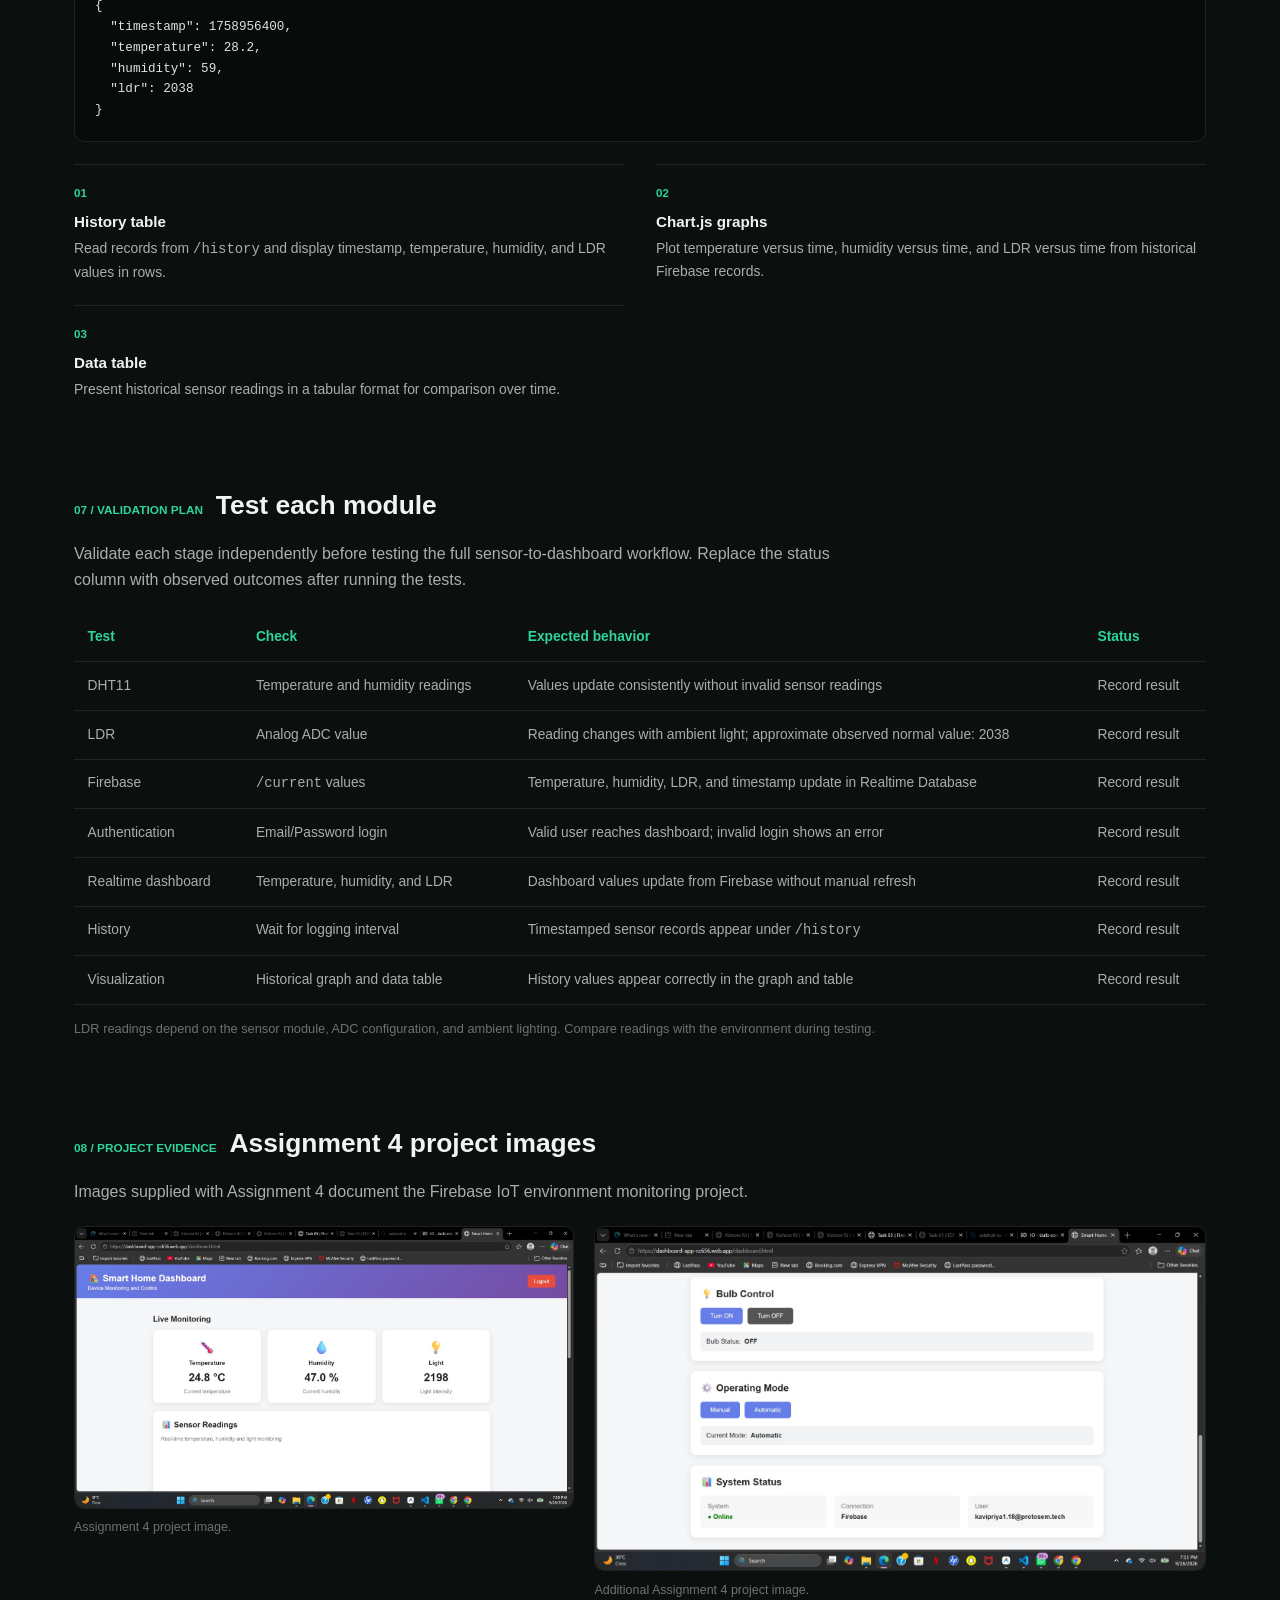
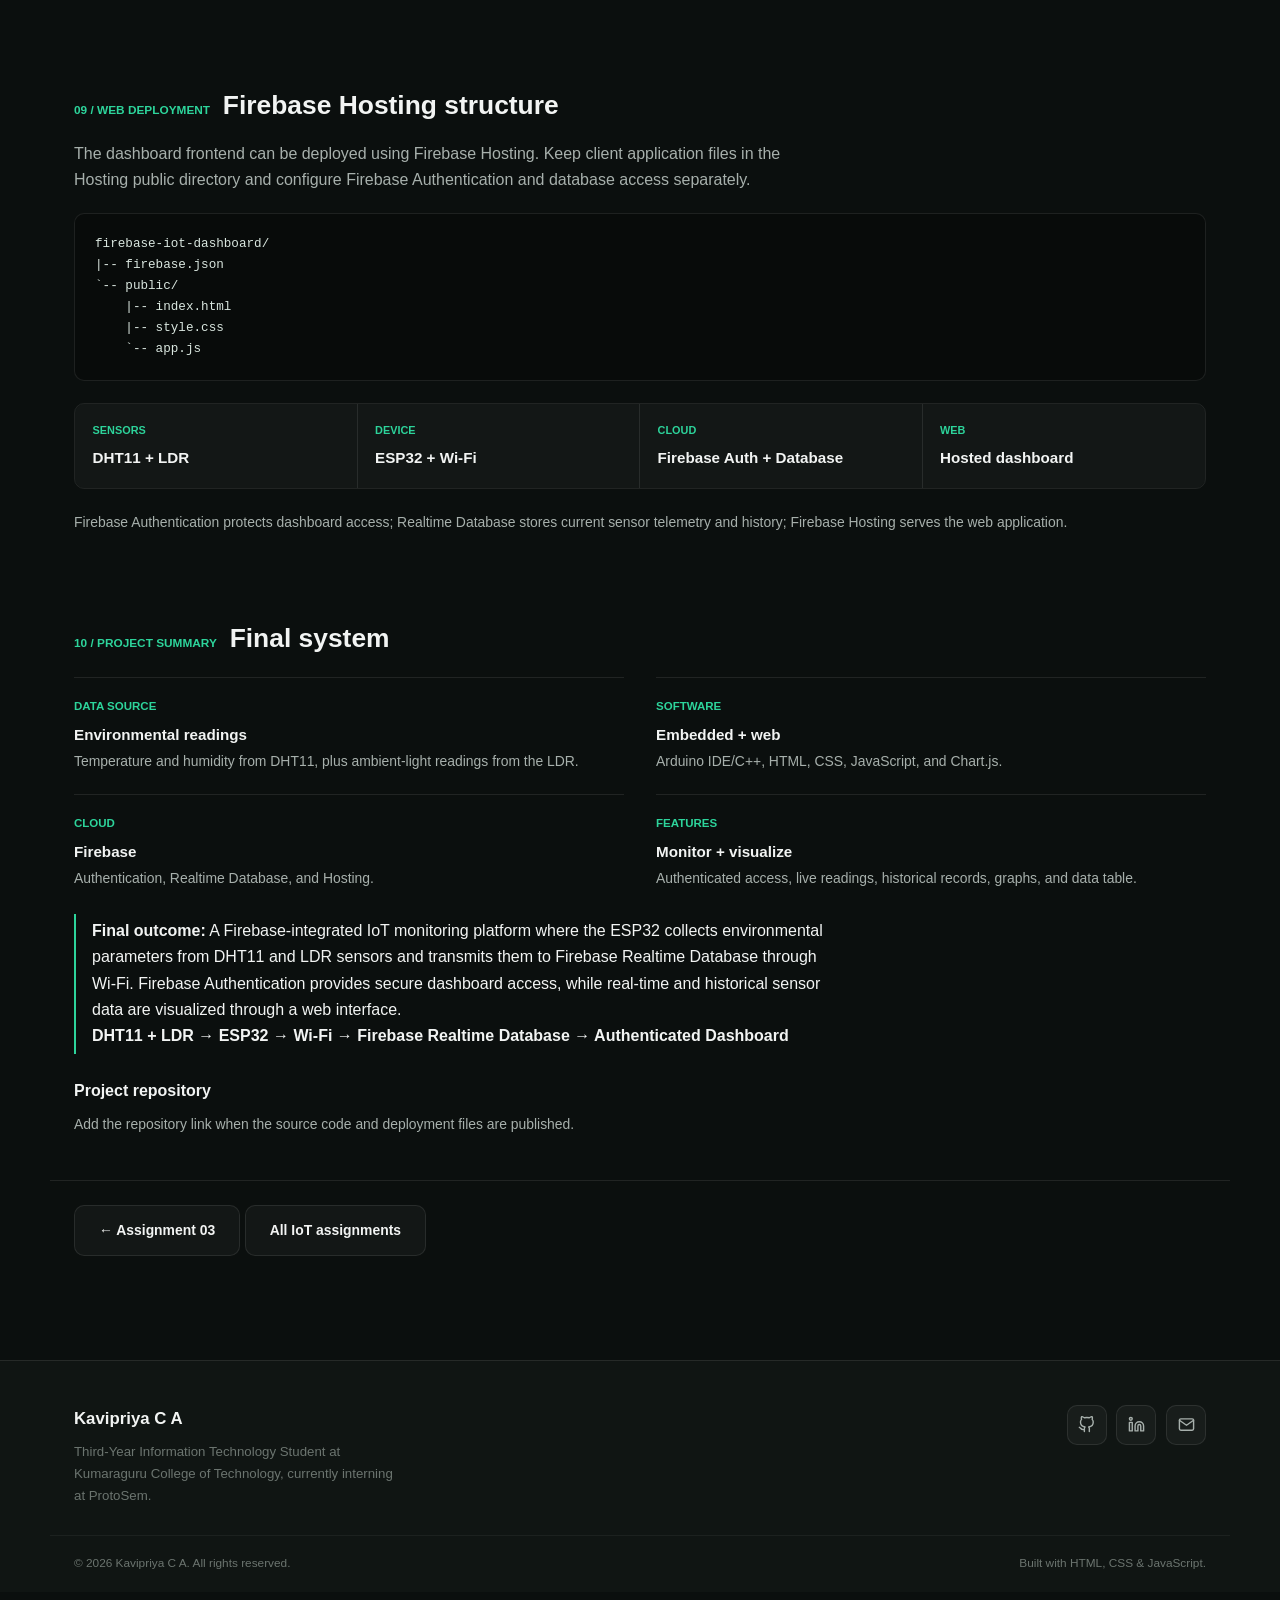
<file: iot-task-4.html>
<!DOCTYPE html>
<html lang="en">
<head>
<meta charset="UTF-8" />
<meta name="viewport" content="width=device-width, initial-scale=1.0" />
<title>Firebase IoT Environment Monitoring | Kavipriya C A</title>
<meta name="description" content="ESP32 environmental monitoring with DHT11, LDR, Firebase Realtime Database, authentication, and a web dashboard." />
<link rel="stylesheet" href="css/style.css" />
</head>
<body>
  <div class="loading-screen" id="loadingScreen"><div class="loader-ring"></div></div>
  <div id="navbar-root"></div>

  <main id="main-content">
    <header class="iot-hero">
      <span class="eyebrow">IoT works / Task 04</span>
      <h1>Firebase IoT Environment <span>Monitoring Platform</span></h1>
      <p>Collect temperature, humidity, and ambient-light readings on an ESP32, store them in Firebase, and visualize live and historical data in an authenticated web dashboard.</p>
      <div class="iot-meta" aria-label="Technologies">
        <span class="tag">DHT11</span><span class="tag">LDR</span><span class="tag">ESP32</span><span class="tag">Wi-Fi</span><span class="tag">Firebase</span>
      </div>
      <nav class="iot-assignment-list" aria-label="On this page" style="margin-top:2rem;">
        <div class="iot-assignment">
          <span class="iot-assignment-number">04</span>
          <div><h3>On this page</h3><p>Jump to a section</p></div>
          <span class="iot-assignment-link">Overview</span>
        </div>
        <div class="iot-meta">
          <a class="tag" href="#overview">01 Overview</a>
          <a class="tag" href="#requirements">02 Requirements</a>
          <a class="tag" href="#firebase">03 Firebase setup</a>
          <a class="tag" href="#firmware">04 ESP32 integration</a>
          <a class="tag" href="#dashboard">05 Web dashboard</a>
          <a class="tag" href="#history">06 History &amp; visualization</a>
          <a class="tag" href="#testing">07 Testing</a>
          <a class="tag" href="#evidence">08 Evidence</a>
          <a class="tag" href="#deployment">09 Deployment</a>
          <a class="tag" href="#reflection">10 Final outcome</a>
        </div>
      </nav>
    </header>

    <section class="iot-section" id="overview">
      <div class="iot-section-heading"><span>01 / PROJECT OVERVIEW</span><h2>Firebase-connected sensor monitoring</h2></div>
      <div class="iot-concepts">
        <div class="iot-concept"><span>OBJECTIVE</span><h3>Monitor environmental readings</h3><p>Create a Firebase-based IoT backend and integrate an ESP32 to transmit temperature, humidity, and ambient-light readings in real time.</p></div>
        <div class="iot-concept"><span>SYSTEM PURPOSE</span><h3>Sensor to authenticated dashboard</h3><p>The ESP32 reads a DHT11 and LDR, sends sensor data to Firebase Realtime Database over Wi-Fi, and an authenticated web dashboard presents current and historical readings.</p></div>
      </div>
      <p class="iot-summary"><strong>Project summary:</strong> The ESP32 collects environmental readings from the DHT11 and LDR and uploads them through Wi-Fi to Firebase. Firebase Authentication protects dashboard access, while real-time and historical sensor data are visualized through a web interface.</p>
      <div class="iot-flow" aria-label="DHT11 and LDR to ESP32 to Wi-Fi to Firebase to dashboard">
        <div class="iot-flow-step"><span>DHT11 + LDR</span><strong>Environmental readings</strong><p>Temperature, humidity, light</p></div>
        <div class="iot-flow-step"><span>ESP32</span><strong>Wi-Fi + logic</strong><p>Reads and uploads sensor data</p></div>
        <div class="iot-flow-step"><span>Firebase</span><strong>Realtime Database</strong><p>Current values and history</p></div>
        <div class="iot-flow-step"><span>Dashboard</span><strong>Auth + visualizations</strong><p>Live and historical views</p></div>
      </div>
    </section>

    <section class="iot-section" id="requirements">
      <div class="iot-section-heading"><span>02 / SYSTEM REQUIREMENTS</span><h2>What the system provides</h2></div>
      <div class="iot-concepts">
        <div class="iot-concept"><span>01 / SENSING</span><h3>Environment values</h3><p>Temperature, relative humidity, analog ambient-light level, and timestamp.</p></div>
        <div class="iot-concept"><span>02 / CONNECTIVITY</span><h3>ESP32 + Wi-Fi</h3><p>Read sensor values, connect to the internet, and send updates to Firebase.</p></div>
        <div class="iot-concept"><span>03 / CLOUD</span><h3>Firebase services</h3><p>Email/password authentication and Realtime Database for current and historical readings.</p></div>
        <div class="iot-concept"><span>04 / DASHBOARD</span><h3>Visualize data</h3><p>Authenticated login, live values, historical graph, and data table.</p></div>
      </div>
      <div class="iot-concepts">
        <div class="iot-concept"><span>01</span><h3>Current sensor data</h3><p>Store the latest temperature, humidity, and LDR value under <code>/current</code> for real-time monitoring.</p></div>
        <div class="iot-concept"><span>02</span><h3>Historical data</h3><p>Append periodic sensor records with timestamps under <code>/history</code> for graphing and tabular review.</p></div>
        <div class="iot-concept"><span>03</span><h3>Secure dashboard access</h3><p>Require Firebase Email/Password authentication before allowing users to view the monitoring dashboard.</p></div>
      </div>
    </section>

    <section class="iot-section" id="firebase">
      <div class="iot-section-heading"><span>03 / FIREBASE CLOUD</span><h2>Project, authentication &amp; database</h2></div>
      <h3 class="iot-subheading">Firebase project setup</h3>
      <p class="iot-intro">Create a Firebase project, register the web application, and obtain its configuration parameters. Configure the project so the ESP32 can send sensor data and the authenticated web dashboard can read it. Enable Email/Password under Authentication sign-in methods and create a user account for dashboard access.</p>
      <div class="iot-flow" aria-label="Firebase project setup">
        <div class="iot-flow-step"><span>01</span><strong>Create project</strong></div>
        <div class="iot-flow-step"><span>02</span><strong>Register web app</strong></div>
        <div class="iot-flow-step"><span>03</span><strong>Email / Password auth</strong></div>
        <div class="iot-flow-step"><span>04</span><strong>Realtime Database</strong></div>
      </div>
      <h3 class="iot-subheading">Suggested Realtime Database structure</h3>
      <pre class="iot-code"><code>/
|-- current
|   |-- temperature: 28.4
|   |-- humidity: 52
|   |-- ldr: 2038
|   `-- timestamp: 1758956400
`-- history
    |-- record_001
    |   |-- temperature: 28.4
    |   |-- humidity: 52
    |   |-- ldr: 2038
    |   `-- timestamp: 1758956400
    `-- ...</code></pre>
      <p class="iot-summary"><strong>Protect Firebase credentials and access.</strong> Use Firebase Authentication to gate dashboard access. Configure Realtime Database rules so only authenticated, authorized users can access data. Do not expose private credentials or leave production database rules open.</p>
      <h3 class="iot-subheading">Authentication flow</h3>
      <p class="iot-copy">User opens launch page &rarr; login page &rarr; Firebase Authentication &rarr; dashboard on success.</p>
      <p class="iot-note">When sign-in fails, show a clear error and keep protected dashboard content inaccessible. Provide a logout action that ends the authenticated session.</p>
    </section>

    <section class="iot-section" id="firmware">
      <div class="iot-section-heading"><span>04 / FIREBASE INTEGRATION</span><h2>Sensor data integration</h2></div>
      <p class="iot-intro">The ESP32 joins Wi-Fi, initializes the DHT11 and LDR input, then authenticates with Firebase using the configured API key and Realtime Database URL. It periodically reads sensor values, uploads current readings and a timestamp, and writes historical records.</p>
      <div class="iot-concepts">
        <div class="iot-concept"><span>01</span><h3>Connect to Wi-Fi</h3><p>Start the station connection and wait for internet access before using Firebase.</p></div>
        <div class="iot-concept"><span>02</span><h3>Initialize Firebase</h3><p>Install the Firebase ESP32 library and configure the API key, Realtime Database URL, and authentication details, then initialize the Firebase client.</p></div>
        <div class="iot-concept"><span>03</span><h3>Read and publish sensors</h3><p>Read DHT11 temperature/humidity and the LDR ADC value; update the current database state.</p></div>
        <div class="iot-concept"><span>04</span><h3>Upload current sensor values</h3><p>Write temperature, humidity, LDR reading, and timestamp to the <code>/current</code> node.</p></div>
        <div class="iot-concept"><span>05</span><h3>Append history</h3><p>Periodically store sensor readings and a timestamp under <code>/history</code> for later review.</p></div>
      </div>
      <h3 class="iot-subheading">Libraries used</h3>
      <div class="iot-table-wrap">
        <table class="iot-table">
          <thead><tr><th scope="col">Library / tool</th><th scope="col">Purpose</th></tr></thead>
          <tbody>
            <tr><td>ESP32 board package</td><td>Board definitions and Wi-Fi support</td></tr>
            <tr><td>DHT sensor library</td><td>Read temperature and humidity from DHT11</td></tr>
            <tr><td>Adafruit Unified Sensor</td><td>Sensor abstraction dependency</td></tr>
            <tr><td>Firebase ESP Client</td><td>ESP32 authentication and Realtime Database communication</td></tr>
            <tr><td>Arduino IDE</td><td>Firmware editing and upload</td></tr>
          </tbody>
        </table>
      </div>
      <p class="iot-note">This project description specifies firmware behavior and configuration, not a verified source listing. Add the actual project sketch or repository when available.</p>
    </section>

    <section class="iot-section" id="dashboard">
      <div class="iot-section-heading"><span>05 / WEB APPLICATION</span><h2>Dashboard experience</h2></div>
      <p class="iot-intro">The web frontend uses HTML, CSS, JavaScript, Firebase Web SDK, and Chart.js. The user flow starts at a launch page, continues through an authenticated login page, and then opens the protected dashboard.</p>
      <div class="iot-concepts">
        <div class="iot-concept"><span>01 / LIVE</span><h3>Sensor cards</h3><p>Temperature in °C, humidity in %, and the raw LDR ADC value.</p></div>
        <div class="iot-concept"><span>02 / VISUAL</span><h3>Temperature meter</h3><p>An analog-style meter presents the latest temperature at a glance.</p></div>
        <div class="iot-concept"><span>03 / SENSOR</span><h3>Light level</h3><p>Display the current LDR analog reading as a live ambient-light indicator.</p></div>
        <div class="iot-concept"><span>04 / HISTORY</span><h3>Graphs &amp; records</h3><p>Historical temperature, humidity, and LDR charts plus a data table.</p></div>
      </div>
      <h3 class="iot-subheading">Realtime updates</h3>
      <div class="iot-flow" aria-label="Firebase realtime update flow">
        <div class="iot-flow-step"><span>Firebase</span><strong><code>/current</code></strong></div>
        <div class="iot-flow-step"><span>Web SDK</span><strong><code>onValue()</code></strong></div>
        <div class="iot-flow-step"><span>Dashboard</span><strong>Update elements</strong></div>
        <div class="iot-flow-step"><span>User</span><strong>Current readings</strong></div>
      </div>
      <p class="iot-copy">A realtime listener such as <code>onValue()</code> observes values under <code>/current</code>. When the ESP32 publishes a new sensor reading, JavaScript updates the temperature, humidity, and LDR displays without a manual refresh.</p>
    </section>

    <section class="iot-section" id="history">
      <div class="iot-section-heading"><span>06 / DATA OVER TIME</span><h2>Historical logging &amp; visualization</h2></div>
      <p class="iot-intro">The ESP32 periodically appends a history record containing temperature, humidity, LDR reading, and timestamp. The dashboard reads these records to build a historical table and graphs.</p>
      <pre class="iot-code"><code>/history/{push-id}
{
  "timestamp": 1758956400,
  "temperature": 28.2,
  "humidity": 59,
  "ldr": 2038
}</code></pre>
      <div class="iot-concepts">
        <div class="iot-concept"><span>01</span><h3>History table</h3><p>Read records from <code>/history</code> and display timestamp, temperature, humidity, and LDR values in rows.</p></div>
        <div class="iot-concept"><span>02</span><h3>Chart.js graphs</h3><p>Plot temperature versus time, humidity versus time, and LDR versus time from historical Firebase records.</p></div>
        <div class="iot-concept"><span>03</span><h3>Data table</h3><p>Present historical sensor readings in a tabular format for comparison over time.</p></div>
      </div>
    </section>

    <section class="iot-section" id="testing">
      <div class="iot-section-heading"><span>07 / VALIDATION PLAN</span><h2>Test each module</h2></div>
      <p class="iot-intro">Validate each stage independently before testing the full sensor-to-dashboard workflow. Replace the status column with observed outcomes after running the tests.</p>
      <div class="iot-table-wrap">
        <table class="iot-table">
          <thead><tr><th scope="col">Test</th><th scope="col">Check</th><th scope="col">Expected behavior</th><th scope="col">Status</th></tr></thead>
          <tbody>
            <tr><td>DHT11</td><td>Temperature and humidity readings</td><td>Values update consistently without invalid sensor readings</td><td>Record result</td></tr>
            <tr><td>LDR</td><td>Analog ADC value</td><td>Reading changes with ambient light; approximate observed normal value: 2038</td><td>Record result</td></tr>
            <tr><td>Firebase</td><td><code>/current</code> values</td><td>Temperature, humidity, LDR, and timestamp update in Realtime Database</td><td>Record result</td></tr>
            <tr><td>Authentication</td><td>Email/Password login</td><td>Valid user reaches dashboard; invalid login shows an error</td><td>Record result</td></tr>
            <tr><td>Realtime dashboard</td><td>Temperature, humidity, and LDR</td><td>Dashboard values update from Firebase without manual refresh</td><td>Record result</td></tr>
            <tr><td>History</td><td>Wait for logging interval</td><td>Timestamped sensor records appear under <code>/history</code></td><td>Record result</td></tr>
            <tr><td>Visualization</td><td>Historical graph and data table</td><td>History values appear correctly in the graph and table</td><td>Record result</td></tr>
          </tbody>
        </table>
      </div>
      <p class="iot-note">LDR readings depend on the sensor module, ADC configuration, and ambient lighting. Compare readings with the environment during testing.</p>
    </section>

    <section class="iot-section" id="evidence">
      <div class="iot-section-heading"><span>08 / PROJECT EVIDENCE</span><h2>Assignment 4 project images</h2></div>
      <p class="iot-intro">Images supplied with Assignment 4 document the Firebase IoT environment monitoring project.</p>
      <div class="iot-media">
        <figure>
          <a href="IOT%20IMAGES%20N%20VIDS/ASSIGNMENT%204.jpeg" target="_blank" rel="noopener noreferrer"><img src="IOT%20IMAGES%20N%20VIDS/ASSIGNMENT%204.jpeg" alt="Assignment 4 project image" loading="lazy" /></a>
          <figcaption>Assignment 4 project image.</figcaption>
        </figure>
        <figure>
          <a href="IOT%20IMAGES%20N%20VIDS/ASSIGNMENT%204%20PIC%202.jpeg" target="_blank" rel="noopener noreferrer"><img src="IOT%20IMAGES%20N%20VIDS/ASSIGNMENT%204%20PIC%202.jpeg" alt="Additional Assignment 4 project image" loading="lazy" /></a>
          <figcaption>Additional Assignment 4 project image.</figcaption>
        </figure>
      </div>
    </section>

    <section class="iot-section" id="deployment">
      <div class="iot-section-heading"><span>09 / WEB DEPLOYMENT</span><h2>Firebase Hosting structure</h2></div>
      <p class="iot-intro">The dashboard frontend can be deployed using Firebase Hosting. Keep client application files in the Hosting public directory and configure Firebase Authentication and database access separately.</p>
      <pre class="iot-code"><code>firebase-iot-dashboard/
|-- firebase.json
`-- public/
    |-- index.html
    |-- style.css
    `-- app.js</code></pre>
      <div class="iot-flow" aria-label="Sensor and device data flow to hosted Firebase dashboard">
        <div class="iot-flow-step"><span>SENSORS</span><strong>DHT11 + LDR</strong></div>
        <div class="iot-flow-step"><span>DEVICE</span><strong>ESP32 + Wi-Fi</strong></div>
        <div class="iot-flow-step"><span>CLOUD</span><strong>Firebase Auth + Database</strong></div>
        <div class="iot-flow-step"><span>WEB</span><strong>Hosted dashboard</strong></div>
      </div>
      <p class="iot-copy">Firebase Authentication protects dashboard access; Realtime Database stores current sensor telemetry and history; Firebase Hosting serves the web application.</p>
    </section>

    <section class="iot-section" id="reflection">
      <div class="iot-section-heading"><span>10 / PROJECT SUMMARY</span><h2>Final system</h2></div>
      <div class="iot-concepts">
        <div class="iot-concept"><span>DATA SOURCE</span><h3>Environmental readings</h3><p>Temperature and humidity from DHT11, plus ambient-light readings from the LDR.</p></div>
        <div class="iot-concept"><span>SOFTWARE</span><h3>Embedded + web</h3><p>Arduino IDE/C++, HTML, CSS, JavaScript, and Chart.js.</p></div>
        <div class="iot-concept"><span>CLOUD</span><h3>Firebase</h3><p>Authentication, Realtime Database, and Hosting.</p></div>
        <div class="iot-concept"><span>FEATURES</span><h3>Monitor + visualize</h3><p>Authenticated access, live readings, historical records, graphs, and data table.</p></div>
      </div>
      <p class="iot-summary"><strong>Final outcome:</strong> A Firebase-integrated IoT monitoring platform where the ESP32 collects environmental parameters from DHT11 and LDR sensors and transmits them to Firebase Realtime Database through Wi-Fi. Firebase Authentication provides secure dashboard access, while real-time and historical sensor data are visualized through a web interface.<br /><strong>DHT11 + LDR &rarr; ESP32 &rarr; Wi-Fi &rarr; Firebase Realtime Database &rarr; Authenticated Dashboard</strong></p>
      <h3 class="iot-subheading">Project repository</h3>
      <p class="iot-copy">Add the repository link when the source code and deployment files are published.</p>
    </section>

    <nav class="iot-bottom-nav" aria-label="Assignment navigation">
      <a class="btn btn-outline" href="iot-task-3.html">&larr; Assignment 03</a>
      <a class="btn btn-outline" href="iot.html">All IoT assignments</a>
    </nav>
  </main>

  <div id="footer-root"></div>
  <button id="backToTop" class="back-to-top" aria-label="Back to top">&uarr;</button>
  <script src="js/profile.js"></script>
  <script src="js/components.js"></script>
  <script src="js/render-iot.js"></script>
  <script src="js/script.js"></script>
</body>
</html>
</file>
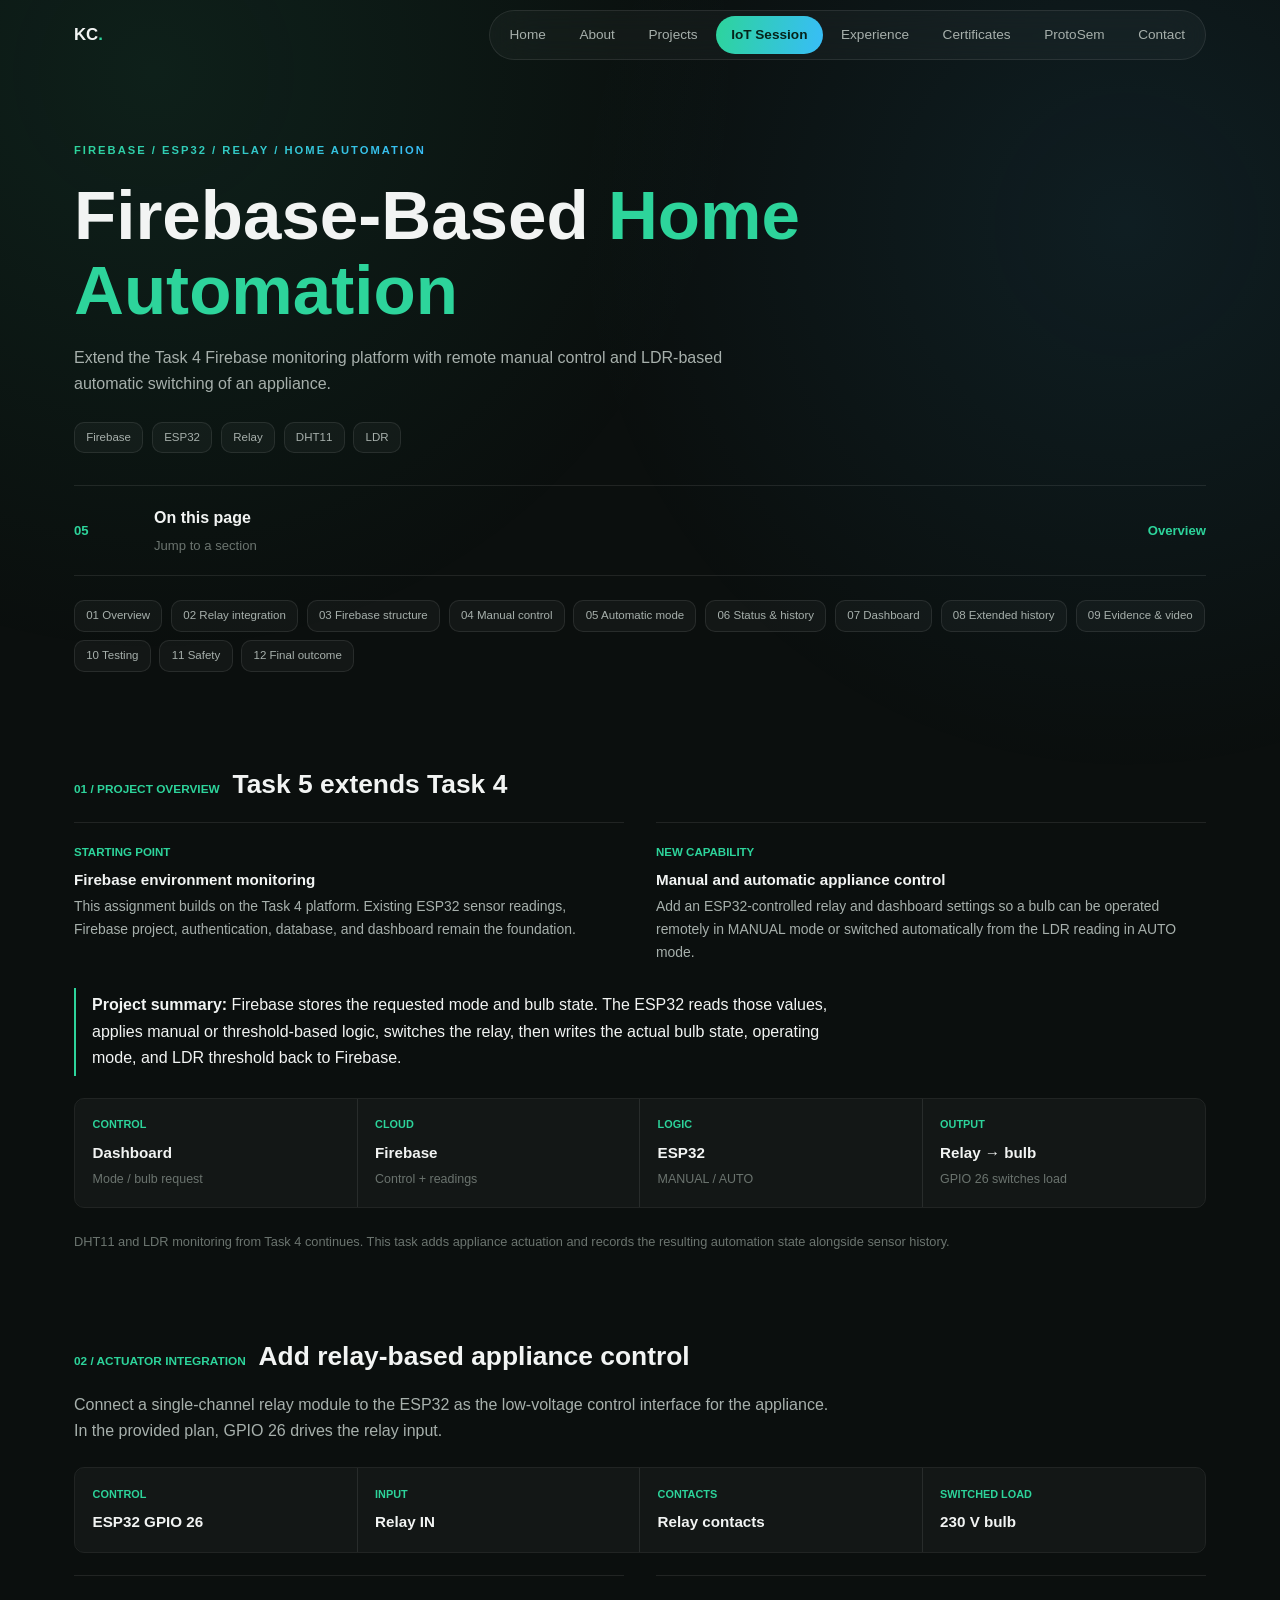
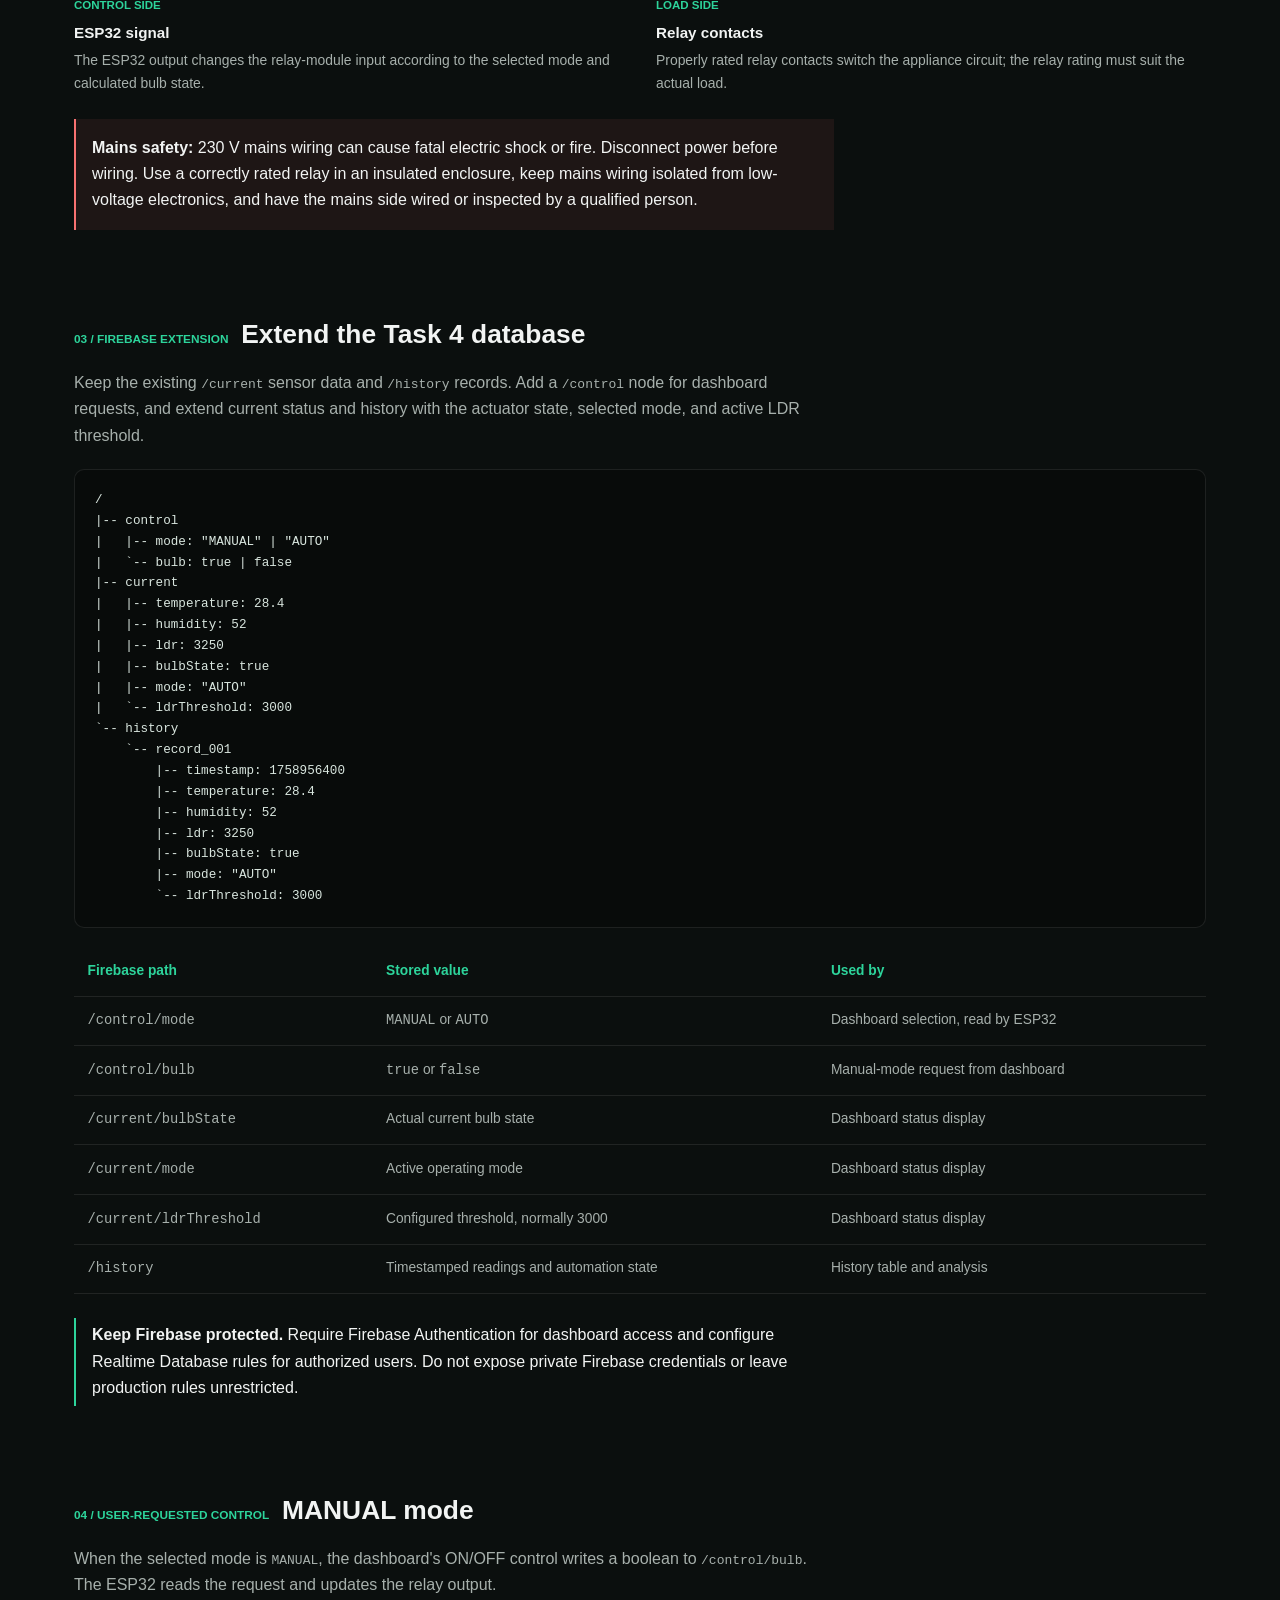
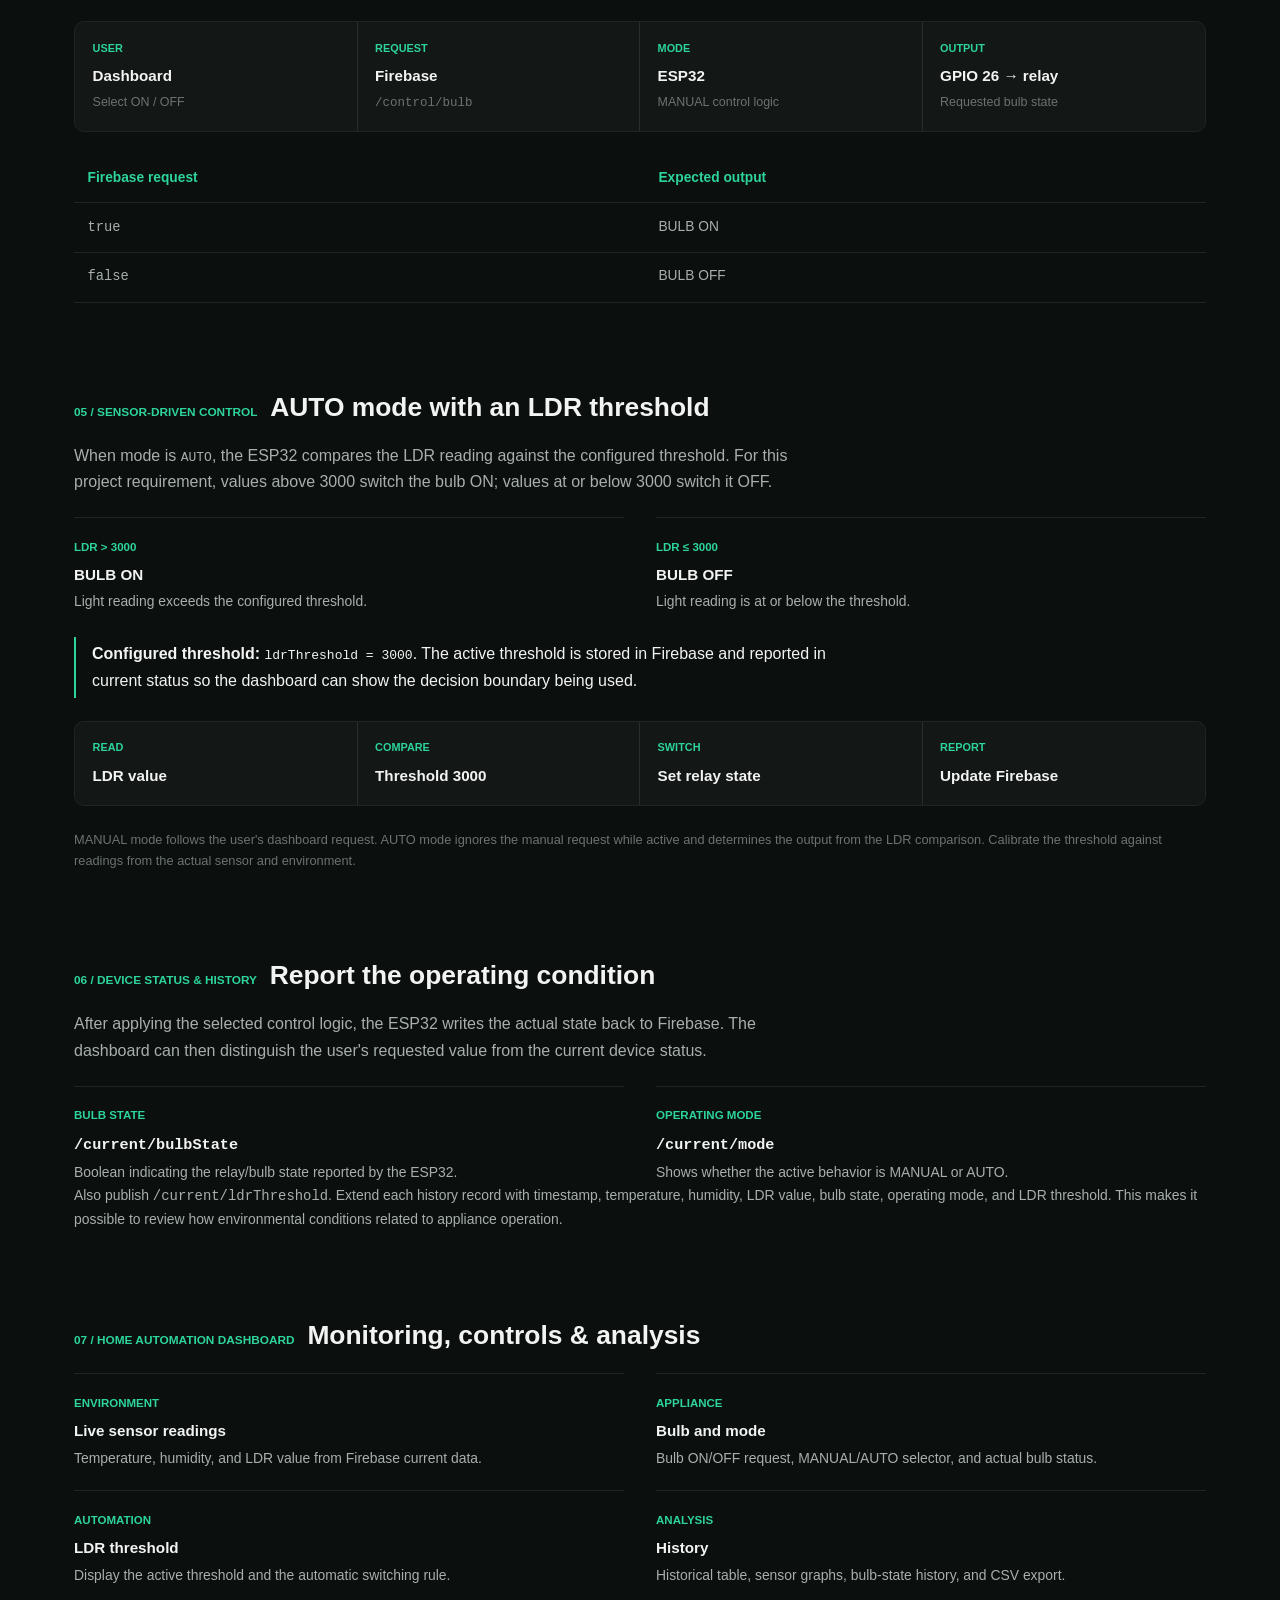
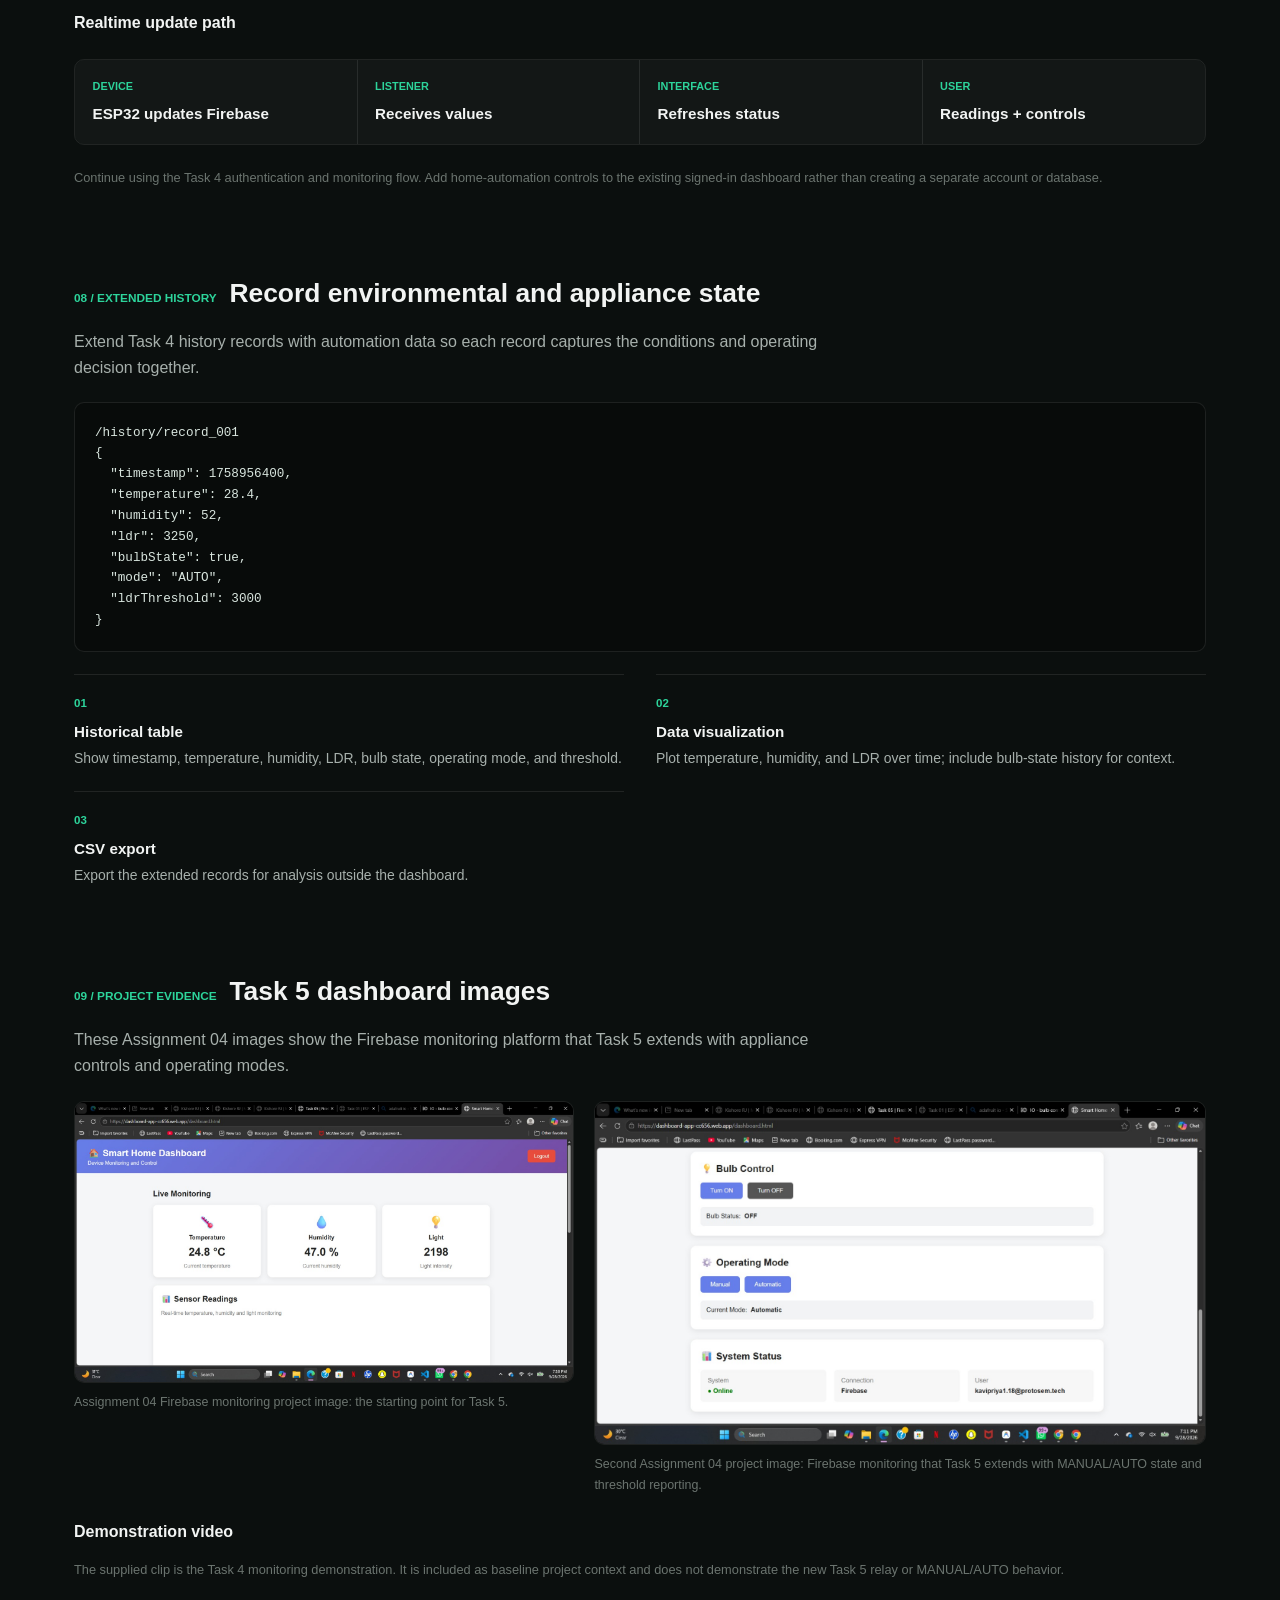
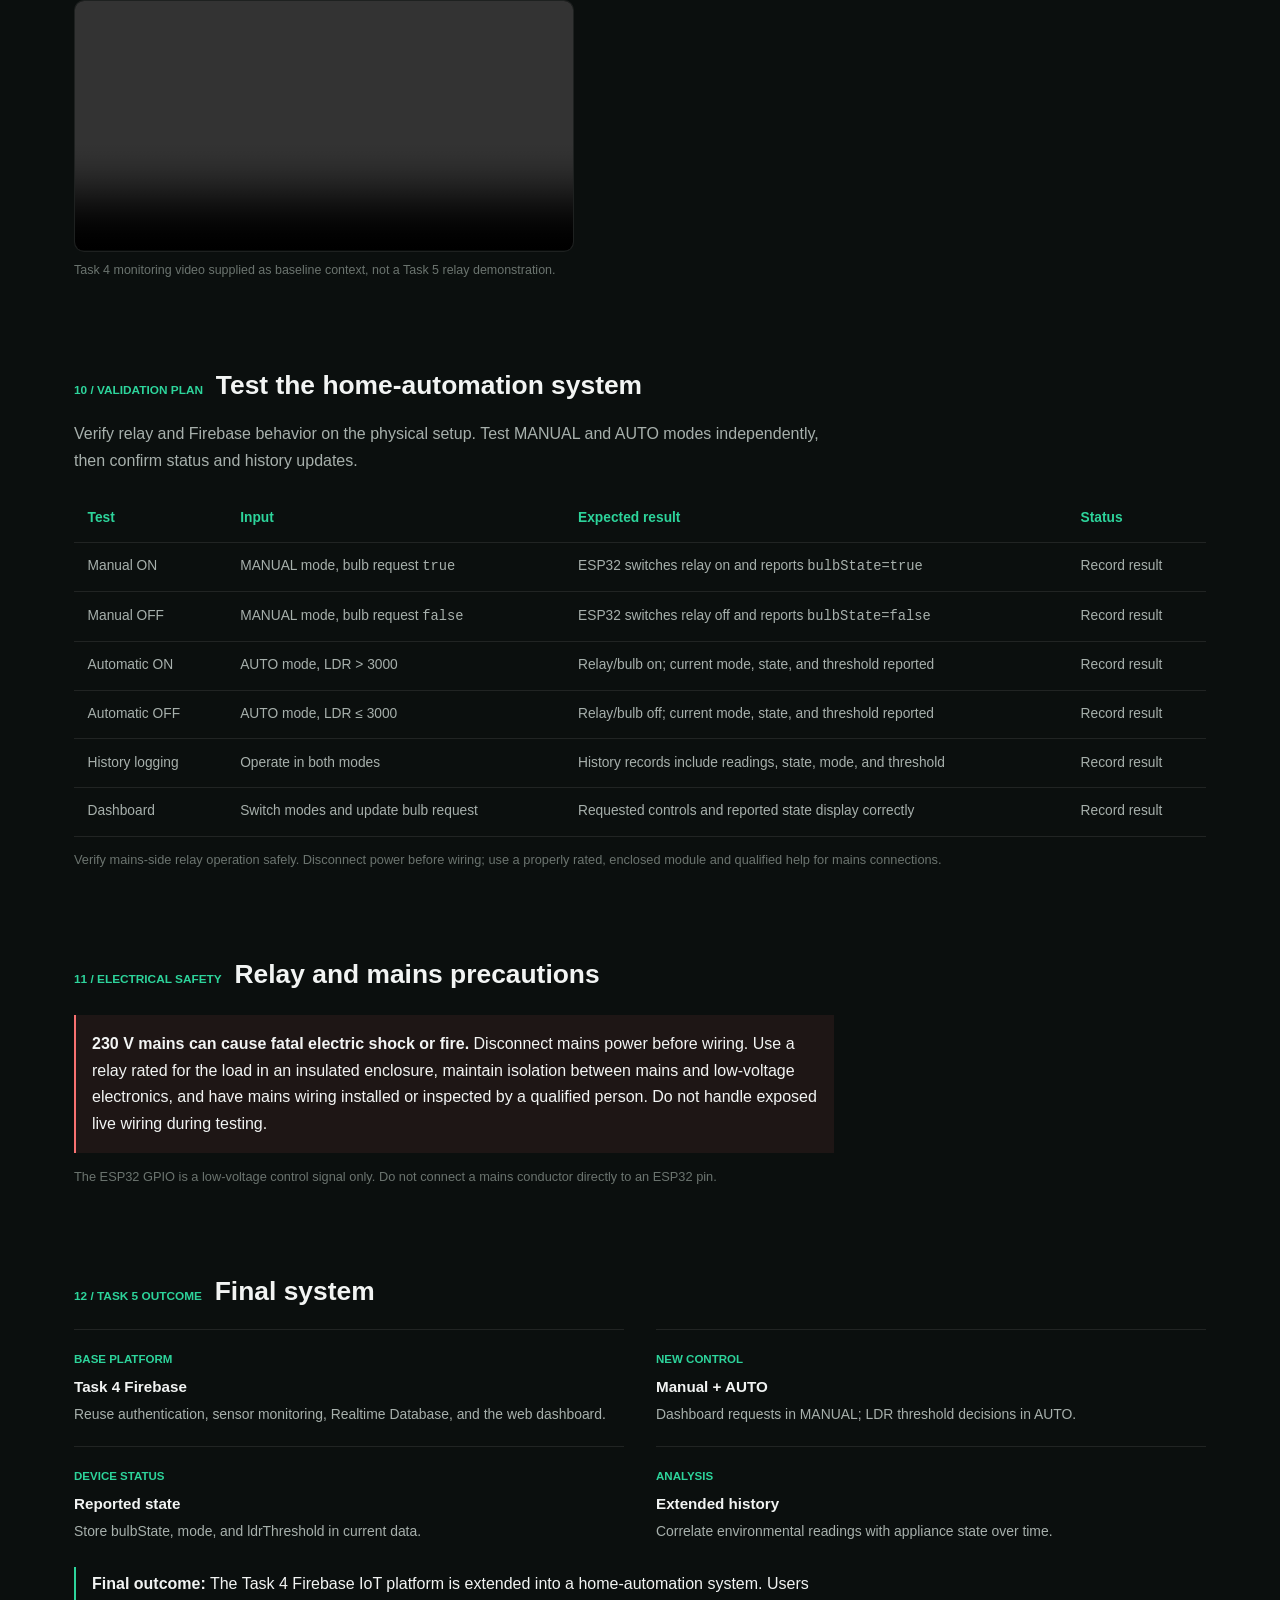
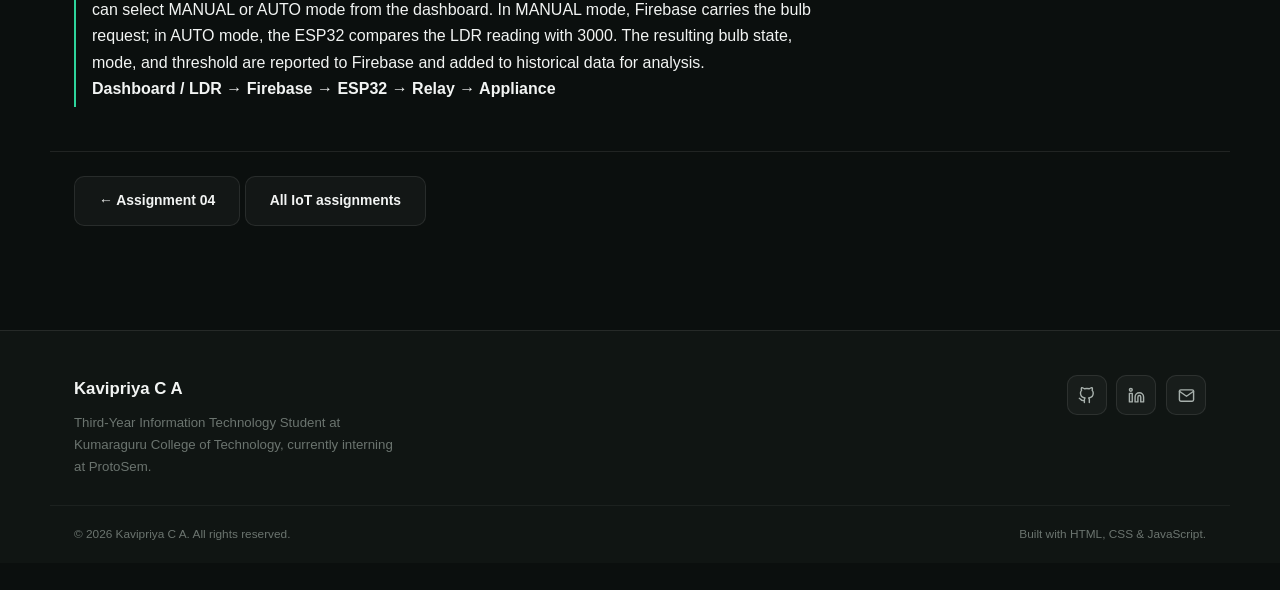
<file: iot-task-5.html>
<!DOCTYPE html>
<html lang="en">
<head>
<meta charset="UTF-8" />
<meta name="viewport" content="width=device-width, initial-scale=1.0" />
<title>Firebase-Based Home Automation | Kavipriya C A</title>
<meta name="description" content="Assignment 05 extends Firebase sensor monitoring with ESP32 relay control, manual and automatic modes, and LDR threshold switching." />
<link rel="stylesheet" href="css/style.css" />
</head>
<body>
  <div class="loading-screen" id="loadingScreen"><div class="loader-ring"></div></div>
  <div id="navbar-root"></div>

  <main id="main-content">
    <header class="iot-hero">
      <span class="eyebrow">Firebase / ESP32 / relay / home automation</span>
      <h1>Firebase-Based <span>Home Automation</span></h1>
      <p>Extend the Task 4 Firebase monitoring platform with remote manual control and LDR-based automatic switching of an appliance.</p>
      <div class="iot-meta" aria-label="Project technologies">
        <span class="tag">Firebase</span><span class="tag">ESP32</span><span class="tag">Relay</span><span class="tag">DHT11</span><span class="tag">LDR</span>
      </div>
      <nav class="iot-assignment-list" aria-label="On this page" style="margin-top:2rem;">
        <div class="iot-assignment">
          <span class="iot-assignment-number">05</span>
          <div><h3>On this page</h3><p>Jump to a section</p></div>
          <span class="iot-assignment-link">Overview</span>
        </div>
        <div class="iot-meta">
          <a class="tag" href="#overview">01 Overview</a>
          <a class="tag" href="#relay">02 Relay integration</a>
          <a class="tag" href="#firebase">03 Firebase structure</a>
          <a class="tag" href="#manual">04 Manual control</a>
          <a class="tag" href="#automatic">05 Automatic mode</a>
          <a class="tag" href="#status">06 Status &amp; history</a>
          <a class="tag" href="#dashboard">07 Dashboard</a>
          <a class="tag" href="#history">08 Extended history</a>
          <a class="tag" href="#evidence">09 Evidence &amp; video</a>
          <a class="tag" href="#testing">10 Testing</a>
          <a class="tag" href="#safety">11 Safety</a>
          <a class="tag" href="#reflection">12 Final outcome</a>
        </div>
      </nav>
    </header>

    <section class="iot-section" id="overview">
      <div class="iot-section-heading"><span>01 / PROJECT OVERVIEW</span><h2>Task 5 extends Task 4</h2></div>
      <div class="iot-concepts">
        <div class="iot-concept"><span>STARTING POINT</span><h3>Firebase environment monitoring</h3><p>This assignment builds on the Task 4 platform. Existing ESP32 sensor readings, Firebase project, authentication, database, and dashboard remain the foundation.</p></div>
        <div class="iot-concept"><span>NEW CAPABILITY</span><h3>Manual and automatic appliance control</h3><p>Add an ESP32-controlled relay and dashboard settings so a bulb can be operated remotely in MANUAL mode or switched automatically from the LDR reading in AUTO mode.</p></div>
      </div>
      <p class="iot-summary"><strong>Project summary:</strong> Firebase stores the requested mode and bulb state. The ESP32 reads those values, applies manual or threshold-based logic, switches the relay, then writes the actual bulb state, operating mode, and LDR threshold back to Firebase.</p>
      <div class="iot-flow" aria-label="Dashboard and LDR through Firebase and ESP32 to relay and bulb">
        <div class="iot-flow-step"><span>CONTROL</span><strong>Dashboard</strong><p>Mode / bulb request</p></div>
        <div class="iot-flow-step"><span>CLOUD</span><strong>Firebase</strong><p>Control + readings</p></div>
        <div class="iot-flow-step"><span>LOGIC</span><strong>ESP32</strong><p>MANUAL / AUTO</p></div>
        <div class="iot-flow-step"><span>OUTPUT</span><strong>Relay → bulb</strong><p>GPIO 26 switches load</p></div>
      </div>
      <p class="iot-note">DHT11 and LDR monitoring from Task 4 continues. This task adds appliance actuation and records the resulting automation state alongside sensor history.</p>
    </section>

    <section class="iot-section" id="relay">
      <div class="iot-section-heading"><span>02 / ACTUATOR INTEGRATION</span><h2>Add relay-based appliance control</h2></div>
      <p class="iot-intro">Connect a single-channel relay module to the ESP32 as the low-voltage control interface for the appliance. In the provided plan, GPIO 26 drives the relay input.</p>
      <div class="iot-flow" aria-label="ESP32 GPIO 26 to relay input to relay contacts to bulb">
        <div class="iot-flow-step"><span>CONTROL</span><strong>ESP32 GPIO 26</strong></div>
        <div class="iot-flow-step"><span>INPUT</span><strong>Relay IN</strong></div>
        <div class="iot-flow-step"><span>CONTACTS</span><strong>Relay contacts</strong></div>
        <div class="iot-flow-step"><span>SWITCHED LOAD</span><strong>230 V bulb</strong></div>
      </div>
      <div class="iot-concepts">
        <div class="iot-concept"><span>CONTROL SIDE</span><h3>ESP32 signal</h3><p>The ESP32 output changes the relay-module input according to the selected mode and calculated bulb state.</p></div>
        <div class="iot-concept"><span>LOAD SIDE</span><h3>Relay contacts</h3><p>Properly rated relay contacts switch the appliance circuit; the relay rating must suit the actual load.</p></div>
      </div>
      <aside class="iot-summary" role="alert" style="border-left-color:#f87171;background:rgba(248,113,113,0.08);padding:1rem;">
        <strong>Mains safety:</strong> 230 V mains wiring can cause fatal electric shock or fire. Disconnect power before wiring. Use a correctly rated relay in an insulated enclosure, keep mains wiring isolated from low-voltage electronics, and have the mains side wired or inspected by a qualified person.
      </aside>
    </section>

    <section class="iot-section" id="firebase">
      <div class="iot-section-heading"><span>03 / FIREBASE EXTENSION</span><h2>Extend the Task 4 database</h2></div>
      <p class="iot-intro">Keep the existing <code>/current</code> sensor data and <code>/history</code> records. Add a <code>/control</code> node for dashboard requests, and extend current status and history with the actuator state, selected mode, and active LDR threshold.</p>
      <pre class="iot-code"><code>/
|-- control
|   |-- mode: "MANUAL" | "AUTO"
|   `-- bulb: true | false
|-- current
|   |-- temperature: 28.4
|   |-- humidity: 52
|   |-- ldr: 3250
|   |-- bulbState: true
|   |-- mode: "AUTO"
|   `-- ldrThreshold: 3000
`-- history
    `-- record_001
        |-- timestamp: 1758956400
        |-- temperature: 28.4
        |-- humidity: 52
        |-- ldr: 3250
        |-- bulbState: true
        |-- mode: "AUTO"
        `-- ldrThreshold: 3000</code></pre>
      <div class="iot-table-wrap">
        <table class="iot-table">
          <thead><tr><th scope="col">Firebase path</th><th scope="col">Stored value</th><th scope="col">Used by</th></tr></thead>
          <tbody>
            <tr><td><code>/control/mode</code></td><td><code>MANUAL</code> or <code>AUTO</code></td><td>Dashboard selection, read by ESP32</td></tr>
            <tr><td><code>/control/bulb</code></td><td><code>true</code> or <code>false</code></td><td>Manual-mode request from dashboard</td></tr>
            <tr><td><code>/current/bulbState</code></td><td>Actual current bulb state</td><td>Dashboard status display</td></tr>
            <tr><td><code>/current/mode</code></td><td>Active operating mode</td><td>Dashboard status display</td></tr>
            <tr><td><code>/current/ldrThreshold</code></td><td>Configured threshold, normally 3000</td><td>Dashboard status display</td></tr>
            <tr><td><code>/history</code></td><td>Timestamped readings and automation state</td><td>History table and analysis</td></tr>
          </tbody>
        </table>
      </div>
      <p class="iot-summary"><strong>Keep Firebase protected.</strong> Require Firebase Authentication for dashboard access and configure Realtime Database rules for authorized users. Do not expose private Firebase credentials or leave production rules unrestricted.</p>
    </section>

    <section class="iot-section" id="manual">
      <div class="iot-section-heading"><span>04 / USER-REQUESTED CONTROL</span><h2>MANUAL mode</h2></div>
      <p class="iot-intro">When the selected mode is <code>MANUAL</code>, the dashboard's ON/OFF control writes a boolean to <code>/control/bulb</code>. The ESP32 reads the request and updates the relay output.</p>
      <div class="iot-flow" aria-label="Dashboard request is written to Firebase, read by ESP32, and applied to GPIO 26 and relay">
        <div class="iot-flow-step"><span>USER</span><strong>Dashboard</strong><p>Select ON / OFF</p></div>
        <div class="iot-flow-step"><span>REQUEST</span><strong>Firebase</strong><p><code>/control/bulb</code></p></div>
        <div class="iot-flow-step"><span>MODE</span><strong>ESP32</strong><p>MANUAL control logic</p></div>
        <div class="iot-flow-step"><span>OUTPUT</span><strong>GPIO 26 → relay</strong><p>Requested bulb state</p></div>
      </div>
      <div class="iot-table-wrap">
        <table class="iot-table">
          <thead><tr><th scope="col">Firebase request</th><th scope="col">Expected output</th></tr></thead>
          <tbody><tr><td><code>true</code></td><td>BULB ON</td></tr><tr><td><code>false</code></td><td>BULB OFF</td></tr></tbody>
        </table>
      </div>
    </section>

    <section class="iot-section" id="automatic">
      <div class="iot-section-heading"><span>05 / SENSOR-DRIVEN CONTROL</span><h2>AUTO mode with an LDR threshold</h2></div>
      <p class="iot-intro">When mode is <code>AUTO</code>, the ESP32 compares the LDR reading against the configured threshold. For this project requirement, values above 3000 switch the bulb ON; values at or below 3000 switch it OFF.</p>
      <div class="iot-concepts">
        <div class="iot-concept"><span>LDR &gt; 3000</span><h3>BULB ON</h3><p>Light reading exceeds the configured threshold.</p></div>
        <div class="iot-concept"><span>LDR ≤ 3000</span><h3>BULB OFF</h3><p>Light reading is at or below the threshold.</p></div>
      </div>
      <p class="iot-summary"><strong>Configured threshold:</strong> <code>ldrThreshold = 3000</code>. The active threshold is stored in Firebase and reported in current status so the dashboard can show the decision boundary being used.</p>
      <div class="iot-flow" aria-label="Read LDR, compare with threshold 3000, set relay, update Firebase status">
        <div class="iot-flow-step"><span>READ</span><strong>LDR value</strong></div>
        <div class="iot-flow-step"><span>COMPARE</span><strong>Threshold 3000</strong></div>
        <div class="iot-flow-step"><span>SWITCH</span><strong>Set relay state</strong></div>
        <div class="iot-flow-step"><span>REPORT</span><strong>Update Firebase</strong></div>
      </div>
      <p class="iot-note">MANUAL mode follows the user's dashboard request. AUTO mode ignores the manual request while active and determines the output from the LDR comparison. Calibrate the threshold against readings from the actual sensor and environment.</p>
    </section>

    <section class="iot-section" id="status">
      <div class="iot-section-heading"><span>06 / DEVICE STATUS &amp; HISTORY</span><h2>Report the operating condition</h2></div>
      <p class="iot-intro">After applying the selected control logic, the ESP32 writes the actual state back to Firebase. The dashboard can then distinguish the user's requested value from the current device status.</p>
      <div class="iot-concepts">
        <div class="iot-concept"><span>BULB STATE</span><h3><code>/current/bulbState</code></h3><p>Boolean indicating the relay/bulb state reported by the ESP32.</p></div>
        <div class="iot-concept"><span>OPERATING MODE</span><h3><code>/current/mode</code></h3><p>Shows whether the active behavior is MANUAL or AUTO.</p></div>
      </div>
      <p class="iot-copy">Also publish <code>/current/ldrThreshold</code>. Extend each history record with timestamp, temperature, humidity, LDR value, bulb state, operating mode, and LDR threshold. This makes it possible to review how environmental conditions related to appliance operation.</p>
    </section>

    <section class="iot-section" id="dashboard">
      <div class="iot-section-heading"><span>07 / HOME AUTOMATION DASHBOARD</span><h2>Monitoring, controls &amp; analysis</h2></div>
      <div class="iot-concepts">
        <div class="iot-concept"><span>ENVIRONMENT</span><h3>Live sensor readings</h3><p>Temperature, humidity, and LDR value from Firebase current data.</p></div>
        <div class="iot-concept"><span>APPLIANCE</span><h3>Bulb and mode</h3><p>Bulb ON/OFF request, MANUAL/AUTO selector, and actual bulb status.</p></div>
        <div class="iot-concept"><span>AUTOMATION</span><h3>LDR threshold</h3><p>Display the active threshold and the automatic switching rule.</p></div>
        <div class="iot-concept"><span>ANALYSIS</span><h3>History</h3><p>Historical table, sensor graphs, bulb-state history, and CSV export.</p></div>
      </div>
      <h3 class="iot-subheading">Realtime update path</h3>
      <div class="iot-flow" aria-label="ESP32 updates Firebase and a Firebase listener refreshes the dashboard">
        <div class="iot-flow-step"><span>DEVICE</span><strong>ESP32 updates Firebase</strong></div>
        <div class="iot-flow-step"><span>LISTENER</span><strong>Receives values</strong></div>
        <div class="iot-flow-step"><span>INTERFACE</span><strong>Refreshes status</strong></div>
        <div class="iot-flow-step"><span>USER</span><strong>Readings + controls</strong></div>
      </div>
      <p class="iot-note">Continue using the Task 4 authentication and monitoring flow. Add home-automation controls to the existing signed-in dashboard rather than creating a separate account or database.</p>
    </section>

    <section class="iot-section" id="history">
      <div class="iot-section-heading"><span>08 / EXTENDED HISTORY</span><h2>Record environmental and appliance state</h2></div>
      <p class="iot-intro">Extend Task 4 history records with automation data so each record captures the conditions and operating decision together.</p>
      <pre class="iot-code"><code>/history/record_001
{
  "timestamp": 1758956400,
  "temperature": 28.4,
  "humidity": 52,
  "ldr": 3250,
  "bulbState": true,
  "mode": "AUTO",
  "ldrThreshold": 3000
}</code></pre>
      <div class="iot-concepts">
        <div class="iot-concept"><span>01</span><h3>Historical table</h3><p>Show timestamp, temperature, humidity, LDR, bulb state, operating mode, and threshold.</p></div>
        <div class="iot-concept"><span>02</span><h3>Data visualization</h3><p>Plot temperature, humidity, and LDR over time; include bulb-state history for context.</p></div>
        <div class="iot-concept"><span>03</span><h3>CSV export</h3><p>Export the extended records for analysis outside the dashboard.</p></div>
      </div>
    </section>

    <section class="iot-section" id="evidence">
      <div class="iot-section-heading"><span>09 / PROJECT EVIDENCE</span><h2>Task 5 dashboard images</h2></div>
      <p class="iot-intro">These Assignment 04 images show the Firebase monitoring platform that Task 5 extends with appliance controls and operating modes.</p>
      <div class="iot-media">
        <figure>
          <a href="IOT%20IMAGES%20N%20VIDS/ASSIGNMENT%204.jpeg" target="_blank" rel="noopener noreferrer">
            <img src="IOT%20IMAGES%20N%20VIDS/ASSIGNMENT%204.jpeg" alt="Assignment 04 Firebase environment-monitoring project image used as the Task 05 baseline" />
          </a>
          <figcaption>Assignment 04 Firebase monitoring project image: the starting point for Task 5.</figcaption>
        </figure>
        <figure>
          <a href="IOT%20IMAGES%20N%20VIDS/ASSIGNMENT%204%20PIC%202.jpeg" target="_blank" rel="noopener noreferrer">
            <img src="IOT%20IMAGES%20N%20VIDS/ASSIGNMENT%204%20PIC%202.jpeg" alt="Second Assignment 04 Firebase monitoring image used as the Task 05 baseline" />
          </a>
          <figcaption>Second Assignment 04 project image: Firebase monitoring that Task 5 extends with MANUAL/AUTO state and threshold reporting.</figcaption>
        </figure>
      </div>
      <h3 class="iot-subheading">Demonstration video</h3>
      <p class="iot-note">The supplied clip is the Task 4 monitoring demonstration. It is included as baseline project context and does not demonstrate the new Task 5 relay or MANUAL/AUTO behavior.</p>
      <div class="iot-media">
        <figure>
          <video controls preload="metadata" playsinline>
            <source src="IOT%20IMAGES%20N%20VIDS/ASSIGNMENT%205.mp4" type="video/mp4" />
            Your browser does not support embedded video. <a href="IOT%20IMAGES%20N%20VIDS/ASSIGNMENT%205.mp4">Open the supplied baseline video</a>.
          </video>
          <figcaption>Task 4 monitoring video supplied as baseline context, not a Task 5 relay demonstration.</figcaption>
        </figure>
      </div>
    </section>

    <section class="iot-section" id="testing">
      <div class="iot-section-heading"><span>10 / VALIDATION PLAN</span><h2>Test the home-automation system</h2></div>
      <p class="iot-intro">Verify relay and Firebase behavior on the physical setup. Test MANUAL and AUTO modes independently, then confirm status and history updates.</p>
      <div class="iot-table-wrap">
        <table class="iot-table">
          <thead><tr><th scope="col">Test</th><th scope="col">Input</th><th scope="col">Expected result</th><th scope="col">Status</th></tr></thead>
          <tbody>
            <tr><td>Manual ON</td><td>MANUAL mode, bulb request <code>true</code></td><td>ESP32 switches relay on and reports <code>bulbState=true</code></td><td>Record result</td></tr>
            <tr><td>Manual OFF</td><td>MANUAL mode, bulb request <code>false</code></td><td>ESP32 switches relay off and reports <code>bulbState=false</code></td><td>Record result</td></tr>
            <tr><td>Automatic ON</td><td>AUTO mode, LDR &gt; 3000</td><td>Relay/bulb on; current mode, state, and threshold reported</td><td>Record result</td></tr>
            <tr><td>Automatic OFF</td><td>AUTO mode, LDR ≤ 3000</td><td>Relay/bulb off; current mode, state, and threshold reported</td><td>Record result</td></tr>
            <tr><td>History logging</td><td>Operate in both modes</td><td>History records include readings, state, mode, and threshold</td><td>Record result</td></tr>
            <tr><td>Dashboard</td><td>Switch modes and update bulb request</td><td>Requested controls and reported state display correctly</td><td>Record result</td></tr>
          </tbody>
        </table>
      </div>
      <p class="iot-note">Verify mains-side relay operation safely. Disconnect power before wiring; use a properly rated, enclosed module and qualified help for mains connections.</p>
    </section>

    <section class="iot-section" id="safety">
      <div class="iot-section-heading"><span>11 / ELECTRICAL SAFETY</span><h2>Relay and mains precautions</h2></div>
      <aside class="iot-summary" role="alert" style="border-left-color:#f87171;background:rgba(248,113,113,0.08);padding:1rem;">
        <strong>230 V mains can cause fatal electric shock or fire.</strong> Disconnect mains power before wiring. Use a relay rated for the load in an insulated enclosure, maintain isolation between mains and low-voltage electronics, and have mains wiring installed or inspected by a qualified person. Do not handle exposed live wiring during testing.
      </aside>
      <p class="iot-note">The ESP32 GPIO is a low-voltage control signal only. Do not connect a mains conductor directly to an ESP32 pin.</p>
    </section>

    <section class="iot-section" id="reflection">
      <div class="iot-section-heading"><span>12 / TASK 5 OUTCOME</span><h2>Final system</h2></div>
      <div class="iot-concepts">
        <div class="iot-concept"><span>BASE PLATFORM</span><h3>Task 4 Firebase</h3><p>Reuse authentication, sensor monitoring, Realtime Database, and the web dashboard.</p></div>
        <div class="iot-concept"><span>NEW CONTROL</span><h3>Manual + AUTO</h3><p>Dashboard requests in MANUAL; LDR threshold decisions in AUTO.</p></div>
        <div class="iot-concept"><span>DEVICE STATUS</span><h3>Reported state</h3><p>Store bulbState, mode, and ldrThreshold in current data.</p></div>
        <div class="iot-concept"><span>ANALYSIS</span><h3>Extended history</h3><p>Correlate environmental readings with appliance state over time.</p></div>
      </div>
      <p class="iot-summary"><strong>Final outcome:</strong> The Task 4 Firebase IoT platform is extended into a home-automation system. Users can select MANUAL or AUTO mode from the dashboard. In MANUAL mode, Firebase carries the bulb request; in AUTO mode, the ESP32 compares the LDR reading with 3000. The resulting bulb state, mode, and threshold are reported to Firebase and added to historical data for analysis.<br /><strong>Dashboard / LDR &rarr; Firebase &rarr; ESP32 &rarr; Relay &rarr; Appliance</strong></p>
    </section>

    <nav class="iot-bottom-nav" aria-label="Assignment navigation">
      <a class="btn btn-outline" href="iot-task-4.html">&larr; Assignment 04</a>
      <a class="btn btn-outline" href="iot.html">All IoT assignments</a>
    </nav>
  </main>

  <div id="footer-root"></div>
  <button id="backToTop" class="back-to-top" aria-label="Back to top">&uarr;</button>
  <script src="js/profile.js"></script>
  <script src="js/components.js"></script>
  <script src="js/render-iot.js"></script>
  <script src="js/script.js"></script>
</body>
</html>
</file>
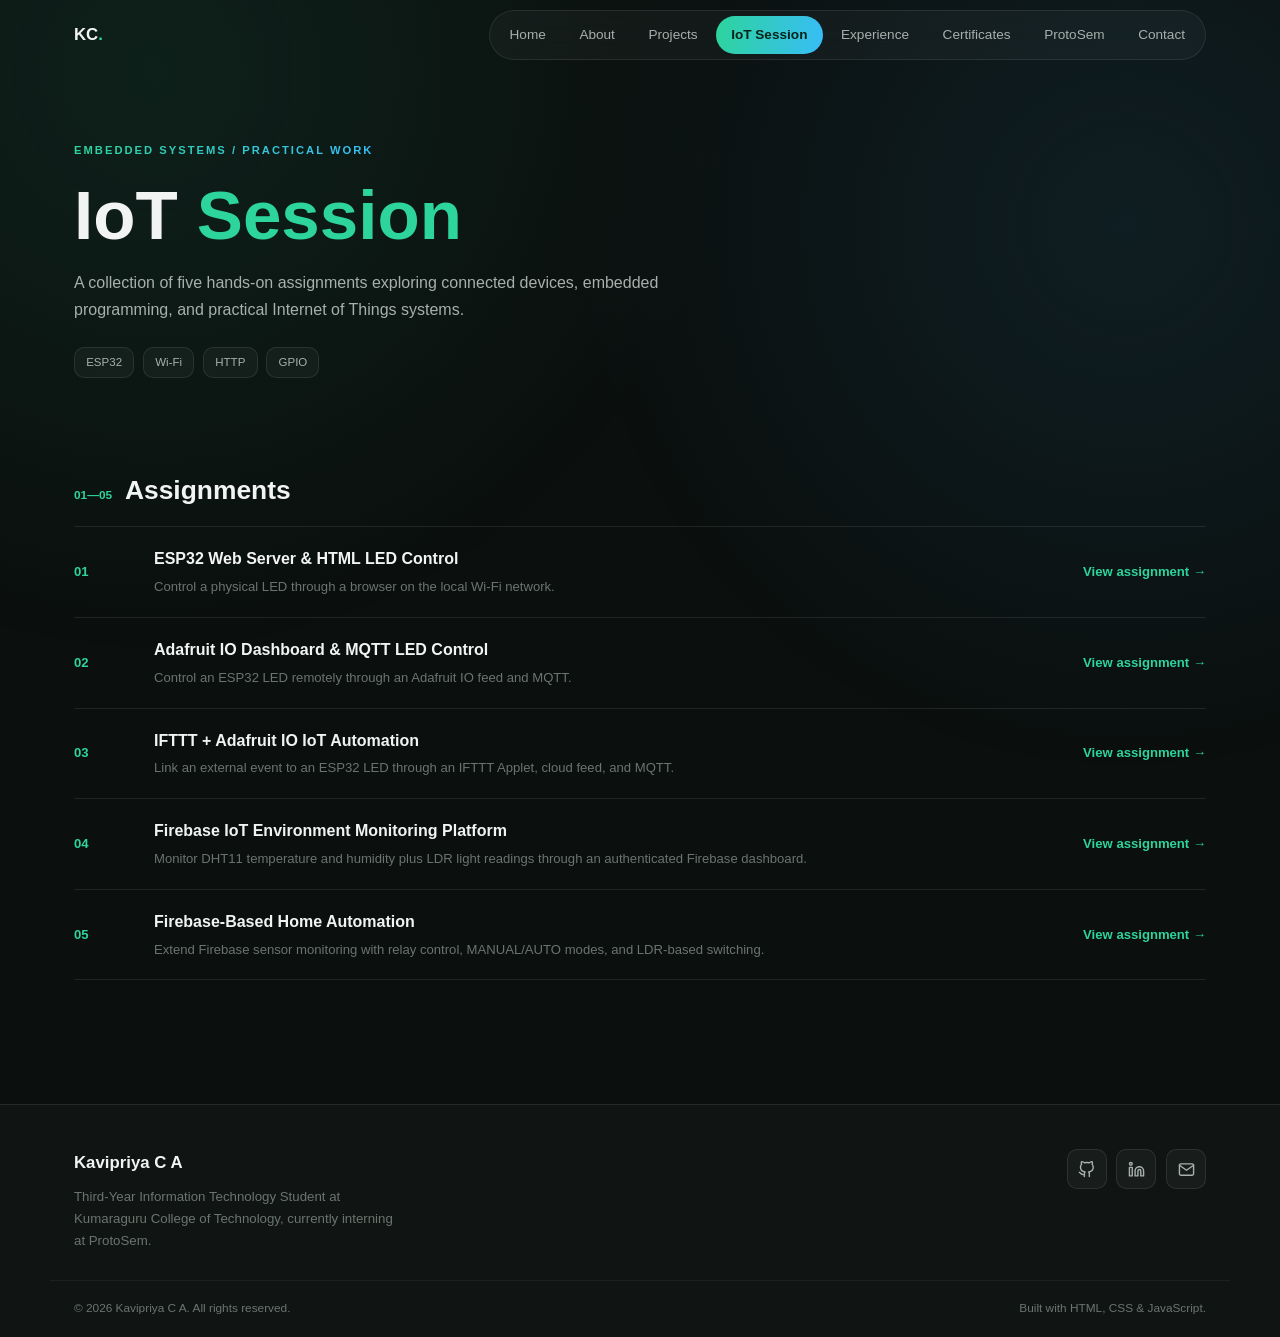
<file: iot.html>
<!DOCTYPE html>
<html lang="en">
<head>
<meta charset="UTF-8" />
<meta name="viewport" content="width=device-width, initial-scale=1.0" />
<title>IoT Session | Kavipriya C A</title>
<meta name="description" content="Five practical IoT assignments covering ESP32, Wi-Fi, HTTP, and connected devices." />
<link rel="stylesheet" href="css/style.css" />
</head>
<body>
  <div class="loading-screen" id="loadingScreen"><div class="loader-ring"></div></div>
  <div id="navbar-root"></div>

  <main id="main-content">
    <header class="iot-hero">
      <span class="eyebrow">Embedded systems / practical work</span>
      <h1>IoT <span>Session</span></h1>
      <p>A collection of five hands-on assignments exploring connected devices, embedded programming, and practical Internet of Things systems.</p>
      <div class="iot-meta" aria-label="Session topics">
        <span class="tag">ESP32</span>
        <span class="tag">Wi-Fi</span>
        <span class="tag">HTTP</span>
        <span class="tag">GPIO</span>
      </div>
    </header>

    <section class="iot-section" aria-labelledby="assignments-title">
      <div class="iot-section-heading">
        <span>01—05</span>
        <h2 id="assignments-title">Assignments</h2>
      </div>
      <div class="iot-assignment-list">
        <article class="iot-assignment">
          <span class="iot-assignment-number">01</span>
          <div>
            <h3>ESP32 Web Server &amp; HTML LED Control</h3>
            <p>Control a physical LED through a browser on the local Wi-Fi network.</p>
          </div>
          <a class="iot-assignment-link" href="iot-task-1.html">View assignment &rarr;</a>
        </article>
        <article class="iot-assignment">
          <span class="iot-assignment-number">02</span>
          <div><h3>Adafruit IO Dashboard &amp; MQTT LED Control</h3><p>Control an ESP32 LED remotely through an Adafruit IO feed and MQTT.</p></div>
          <a class="iot-assignment-link" href="iot-task-2.html">View assignment &rarr;</a>
        </article>
        <article class="iot-assignment">
          <span class="iot-assignment-number">03</span>
          <div><h3>IFTTT + Adafruit IO IoT Automation</h3><p>Link an external event to an ESP32 LED through an IFTTT Applet, cloud feed, and MQTT.</p></div>
          <a class="iot-assignment-link" href="iot-task-3.html">View assignment &rarr;</a>
        </article>
        <article class="iot-assignment">
          <span class="iot-assignment-number">04</span>
          <div><h3>Firebase IoT Environment Monitoring Platform</h3><p>Monitor DHT11 temperature and humidity plus LDR light readings through an authenticated Firebase dashboard.</p></div>
          <a class="iot-assignment-link" href="iot-task-4.html">View assignment &rarr;</a>
        </article>
        <article class="iot-assignment">
          <span class="iot-assignment-number">05</span>
          <div><h3>Firebase-Based Home Automation</h3><p>Extend Firebase sensor monitoring with relay control, MANUAL/AUTO modes, and LDR-based switching.</p></div>
          <a class="iot-assignment-link" href="iot-task-5.html">View assignment &rarr;</a>
        </article>
      </div>
    </section>
  </main>

  <div id="footer-root"></div>
  <button id="backToTop" class="back-to-top" aria-label="Back to top">&uarr;</button>
  <script src="js/profile.js"></script>
  <script src="js/components.js"></script>
  <script src="js/render-iot.js"></script>
  <script src="js/script.js"></script>
</body>
</html>
</file>
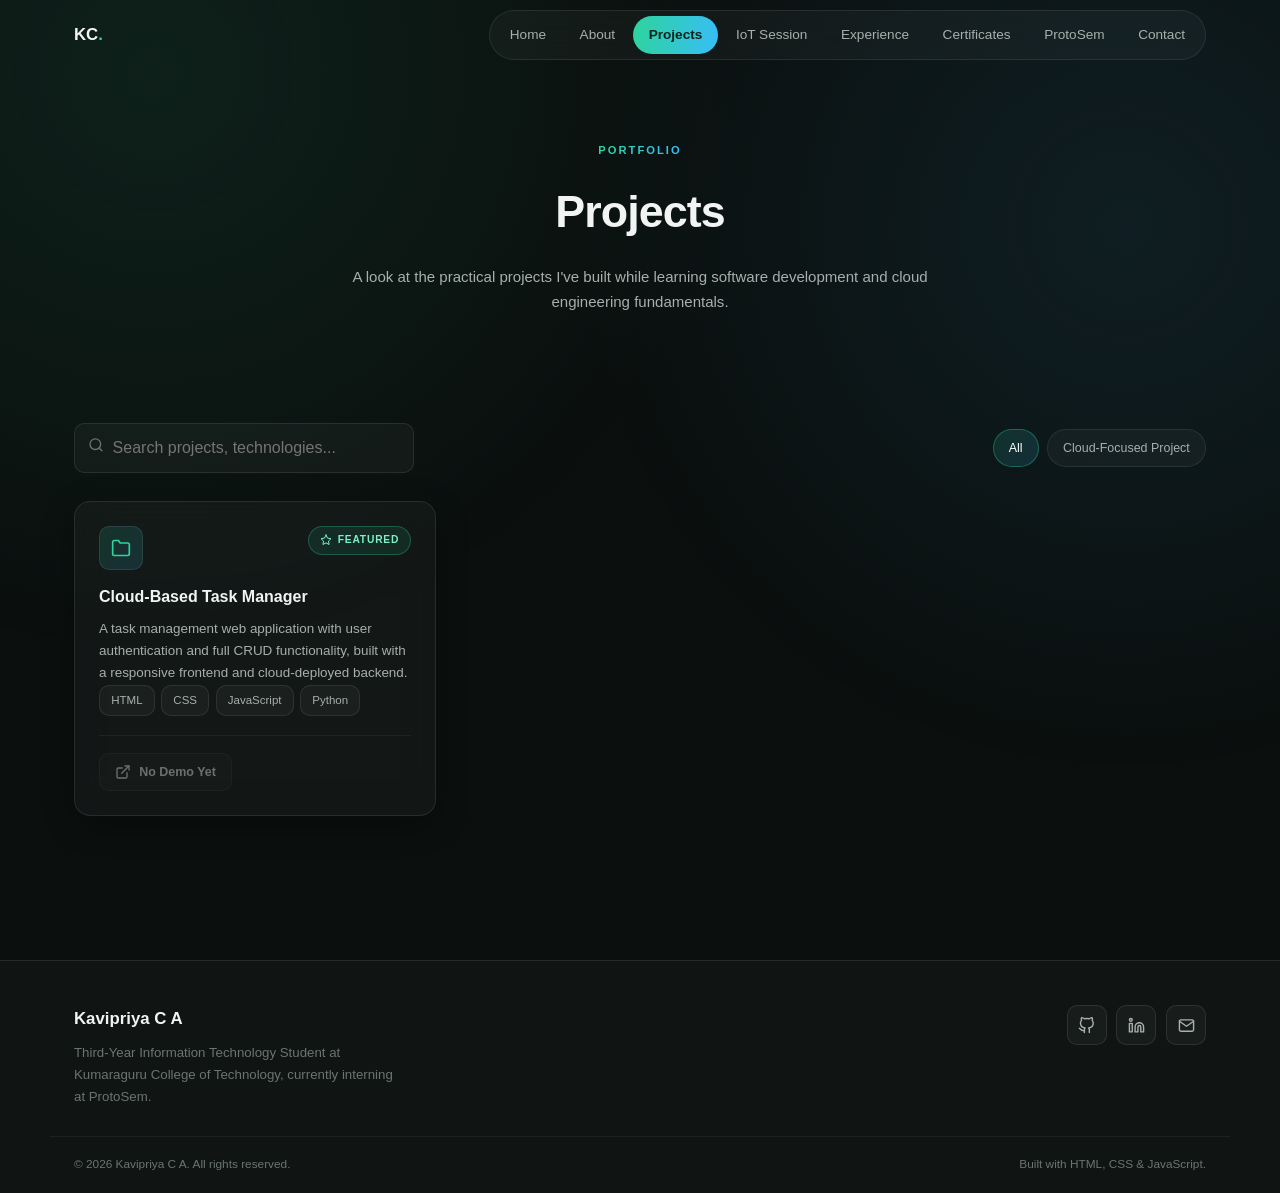
<file: projects.html>
<!DOCTYPE html>
<html lang="en">
<head>
<meta charset="UTF-8" />
<meta name="viewport" content="width=device-width, initial-scale=1.0" />
<title>Projects | Kavipriya C A</title>
<meta name="description" content="Projects built by Kavipriya C A, including a cloud-based task manager web application." />
<link rel="stylesheet" href="css/style.css" />
</head>
<body>
  <div class="loading-screen" id="loadingScreen"><div class="loader-ring"></div></div>
  <div id="navbar-root"></div>

  <main id="main-content">
    <section class="page-hero" id="page-hero"></section>
    <section class="section">
      <div class="toolbar">
        <div class="search-bar">
          <span class="icon-slot" id="searchIcon"></span>
          <input type="text" id="searchInput" placeholder="Search projects, technologies..." aria-label="Search projects" />
        </div>
        <div class="filter-chips" id="filterChips" aria-label="Filter projects by category"></div>
      </div>
      <div class="grid" id="projectsRoot"></div>
      <p class="empty-state" id="emptyState" hidden>No projects match your search or filter.</p>
    </section>
  </main>

  <div id="footer-root"></div>
  <button id="backToTop" class="back-to-top" aria-label="Back to top">↑</button>
  <div class="modal-overlay" id="modalOverlay"><div class="modal" id="modalRoot" role="dialog" aria-modal="true"></div></div>

  <script src="js/profile.js"></script>
  <script src="js/projects.js"></script>
  <script src="js/components.js"></script>
  <script src="js/render-projects.js"></script>
  <script src="js/script.js"></script>
</body>
</html>
</file>
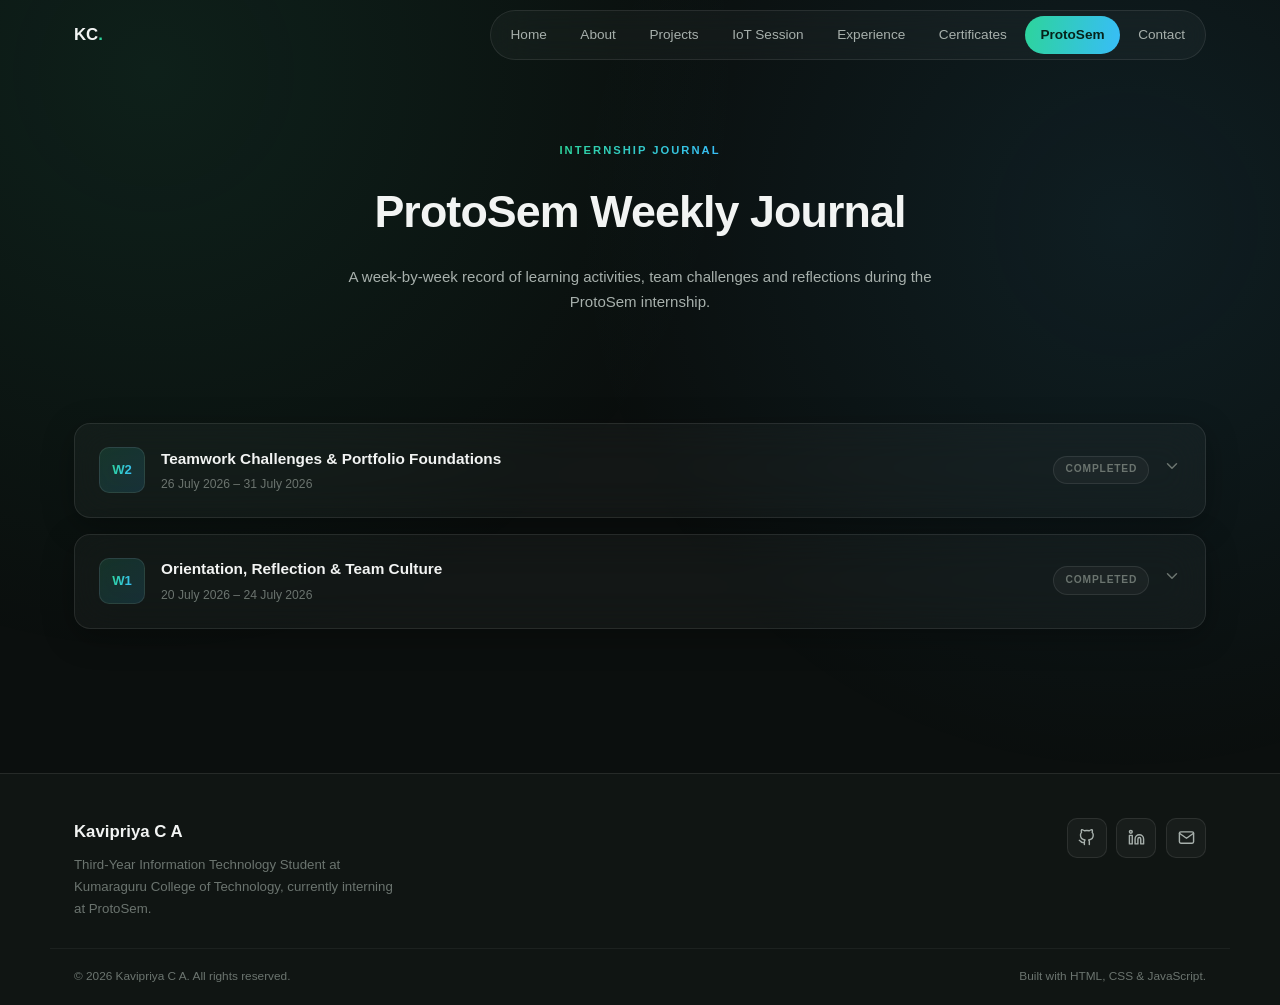
<file: protosem.html>
<!DOCTYPE html>
<html lang="en">
<head>
<meta charset="UTF-8" />
<meta name="viewport" content="width=device-width, initial-scale=1.0" />
<title>ProtoSem Journal | Kavipriya C A</title>
<meta name="description" content="Weekly ProtoSem internship journal documenting Kavipriya C A's learning journey." />
<link rel="stylesheet" href="css/style.css" />
</head>
<body>
  <div class="loading-screen" id="loadingScreen"><div class="loader-ring"></div></div>
  <div id="navbar-root"></div>

  <main id="main-content">
    <section class="page-hero" id="page-hero"></section>
    <section class="section">
      <div class="journal-list" id="journalRoot"></div>
    </section>
  </main>

  <div id="footer-root"></div>
  <button id="backToTop" class="back-to-top" aria-label="Back to top">↑</button>
  <div class="modal-overlay" id="modalOverlay"><div class="modal" id="modalRoot" role="dialog" aria-modal="true"></div></div>

  <script src="js/profile.js"></script>
  <script src="js/protosem.js"></script>
  <script src="js/components.js"></script>
  <script src="js/render-protosem.js"></script>
  <script src="js/script.js"></script>
</body>
</html>
</file>
<file: css/style.css>
/* =========================================================
   Kavipriya C A — Portfolio Stylesheet
   Design direction: modern, elegant, student-developer,
   emerald + slate palette, restrained gradients.
   ========================================================= */

/* ===== RESET ===== */
*, *::before, *::after { box-sizing: border-box; margin: 0; padding: 0; }
html { scroll-behavior: smooth; }
img { max-width: 100%; display: block; }
a { text-decoration: none; color: inherit; }
button, input, textarea { font: inherit; color: inherit; }
ul { list-style: none; }
:focus-visible { outline: 2px solid var(--accent); outline-offset: 3px; }

/* ===== VARIABLES ===== */
:root {
  --bg: #0b0f0e;
  --bg-elevated: #101513;
  --surface: rgba(255,255,255,0.035);
  --surface-hover: rgba(255,255,255,0.065);
  --border: rgba(255,255,255,0.09);
  --border-hover: rgba(45,212,155,0.35);
  --text-primary: #f2f4f3;
  --text-secondary: #a7b0ac;
  --text-muted: #6b746f;
  --accent: #2dd49b;
  --accent-2: #38bdf8;
  --gradient: linear-gradient(100deg, #2dd49b, #38bdf8);
  --gradient-soft: linear-gradient(135deg, rgba(45,212,155,0.14), rgba(56,189,248,0.14));
  --radius-sm: 10px;
  --radius-md: 16px;
  --radius-lg: 22px;
  --radius-full: 999px;
  --shadow-soft: 0 8px 32px rgba(0,0,0,0.3);
  --shadow-glow: 0 0 28px rgba(45,212,155,0.22);
  --blur: blur(20px);
  --font-primary: -apple-system, BlinkMacSystemFont, "Segoe UI", Inter, Roboto, Helvetica, Arial, sans-serif;
  --max-width: 1180px;
}

body {
  background: var(--bg);
  color: var(--text-primary);
  font-family: var(--font-primary);
  line-height: 1.65;
  overflow-x: hidden;
}

body::before {
  content: "";
  position: fixed; inset: 0; z-index: -1;
  background:
    radial-gradient(circle at 12% 8%, rgba(45,212,155,0.09), transparent 42%),
    radial-gradient(circle at 88% 25%, rgba(56,189,248,0.09), transparent 42%);
  pointer-events: none;
}

/* ===== LOADING SCREEN ===== */
.loading-screen {
  position: fixed; inset: 0; z-index: 999;
  background: var(--bg);
  display: flex; align-items: center; justify-content: center;
  transition: opacity 0.45s ease, visibility 0.45s ease;
}
.loading-screen.hidden { opacity: 0; visibility: hidden; }
.loader-ring {
  width: 44px; height: 44px;
  border: 3px solid rgba(45,212,155,0.2);
  border-top-color: var(--accent);
  border-radius: 50%;
  animation: spin 0.9s linear infinite;
}
@keyframes spin { to { transform: rotate(360deg); } }

/* ===== LAYOUT ===== */
.section { max-width: var(--max-width); margin: 0 auto; padding: 4rem 1.5rem; }
.section-title { font-size: clamp(1.5rem, 3vw, 2.1rem); font-weight: 700; letter-spacing: -0.02em; margin-bottom: 1.75rem; }
.eyebrow {
  display: inline-block; font-size: 0.7rem; font-weight: 700; text-transform: uppercase; letter-spacing: 0.18em;
  background: var(--gradient); -webkit-background-clip: text; background-clip: text; color: transparent; margin-bottom: 0.6rem;
}
.section-lead { color: var(--text-secondary); font-size: 0.92rem; max-width: 620px; margin-bottom: 2rem; }
.grid { display: grid; grid-template-columns: repeat(auto-fill, minmax(290px, 1fr)); gap: 1.4rem; }

/* ===== NAVBAR ===== */
.navbar { position: fixed; top: 0; left: 0; width: 100%; z-index: 100; background: transparent; border-bottom: 1px solid transparent; transition: background 0.3s ease, border-color 0.3s ease; }
.navbar.scrolled { background: rgba(11,15,14,0.78); backdrop-filter: var(--blur); -webkit-backdrop-filter: var(--blur); border-bottom-color: var(--border); box-shadow: 0 4px 30px rgba(0,0,0,0.28); }
.nav-inner { max-width: var(--max-width); margin: 0 auto; padding: 0 1.5rem; height: 70px; display: flex; align-items: center; justify-content: space-between; }
.nav-brand { font-weight: 700; font-size: 1.05rem; }
.nav-brand .dot { color: var(--accent); }
.nav-links { display: flex; align-items: center; gap: 0.2rem; background: var(--surface); border: 1px solid var(--border); border-radius: var(--radius-full); padding: 0.3rem; backdrop-filter: var(--blur); }
.nav-link { padding: 0.5rem 0.95rem; font-size: 0.85rem; border-radius: var(--radius-full); color: var(--text-secondary); transition: color 0.2s ease, background 0.2s ease; }
.nav-link:hover { color: var(--text-primary); }
.nav-link.active { color: #06231a; background: var(--gradient); font-weight: 600; }
.hamburger { display: none; flex-direction: column; gap: 5px; background: none; border: none; cursor: pointer; padding: 0.5rem; }
.hamburger span { width: 22px; height: 2px; background: var(--text-primary); transition: transform 0.3s ease, opacity 0.3s ease; }
.hamburger.open span:nth-child(1) { transform: translateY(7px) rotate(45deg); }
.hamburger.open span:nth-child(2) { opacity: 0; }
.hamburger.open span:nth-child(3) { transform: translateY(-7px) rotate(-45deg); }
.nav-mobile { display: none; flex-direction: column; gap: 0.2rem; padding: 1rem 1.5rem 1.5rem; background: rgba(11,15,14,0.98); backdrop-filter: var(--blur); border-top: 1px solid var(--border); }
.nav-mobile.open { display: flex; }
.nav-mobile .nav-link { padding: 0.85rem 1rem; text-align: left; border-radius: var(--radius-sm); }

/* ===== HERO ===== */
.hero { min-height: 92vh; display: flex; flex-direction: column; align-items: center; justify-content: center; text-align: center; padding: 8rem 1.5rem 3rem; position: relative; }
.hero-avatar { width: 108px; height: 108px; border-radius: 50%; background: var(--gradient-soft); border: 1px solid var(--border); display: flex; align-items: center; justify-content: center; font-size: 2rem; font-weight: 700; margin-bottom: 1.75rem; color: var(--accent); overflow: hidden; }
.hero-avatar img { width: 100%; height: 100%; object-fit: cover; }
.hero-eyebrow { color: var(--accent); font-size: 0.9rem; font-weight: 600; margin-bottom: 0.75rem; }
.hero-name { font-size: clamp(2.3rem, 6.5vw, 4rem); font-weight: 800; letter-spacing: -0.03em; line-height: 1.12; }
.hero-name .gradient-text { background: var(--gradient); -webkit-background-clip: text; background-clip: text; color: transparent; }
.hero-role { font-size: clamp(1.05rem, 2.2vw, 1.35rem); color: var(--text-secondary); margin-top: 0.9rem; font-weight: 500; }
.hero-college { color: var(--text-muted); font-size: 0.88rem; margin-top: 0.5rem; }
.hero-tagline { max-width: 560px; color: var(--text-secondary); margin-top: 1.35rem; font-size: 0.95rem; }
.hero-actions { display: flex; flex-wrap: wrap; gap: 1rem; justify-content: center; margin-top: 2.3rem; }

.page-hero { max-width: var(--max-width); margin: 0 auto; padding: 8.5rem 1.5rem 2.75rem; text-align: center; }
.page-hero h1 { font-size: clamp(1.9rem, 4.5vw, 2.8rem); font-weight: 700; letter-spacing: -0.02em; margin-top: 0.4rem; }
.page-hero p { color: var(--text-secondary); max-width: 600px; margin: 1rem auto 0; font-size: 0.94rem; }

/* ===== IOT SESSION ===== */
.iot-hero { max-width: var(--max-width); margin: 0 auto; padding: 8.5rem 1.5rem 3.25rem; }
.iot-hero h1 { max-width: 850px; font-size: clamp(2.35rem, 5.4vw, 4.5rem); line-height: 1.08; margin-top: 0.55rem; }
.iot-hero h1 span { color: var(--accent); }
.iot-hero > p { color: var(--text-secondary); max-width: 650px; margin-top: 1.1rem; }
.iot-meta { display: flex; flex-wrap: wrap; gap: 0.55rem; margin-top: 1.5rem; }
.iot-section { max-width: var(--max-width); margin: 0 auto; padding: 2.75rem 1.5rem; scroll-margin-top: 5rem; }
.iot-section-heading { display: flex; align-items: baseline; gap: 0.8rem; margin-bottom: 1.2rem; }
.iot-section-heading span { color: var(--accent); font-size: 0.74rem; font-weight: 700; }
.iot-section-heading h2 { font-size: 1.65rem; line-height: 1.25; }
.iot-assignment-list { border-top: 1px solid var(--border); }
.iot-assignment { display: grid; grid-template-columns: 4rem minmax(0, 1fr) auto; align-items: center; gap: 1rem; padding: 1.2rem 0; border-bottom: 1px solid var(--border); }
.iot-assignment-number { color: var(--accent); font-size: 0.82rem; font-weight: 700; }
.iot-assignment h3 { font-size: 1rem; }
.iot-assignment p { color: var(--text-muted); font-size: 0.82rem; margin-top: 0.2rem; }
.iot-assignment-link { color: var(--accent); font-size: 0.82rem; font-weight: 600; white-space: nowrap; }
.iot-assignment-link:hover { color: var(--text-primary); }
.iot-intro { max-width: 760px; color: var(--text-secondary); }
.iot-summary { border-left: 2px solid var(--accent); padding: 0.25rem 0 0.25rem 1rem; margin-top: 1.5rem; color: var(--text-primary); max-width: 760px; }
.iot-flow { display: grid; grid-template-columns: repeat(4, minmax(0, 1fr)); border: 1px solid var(--border); border-radius: var(--radius-sm); overflow: hidden; margin: 1.4rem 0; }
.iot-flow-step { min-width: 0; padding: 1.1rem; border-right: 1px solid var(--border); background: var(--surface); }
.iot-flow-step:last-child { border-right: 0; }
.iot-flow-step span { display: block; color: var(--accent); font-size: 0.68rem; font-weight: 700; text-transform: uppercase; }
.iot-flow-step strong { display: block; margin-top: 0.35rem; font-size: 0.95rem; }
.iot-flow-step p { color: var(--text-muted); font-size: 0.78rem; margin-top: 0.25rem; }
.iot-concepts { display: grid; grid-template-columns: repeat(2, minmax(0, 1fr)); gap: 1.3rem 2rem; margin-top: 1.35rem; }
.iot-concept { border-top: 1px solid var(--border); padding-top: 0.9rem; }
.iot-concept > span { color: var(--accent); font-size: 0.72rem; font-weight: 700; }
.iot-concept h3 { font-size: 0.95rem; margin: 0.2rem 0; }
.iot-concept p, .iot-copy { color: var(--text-secondary); font-size: 0.87rem; }
.iot-steps { padding-left: 1.3rem; color: var(--text-secondary); }
.iot-steps li { padding: 0.22rem 0 0.22rem 0.3rem; }
.iot-table-wrap { overflow-x: auto; margin-top: 1.25rem; }
.iot-table { width: 100%; border-collapse: collapse; text-align: left; font-size: 0.86rem; }
.iot-table th, .iot-table td { padding: 0.78rem 0.85rem; border-bottom: 1px solid var(--border); vertical-align: top; }
.iot-table th { color: var(--accent); font-weight: 600; }
.iot-table td { color: var(--text-secondary); }
.iot-note { color: var(--text-muted); font-size: 0.8rem; margin-top: 0.8rem; }
.iot-code { margin-top: 1.25rem; overflow-x: auto; padding: 1.25rem; border: 1px solid var(--border); border-radius: var(--radius-sm); background: #080b0a; color: #d9e6df; font: 0.79rem/1.65 Consolas, "Courier New", monospace; tab-size: 2; }
.iot-code-label { color: var(--text-muted); font-size: 0.76rem; margin-top: 1.2rem; }
.iot-media { display: grid; grid-template-columns: 0.9fr 1.1fr; gap: 1.25rem; align-items: start; margin-top: 1.3rem; }
.iot-media figure { min-width: 0; }
.iot-media img, .iot-media video { display: block; width: 100%; max-height: 500px; object-fit: contain; background: #080b0a; border: 1px solid var(--border); border-radius: var(--radius-sm); }
.iot-media figcaption { color: var(--text-muted); font-size: 0.78rem; margin-top: 0.55rem; }
.iot-subheading { font-size: 1rem; margin: 1.5rem 0 0.55rem; }
.iot-bottom-nav { max-width: var(--max-width); margin: 0 auto; padding: 1.5rem; border-top: 1px solid var(--border); }
@media (max-width: 640px) {
  .iot-hero { padding: 7.5rem 1.25rem 2.5rem; }
  .iot-section { padding: 2.2rem 1.25rem; }
  .iot-assignment { grid-template-columns: 2.8rem minmax(0, 1fr); gap: 0.65rem; }
  .iot-assignment-link { grid-column: 2; }
  .iot-flow { grid-template-columns: repeat(2, minmax(0, 1fr)); }
  .iot-flow-step:nth-child(2) { border-right: 0; }
  .iot-flow-step:nth-child(-n+2) { border-bottom: 1px solid var(--border); }
  .iot-concepts, .iot-media { grid-template-columns: 1fr; }
  .iot-table { min-width: 480px; }
}

/* ===== BUTTONS ===== */
.btn { display: inline-flex; align-items: center; gap: 0.5rem; padding: 0.8rem 1.5rem; border-radius: var(--radius-sm); font-size: 0.87rem; font-weight: 600; border: none; cursor: pointer; transition: transform 0.25s ease, box-shadow 0.25s ease, background 0.25s ease, border-color 0.25s ease; }
.btn svg { width: 16px; height: 16px; }
.btn-primary { background: var(--gradient); color: #06231a; box-shadow: var(--shadow-glow); }
.btn-primary:hover { transform: translateY(-2px); box-shadow: 0 0 36px rgba(45,212,155,0.35); }
.btn-outline { background: var(--surface); border: 1px solid var(--border); color: var(--text-primary); }
.btn-outline:hover { background: var(--surface-hover); border-color: var(--border-hover); transform: translateY(-2px); }
.btn-sm { padding: 0.5rem 0.95rem; font-size: 0.78rem; }
.btn-block { width: 100%; justify-content: center; }
.btn-disabled { opacity: 0.4; cursor: not-allowed; }

/* ===== GLASS CARD ===== */
.glass-card { background: var(--surface); border: 1px solid var(--border); border-radius: var(--radius-md); backdrop-filter: var(--blur); -webkit-backdrop-filter: var(--blur); box-shadow: var(--shadow-soft); transition: transform 0.3s ease, border-color 0.3s ease; }
.glass-card:hover { transform: translateY(-5px); border-color: var(--border-hover); }
.glass-card.static:hover { transform: none; }

/* ===== TAGS / BADGES ===== */
.tag { display: inline-block; font-size: 0.72rem; padding: 0.32rem 0.7rem; border-radius: var(--radius-sm); background: var(--surface); border: 1px solid var(--border); color: var(--text-secondary); }
.tag-list { display: flex; flex-wrap: wrap; gap: 0.4rem; }
.badge { display: inline-flex; align-items: center; gap: 0.35rem; font-size: 0.64rem; font-weight: 700; text-transform: uppercase; letter-spacing: 0.08em; padding: 0.3rem 0.7rem; border-radius: var(--radius-full); border: 1px solid; }
.badge-current { background: rgba(45,212,155,0.1); border-color: rgba(45,212,155,0.3); color: #7bf0c9; }
.badge-completed { background: var(--surface); border-color: var(--border); color: var(--text-muted); }
.badge-dot { width: 6px; height: 6px; border-radius: 50%; background: var(--accent); animation: pulse 1.6s infinite; }
@keyframes pulse { 50% { opacity: 0.3; } }

/* ===== SKILLS ===== */
.skill-card { padding: 1.4rem; }
.skill-icon { width: 42px; height: 42px; border-radius: var(--radius-sm); background: var(--gradient-soft); border: 1px solid var(--border); display: flex; align-items: center; justify-content: center; margin-bottom: 0.9rem; color: var(--accent); }
.skill-title { font-weight: 600; margin-bottom: 0.7rem; font-size: 0.95rem; }

/* ===== TIMELINE ===== */
.timeline { position: relative; padding-left: 2rem; display: flex; flex-direction: column; gap: 1.6rem; }
.timeline::before { content: ""; position: absolute; left: 6px; top: 6px; bottom: 6px; width: 1px; background: linear-gradient(to bottom, rgba(45,212,155,0.55), rgba(56,189,248,0.3), transparent); }
.timeline-item { position: relative; padding: 1.4rem 1.5rem; }
.timeline-dot { position: absolute; left: -2rem; top: 1.55rem; width: 13px; height: 13px; border-radius: 50%; background: var(--gradient); box-shadow: 0 0 12px rgba(45,212,155,0.5); border: 4px solid var(--bg); }
.timeline-header { display: flex; flex-wrap: wrap; align-items: center; justify-content: space-between; gap: 0.6rem; margin-bottom: 0.35rem; }
.timeline-title { font-weight: 700; font-size: 1.02rem; }
.timeline-subtitle { color: var(--accent); font-size: 0.87rem; margin-bottom: 0.55rem; }
.timeline-meta { color: var(--text-muted); font-size: 0.76rem; }
.timeline-block { margin-top: 0.85rem; }
.timeline-block h4 { font-size: 0.68rem; text-transform: uppercase; letter-spacing: 0.1em; color: var(--text-muted); margin-bottom: 0.5rem; }
.timeline-list li { color: var(--text-secondary); font-size: 0.84rem; margin-bottom: 0.4rem; padding-left: 1.1rem; position: relative; }
.timeline-list li::before { content: "✓"; position: absolute; left: 0; color: var(--accent); font-size: 0.72rem; }

/* ===== TOOLBAR / SEARCH / FILTERS ===== */
.toolbar { display: flex; flex-wrap: wrap; gap: 1rem; align-items: center; justify-content: space-between; margin-bottom: 1.75rem; }
.search-bar { position: relative; flex: 1; min-width: 230px; max-width: 340px; }
.search-bar .icon-slot { position: absolute; left: 14px; top: 50%; transform: translateY(-50%); color: var(--text-muted); }
.search-bar input { width: 100%; padding: 0.68rem 1rem 0.68rem 2.35rem; background: var(--surface); border: 1px solid var(--border); border-radius: var(--radius-sm); color: var(--text-primary); }
.search-bar input:focus { outline: none; border-color: var(--border-hover); }
.filter-chips { display: flex; flex-wrap: wrap; gap: 0.5rem; }
.chip { padding: 0.48rem 0.95rem; font-size: 0.78rem; border-radius: var(--radius-full); background: var(--surface); border: 1px solid var(--border); color: var(--text-secondary); cursor: pointer; transition: all 0.2s ease; }
.chip:hover { color: var(--text-primary); }
.chip.active { background: var(--gradient-soft); border-color: rgba(45,212,155,0.35); color: #fff; }
.empty-state { text-align: center; color: var(--text-muted); padding: 3rem 0; }
.notice-card { padding: 1.75rem; text-align: center; color: var(--text-secondary); font-size: 0.9rem; }

/* ===== PROJECT / CERT CARDS ===== */
.card { padding: 1.5rem; display: flex; flex-direction: column; height: 100%; cursor: pointer; position: relative; }
.card-icon { width: 44px; height: 44px; border-radius: var(--radius-sm); background: var(--gradient-soft); border: 1px solid var(--border); display: flex; align-items: center; justify-content: center; color: var(--accent); }
.card-top { display: flex; align-items: flex-start; justify-content: space-between; margin-bottom: 1rem; }
.card-title { font-weight: 700; font-size: 1rem; margin: 0.85rem 0 0.5rem; }
.card-desc { color: var(--text-secondary); font-size: 0.84rem; flex: 1; display: -webkit-box; -webkit-line-clamp: 3; -webkit-box-orient: vertical; overflow: hidden; }
.card-tags { display: flex; flex-wrap: wrap; gap: 0.4rem; margin-top: 1.05rem; }
.card-footer { display: flex; gap: 0.6rem; margin-top: 1.2rem; padding-top: 1.05rem; border-top: 1px solid rgba(255,255,255,0.05); }
.card-meta-row { display: flex; align-items: center; gap: 1rem; margin: 0.75rem 0 0.9rem; color: var(--text-muted); font-size: 0.76rem; }
.card-meta-row span { display: flex; align-items: center; gap: 0.35rem; }
.cert-thumb { width: 100%; aspect-ratio: 16/10; border-radius: var(--radius-sm); background: var(--gradient-soft); display: flex; align-items: center; justify-content: center; margin-bottom: 1rem; overflow: hidden; color: var(--accent); cursor: pointer; }
.cert-thumb img { width: 100%; height: 100%; object-fit: cover; }

/* ===== MODAL ===== */
.modal-overlay { position: fixed; inset: 0; z-index: 200; background: rgba(0,0,0,0.7); backdrop-filter: blur(4px); display: none; align-items: center; justify-content: center; padding: 1.5rem; opacity: 0; transition: opacity 0.3s ease; }
.modal-overlay.open { display: flex; opacity: 1; }
.modal { background: var(--bg-elevated); border: 1px solid var(--border); border-radius: var(--radius-lg); max-width: 620px; width: 100%; max-height: 85vh; overflow-y: auto; padding: 2.2rem; position: relative; box-shadow: 0 20px 60px rgba(0,0,0,0.5); transform: translateY(18px) scale(0.97); transition: transform 0.3s ease; }
.modal-overlay.open .modal { transform: translateY(0) scale(1); }
.modal-close { position: absolute; top: 1.2rem; right: 1.2rem; width: 34px; height: 34px; border-radius: var(--radius-sm); background: var(--surface); border: 1px solid var(--border); color: var(--text-secondary); display: flex; align-items: center; justify-content: center; cursor: pointer; }
.modal-close:hover { color: #fff; background: var(--surface-hover); }
.modal-section { margin-top: 1.3rem; }
.modal-section h4 { font-size: 0.68rem; text-transform: uppercase; letter-spacing: 0.1em; color: var(--text-muted); margin-bottom: 0.55rem; }
.modal-section p, .modal-section li { font-size: 0.86rem; color: var(--text-secondary); }
.modal-img { width: 100%; border-radius: var(--radius-sm); border: 1px solid var(--border); margin-top: 0.5rem; }
.modal-gallery { display: grid; grid-template-columns: repeat(auto-fill, minmax(120px,1fr)); gap: 0.6rem; }
.modal-gallery img { border-radius: var(--radius-sm); border: 1px solid var(--border); aspect-ratio: 16/10; object-fit: cover; cursor: pointer; }
.lightbox-overlay { position: fixed; inset: 0; z-index: 300; background: rgba(0,0,0,0.88); display: none; align-items: center; justify-content: center; padding: 2rem; }
.lightbox-overlay.open { display: flex; }
.lightbox-overlay img { max-width: 90vw; max-height: 85vh; border-radius: var(--radius-sm); }
.lightbox-close { position: absolute; top: 1.5rem; right: 1.5rem; width: 40px; height: 40px; border-radius: 50%; background: var(--surface); border: 1px solid var(--border); color: #fff; display: flex; align-items: center; justify-content: center; cursor: pointer; }

/* ===== JOURNAL / ACCORDION ===== */
.journal-list { display: flex; flex-direction: column; gap: 1rem; }
.journal-card { overflow: hidden; }
.journal-header { width: 100%; display: flex; align-items: center; justify-content: space-between; gap: 1rem; padding: 1.35rem 1.5rem; background: none; border: none; cursor: pointer; text-align: left; color: inherit; }
.journal-week-badge { width: 46px; height: 46px; border-radius: var(--radius-sm); background: var(--gradient-soft); border: 1px solid var(--border); display: flex; align-items: center; justify-content: center; font-weight: 800; font-size: 0.82rem; }
.journal-week-badge span { background: var(--gradient); -webkit-background-clip: text; background-clip: text; color: transparent; }
.journal-title-group { flex: 1; min-width: 0; }
.journal-title-group h3 { font-size: 0.96rem; font-weight: 600; }
.journal-title-group p { font-size: 0.76rem; color: var(--text-muted); margin-top: 0.2rem; }
.journal-header-right { display: flex; align-items: center; gap: 0.85rem; }
.journal-chevron { transition: transform 0.3s ease; color: var(--text-muted); }
.journal-chevron.open { transform: rotate(180deg); }
.journal-body { max-height: 0; overflow: hidden; transition: max-height 0.4s ease; padding: 0 1.5rem; border-top: 1px solid transparent; }
.journal-body.open { padding: 0.4rem 1.5rem 1.7rem; border-top-color: rgba(255,255,255,0.05); }
.journal-activity { background: rgba(255,255,255,0.02); border: 1px solid var(--border); border-radius: var(--radius-sm); padding: 1rem 1.1rem; margin-bottom: 0.75rem; }
.journal-activity h5 { font-size: 0.86rem; font-weight: 600; margin-bottom: 0.35rem; color: var(--text-primary); }
.journal-activity p { font-size: 0.82rem; color: var(--text-secondary); }
.journal-grid-2 { display: grid; grid-template-columns: 1fr 1fr; gap: 1.4rem; }
.journal-notes { font-style: italic; color: var(--text-muted); }
.no-images { color: var(--text-muted); font-size: 0.84rem; font-style: italic; }

/* ===== CONTACT ===== */
.contact-grid { display: grid; grid-template-columns: 1fr 1.4fr; gap: 2rem; align-items: start; }
.contact-info { display: flex; flex-direction: column; gap: 1.1rem; }
.contact-item { display: flex; gap: 1rem; align-items: flex-start; padding: 1.2rem; }
.contact-item-icon { width: 40px; height: 40px; border-radius: var(--radius-sm); background: var(--gradient-soft); border: 1px solid var(--border); display: flex; align-items: center; justify-content: center; flex-shrink: 0; color: var(--accent); }
.contact-item h4 { font-size: 0.82rem; color: var(--text-muted); margin-bottom: 0.2rem; }
.contact-item p, .contact-item a { font-size: 0.92rem; }
.contact-socials { display: flex; gap: 0.6rem; margin-top: 0.5rem; }
.social-btn { width: 40px; height: 40px; border-radius: var(--radius-sm); background: var(--surface); border: 1px solid var(--border); display: flex; align-items: center; justify-content: center; color: var(--text-secondary); transition: all 0.2s ease; }
.social-btn:hover { color: #fff; border-color: var(--border-hover); transform: translateY(-2px); }
.contact-form { padding: 2rem; display: flex; flex-direction: column; gap: 1.05rem; }
.form-group { display: flex; flex-direction: column; gap: 0.4rem; }
.form-group label { font-size: 0.8rem; color: var(--text-secondary); }
.form-group input, .form-group textarea { background: var(--surface); border: 1px solid var(--border); border-radius: var(--radius-sm); padding: 0.72rem 1rem; color: var(--text-primary); resize: vertical; }
.form-group input:focus, .form-group textarea:focus { outline: none; border-color: var(--border-hover); }
.form-error { color: #f87171; font-size: 0.74rem; min-height: 1em; }
.form-success { color: var(--accent); font-size: 0.85rem; text-align: center; }

/* ===== FOOTER ===== */
.footer { border-top: 1px solid var(--border); margin-top: 5rem; background: var(--bg-elevated); }
.footer-inner { max-width: var(--max-width); margin: 0 auto; padding: 2.75rem 1.5rem 1.75rem; display: flex; flex-wrap: wrap; justify-content: space-between; gap: 2rem; }
.footer-brand h3 { font-size: 1.05rem; margin-bottom: 0.55rem; }
.footer-brand p { color: var(--text-muted); font-size: 0.83rem; max-width: 320px; }
.footer-socials { display: flex; gap: 0.6rem; }
.footer-bottom { max-width: var(--max-width); margin: 0 auto; padding: 1.15rem 1.5rem; border-top: 1px solid rgba(255,255,255,0.05); display: flex; justify-content: space-between; flex-wrap: wrap; gap: 0.5rem; color: var(--text-muted); font-size: 0.74rem; }

/* ===== BACK TO TOP ===== */
.back-to-top { position: fixed; bottom: 1.75rem; right: 1.75rem; z-index: 90; width: 44px; height: 44px; border-radius: 50%; background: var(--gradient); color: #06231a; border: none; cursor: pointer; display: flex; align-items: center; justify-content: center; font-size: 1.05rem; box-shadow: var(--shadow-glow); opacity: 0; visibility: hidden; transform: translateY(10px); transition: all 0.3s ease; }
.back-to-top.visible { opacity: 1; visibility: visible; transform: translateY(0); }

/* ===== SCROLL REVEAL ===== */
.animate-on-scroll { opacity: 0; transform: translateY(22px); transition: opacity 0.6s ease, transform 0.6s ease; }
.animate-on-scroll.visible { opacity: 1; transform: translateY(0); }

/* ===== RESPONSIVE ===== */
@media (max-width: 900px) {
  .nav-links { display: none; }
  .hamburger { display: flex; }
  .contact-grid { grid-template-columns: 1fr; }
  .journal-grid-2 { grid-template-columns: 1fr; }
}
@media (max-width: 640px) {
  .section { padding: 3rem 1.25rem; }
  .journal-header { flex-wrap: wrap; }
  .toolbar { flex-direction: column; align-items: stretch; }
  .search-bar { max-width: none; }
  .page-hero { padding: 7.5rem 1.25rem 2.25rem; }
}
@media (orientation: landscape) and (max-height: 500px) {
  .hero { min-height: auto; padding: 7rem 1.5rem 2.5rem; }
}
</file>
